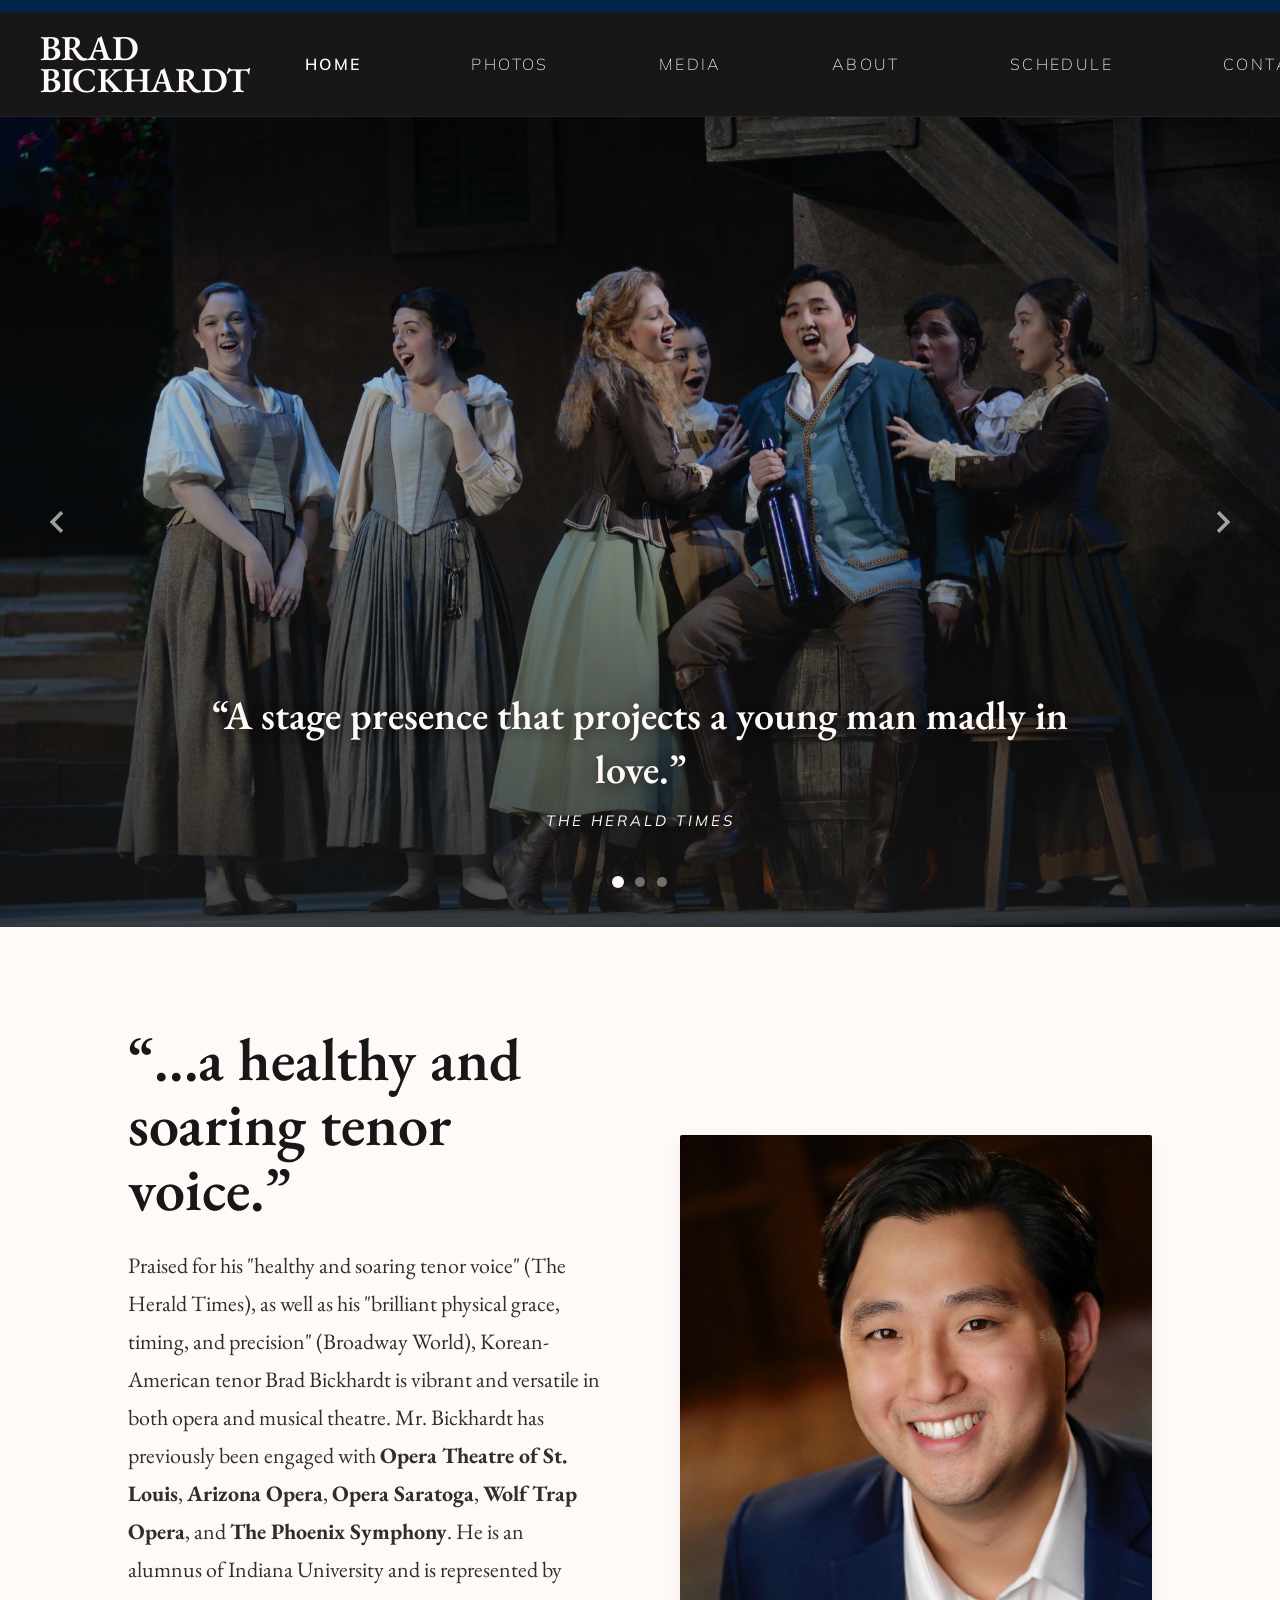
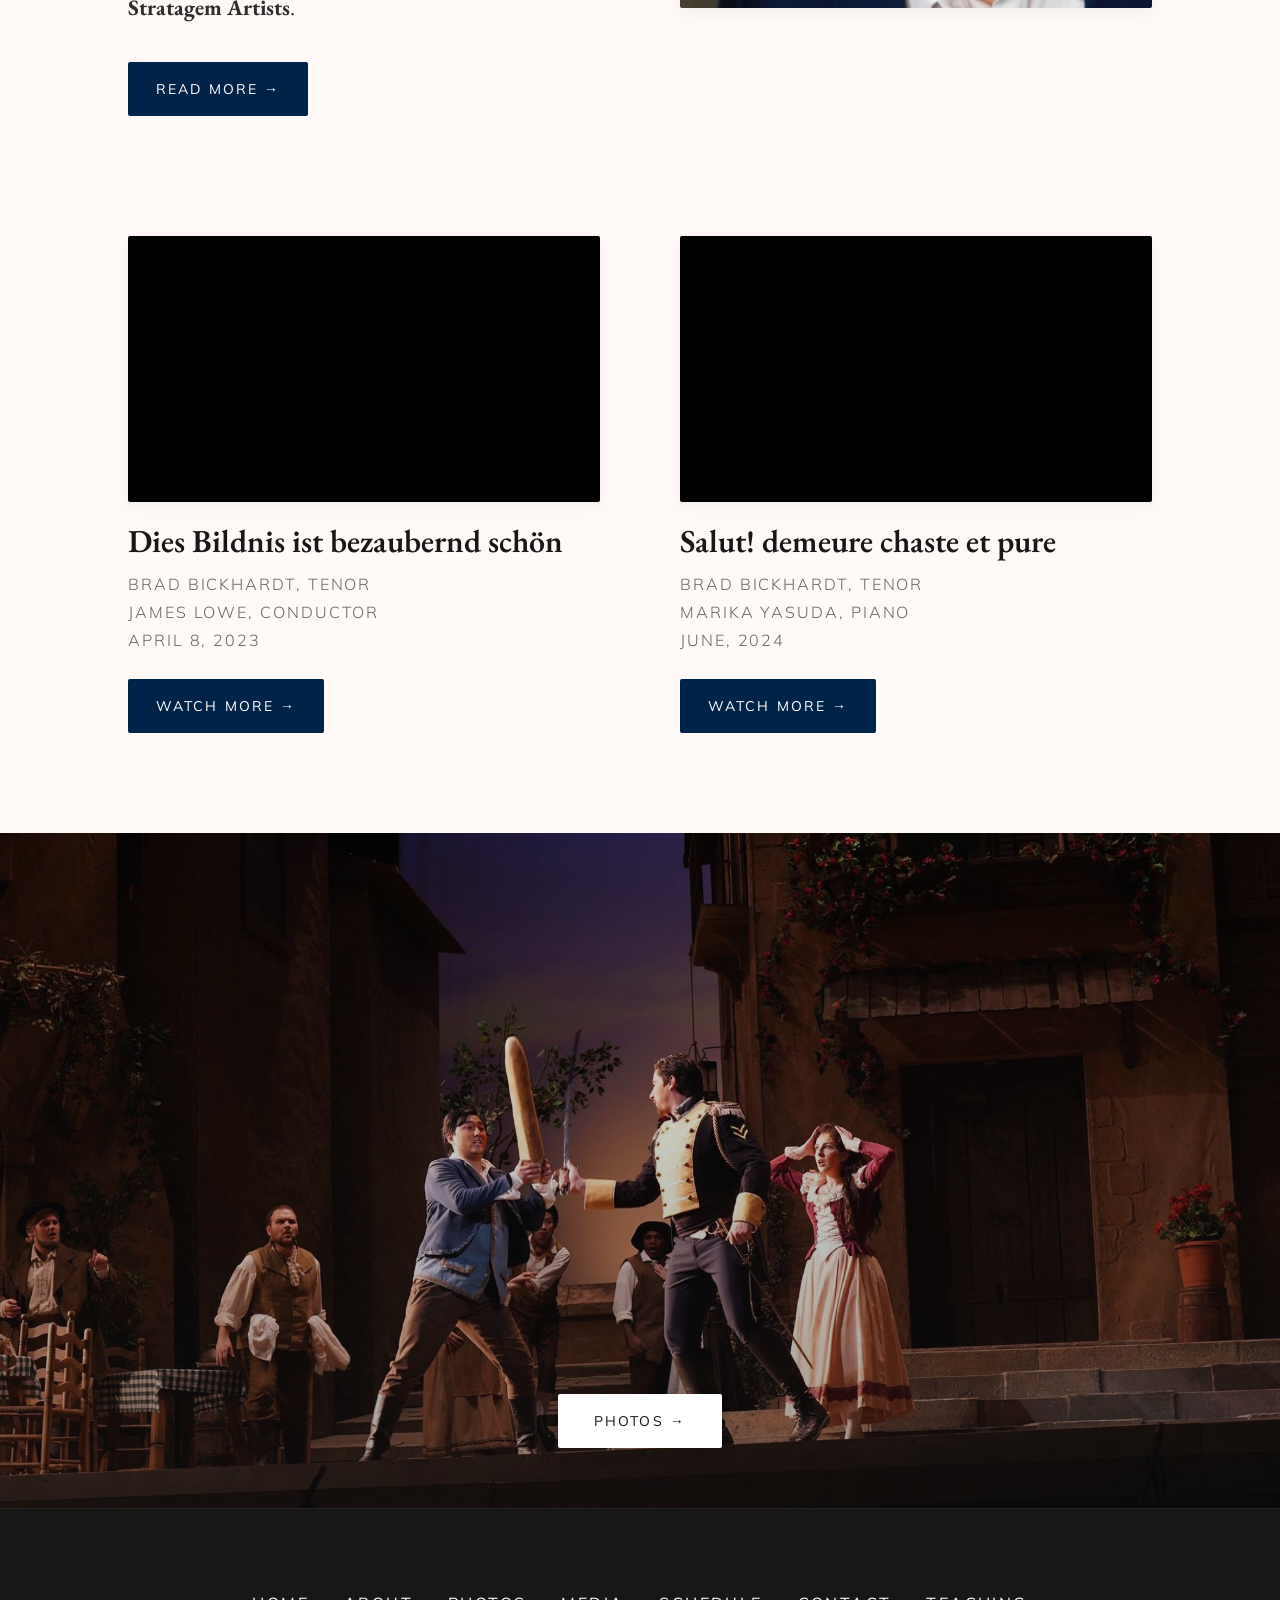
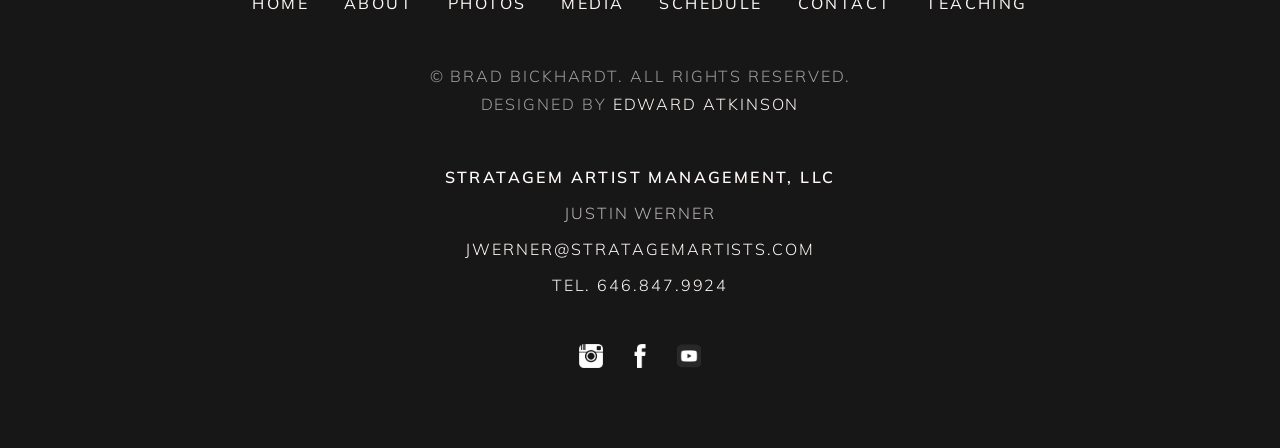
<file: index.html>
<!DOCTYPE html>
<html lang="en">
<head>
  <meta charset="UTF-8">
  <meta name="viewport" content="width=device-width, initial-scale=1.0">
  <title>Brad Bickhardt | Tenor</title>
  
  <!-- Google Fonts (EB Garamond 400/600 & Mulish 200/300/400/600) -->
  <link rel="preconnect" href="https://fonts.googleapis.com">
  <link rel="preconnect" href="https://fonts.gstatic.com" crossorigin>
  <link href="https://fonts.googleapis.com/css2?family=EB+Garamond:wght@400;600&family=Mulish:wght@200;300;400;600&display=swap" rel="stylesheet">
  
  <!-- Home Page Relative Stylesheet Link -->
  <link rel="stylesheet" href="style.css">
</head>
<body>

  <!-- Navigation Bar Component -->
  <header class="site-header">
    <div class="header-container">
      <!-- 1. Logo (Extreme Left) -->
      <a href="" class="logo">
        BRAD<br>BICKHARDT
      </a>

      <!-- 2. Navigation Menu (Middle) -->
      <nav class="nav-menu">
        <ul class="nav-list">
          <li><a href="" class="nav-link active">HOME</a></li>
          <li><a href="photos/" class="nav-link">PHOTOS</a></li>
          <li><a href="media/" class="nav-link">MEDIA</a></li>
          <li><a href="about/" class="nav-link">ABOUT</a></li>
          <li><a href="schedule/" class="nav-link">SCHEDULE</a></li>
          <li><a href="contact/" class="nav-link">CONTACT</a></li>
          <li><a href="teaching/" class="nav-link">TEACHING</a></li>
        </ul>
      </nav>

      <!-- 3. CTA Contact Button (Extreme Right on Desktop) -->
      <a href="/contact/" class="desktop-cta-button">CONTACT</a>

      <!-- 4. Hamburger Toggle (Extreme Right on Mobile) -->
      <button class="menu-toggle" aria-label="Toggle menu" aria-expanded="false">
        <span class="hamburger-line"></span>
        <span class="hamburger-line"></span>
        <span class="hamburger-line"></span>
      </button>
    </div>
  </header>

  <!-- Main Content Area -->
  <main>
    <!-- Hero Carousel Component (90VH height) -->
    <section class="hero-carousel">
      <div class="carousel-container">
        
        <!-- Slide 1 (Active by Default with Mobile Focal Class) -->
        <div class="carousel-slide active slide-1" style="background-image: url('img/carousel-1.jpg');">
          <div class="carousel-overlay"></div>
          <div class="carousel-content">
            <blockquote class="carousel-quote">“A stage presence that projects a young man madly in love.”</blockquote>
            <cite class="carousel-cite">THE HERALD TIMES</cite>
          </div>
        </div>

        <!-- Slide 2 (with Mobile Focal Class) -->
        <div class="carousel-slide slide-2" style="background-image: url('img/carousel-2.jpg');">
          <div class="carousel-overlay"></div>
          <div class="carousel-content">
            <blockquote class="carousel-quote">“The grease that made the gears of this production work.”</blockquote>
            <cite class="carousel-cite">SEEN AND HEARD INTERNATIONAL</cite>
          </div>
        </div>

        <!-- Slide 3 (with Mobile Focal Class) -->
        <div class="carousel-slide slide-3" style="background-image: url('img/carousel-3.jpg');">
          <div class="carousel-overlay"></div>
          <div class="carousel-content">
            <blockquote class="carousel-quote">“A healthy and soaring tenor voice.”</blockquote>
            <cite class="carousel-cite">THE HERALD TIMES</cite>
          </div>
        </div>

        <!-- Navigation Chevrons -->
        <button class="carousel-nav carousel-prev" aria-label="Previous slide">
          <svg viewBox="0 0 24 24">
            <path d="M15.41 7.41L14 6l-6 6 6 6 1.41-1.41L10.83 12z" fill="#fff"/>
          </svg>
        </button>
        <button class="carousel-nav carousel-next" aria-label="Next slide">
          <svg viewBox="0 0 24 24">
            <path d="M10 6L8.59 7.41 13.17 12l-4.58 4.59L10 18l6-6z" fill="#fff"/>
          </svg>
        </button>

        <!-- Slide Indicator Dots -->
        <div class="carousel-dots">
          <button class="carousel-dot active" aria-label="Go to slide 1"></button>
          <button class="carousel-dot" aria-label="Go to slide 2"></button>
          <button class="carousel-dot" aria-label="Go to slide 3"></button>
        </div>

      </div>
    </section>

    <!-- Homepage Grid Sections (Light Warm Off-White) -->
    <section class="home-grid-section">
      <div class="grid-container">
        
        <!-- SUB-SECTION 1: THE BIO BLOCK (Responsive 2-Column Grid) -->
        <div class="bio-grid">
          <!-- Left Column: Bio copy and Call-To-Action -->
          <div class="bio-text-col">
            <h2 class="grid-headline">“...a healthy and soaring tenor voice.”</h2>
            <p class="grid-paragraph">
              Praised for his "healthy and soaring tenor voice" (The Herald Times), as well as his "brilliant physical grace, 
              timing, and precision" (Broadway World), Korean-American tenor Brad Bickhardt is vibrant and versatile in both opera and 
              musical theatre. Mr. Bickhardt has previously been engaged with <strong>Opera Theatre of St. Louis</strong>, <strong>Arizona Opera</strong>, 
              <strong>Opera Saratoga</strong>, <strong>Wolf Trap Opera</strong>, and <strong>The Phoenix Symphony</strong>. He is an alumnus of Indiana University 
              and is represented by <strong>Stratagem Artists</strong>.
            </p>
            <a href="about/" class="btn-dark-blue">READ MORE →</a>
          </div>

          <!-- Right Column: Vertical Headshot (Stacks second on Mobile) -->
          <div class="bio-image-col">
            <img src="img/headshot_home.jpg" alt="Brad Bickhardt Portrait" class="bio-headshot" loading="lazy">
          </div>
        </div>

        <!-- SUB-SECTION 2: THE VIDEO BLOCK (Responsive 2-Column IFrame Grid) -->
        <div class="video-grid">
          
          <!-- Left Video Block -->
          <div class="video-card">
            <div class="video-iframe-wrapper">
              <iframe width="560" height="315" src="https://www.youtube.com/embed/g_jZrIW-ZT4?si=8ACznlz-nbdhYzWU" title="YouTube video player" frameborder="0" allow="accelerometer; autoplay; clipboard-write; encrypted-media; gyroscope; picture-in-picture; web-share" referrerpolicy="strict-origin-when-cross-origin" allowfullscreen></iframe>  
			</div>
            <h3 class="video-title">Dies Bildnis ist bezaubernd schön</h3>
            <p class="video-meta">
              BRAD BICKHARDT, TENOR<br>
              JAMES LOWE, CONDUCTOR<br>
              APRIL 8, 2023
            </p>
            <a href="media/" class="btn-dark-blue">WATCH MORE →</a>
          </div>

          <!-- Right Video Block -->
          <div class="video-card">
            <div class="video-iframe-wrapper">
              <iframe width="560" height="315" src="https://www.youtube.com/embed/4t5rj-cFkt0?si=hajAg7ZHv5CHnxuZ" title="YouTube video player" frameborder="0" allow="accelerometer; autoplay; clipboard-write; encrypted-media; gyroscope; picture-in-picture; web-share" referrerpolicy="strict-origin-when-cross-origin" allowfullscreen></iframe>
            </div>
            <h3 class="video-title">Salut! demeure chaste et pure</h3>
            <p class="video-meta">
              BRAD BICKHARDT, TENOR<br>
              MARIKA YASUDA, PIANO<br>
              JUNE, 2024
            </p>
            <a href="media/" class="btn-dark-blue">WATCH MORE →</a>
          </div>

        </div>

      </div>
    </section>
  </main>
  
    <!-- NEW COMPONENT: FULL-WIDTH BANNER WITH OVERLAY BUTTON -->
    <section class="photo-banner-section" style="background-image: url('img/home_bread.jpg');">
      <div class="photo-banner-overlay"></div>
      <div class="photo-banner-content">
        <!-- Links directly to your photos subpage -->
        <a href="photos/" class="btn-white">PHOTOS →</a>
      </div>
    </section>

  </main>
  
   <!-- BOTTOM FOOTER COMPONENT -->
  <footer class="site-footer">
    <div class="footer-container">
      
      <!-- 1. Footer Navigation Menu -->
      <nav class="footer-nav">
        <ul class="footer-nav-list">
          <li><a href="" class="footer-nav-link">HOME</a></li>
          <li><a href="about/" class="footer-nav-link">ABOUT</a></li>
          <li><a href="photos/" class="footer-nav-link">PHOTOS</a></li>
          <li><a href="media/" class="footer-nav-link">MEDIA</a></li>
          <li><a href="schedule/" class="footer-nav-link">SCHEDULE</a></li>
          <li><a href="contact/" class="footer-nav-link">CONTACT</a></li>
          <li><a href="teaching/" class="footer-nav-link">TEACHING</a></li>
        </ul>
      </nav>

      <!-- 2. Copyright / Design Credits -->
      <div class="footer-credits">
        <p>© BRAD BICKHARDT. ALL RIGHTS RESERVED.</p>
        <p>DESIGNED BY <a href="#" class="footer-link">EDWARD ATKINSON</a></p>
      </div>

      <!-- 3. Representation Details -->
      <div class="footer-management">
        <h4 class="management-title">STRATAGEM ARTIST MANAGEMENT, LLC</h4>
        <p class="management-meta">JUSTIN WERNER</p>
        <p class="management-meta"><a href="mailto:JWERNER@STRATAGEMARTISTS.COM" class="footer-link">JWERNER@STRATAGEMARTISTS.COM</a></p>
        <p class="management-meta"><a href="tel:6468479924" class="footer-link">TEL. 646.847.9924</a></p>
      </div>

      <!-- 4. PNG Social Media Icons -->
      <div class="footer-socials">
        <a href="#" class="social-icon-link" aria-label="Instagram"><img src="img/social_inst.png" alt="Instagram"></a>
        <a href="#" class="social-icon-link" aria-label="Facebook"><img src="img/social_fb.png" alt="Facebook"></a>
        <a href="#" class="social-icon-link" aria-label="YouTube"><img src="img/social_yt.png" alt="YouTube"></a>
      </div>

    </div>
  </footer>

  <!-- Javascript imports -->
  <script src="js/menu.js" defer></script>
  <script src="js/carousel.js" defer></script>
</body>
</html>
</file>
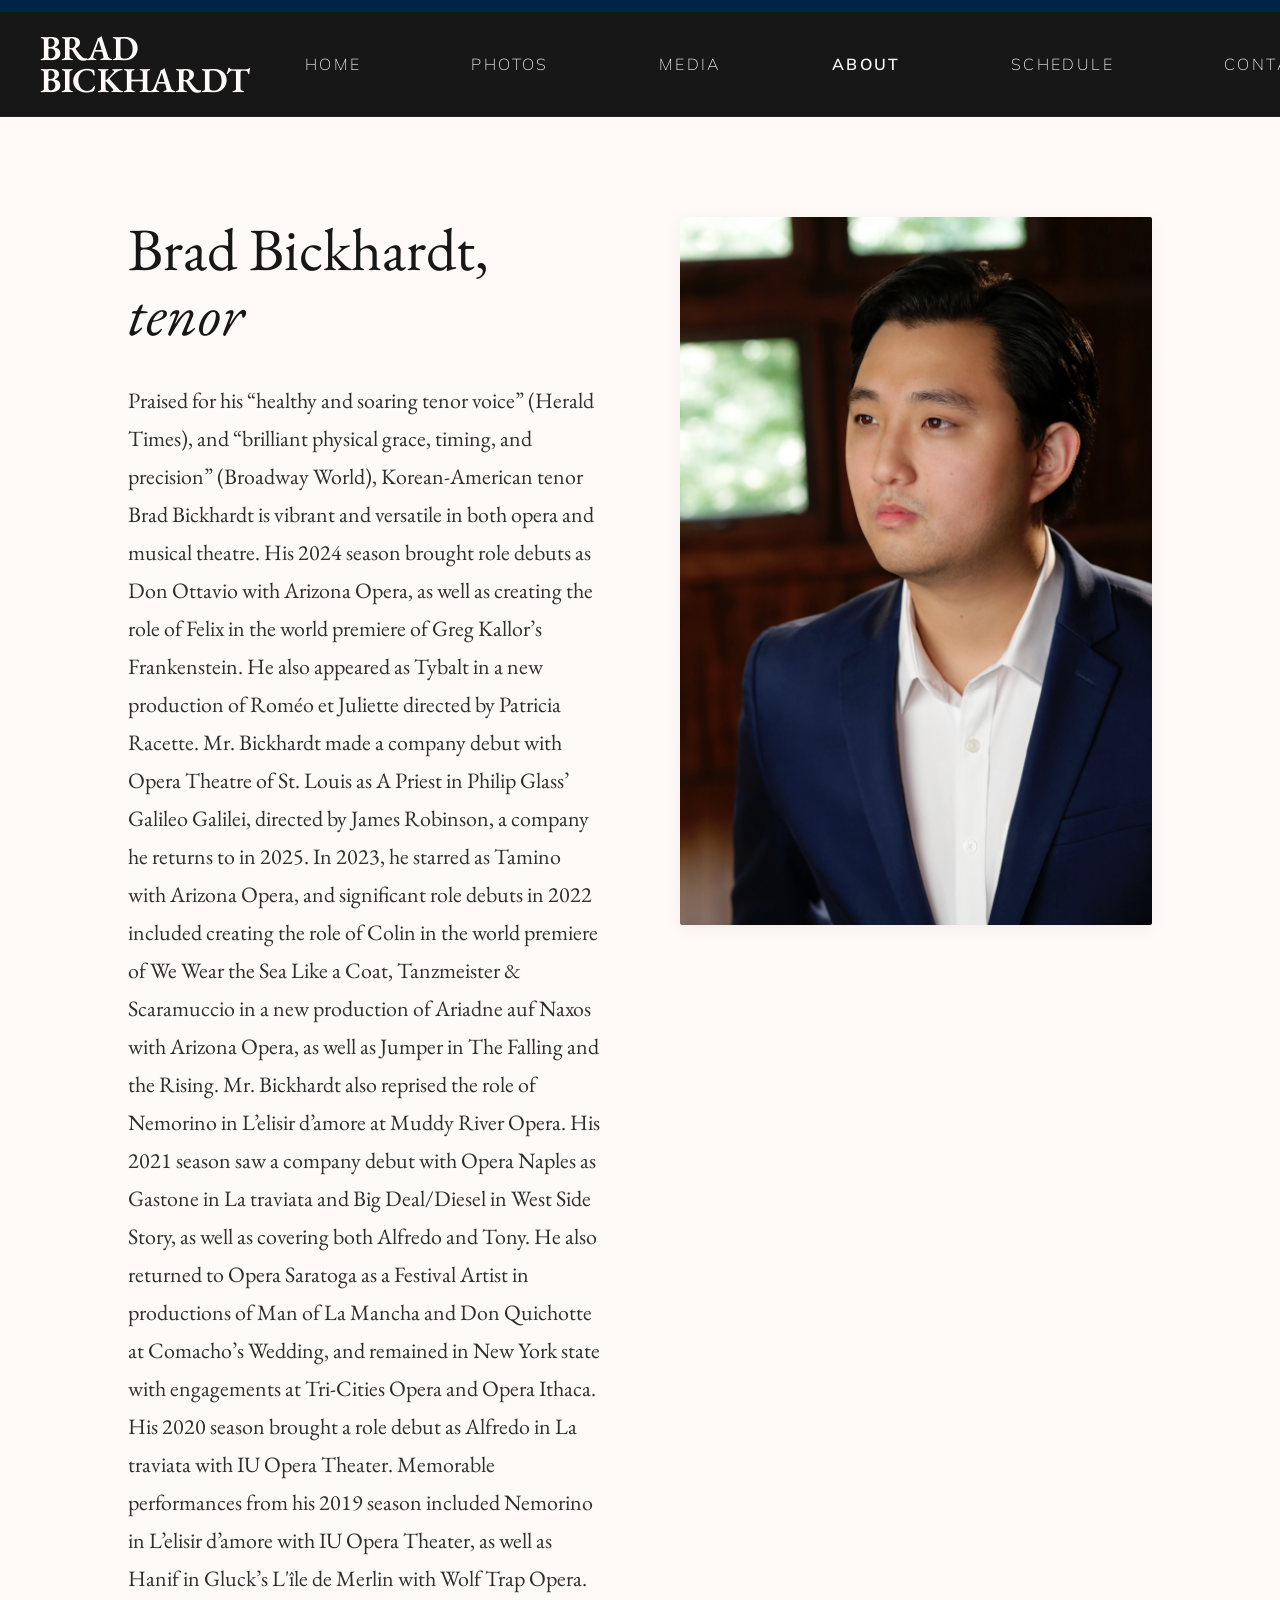
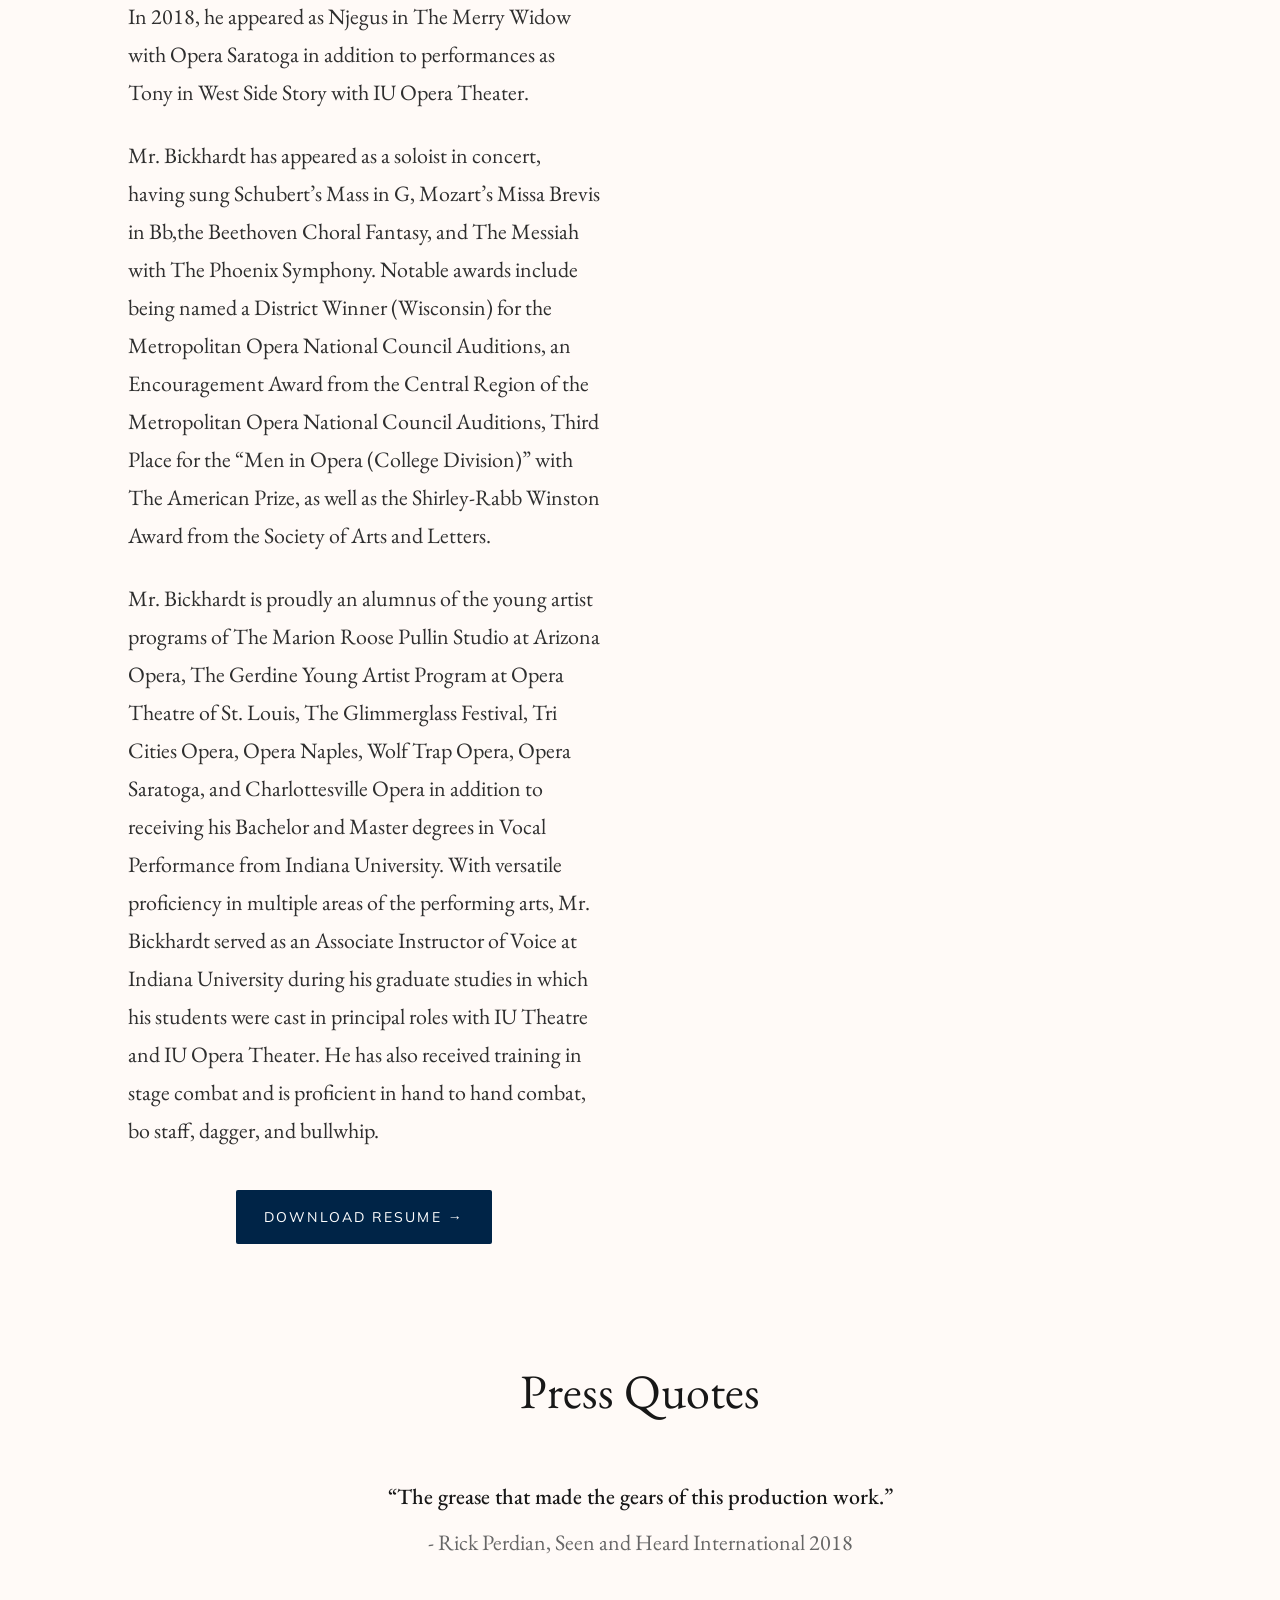
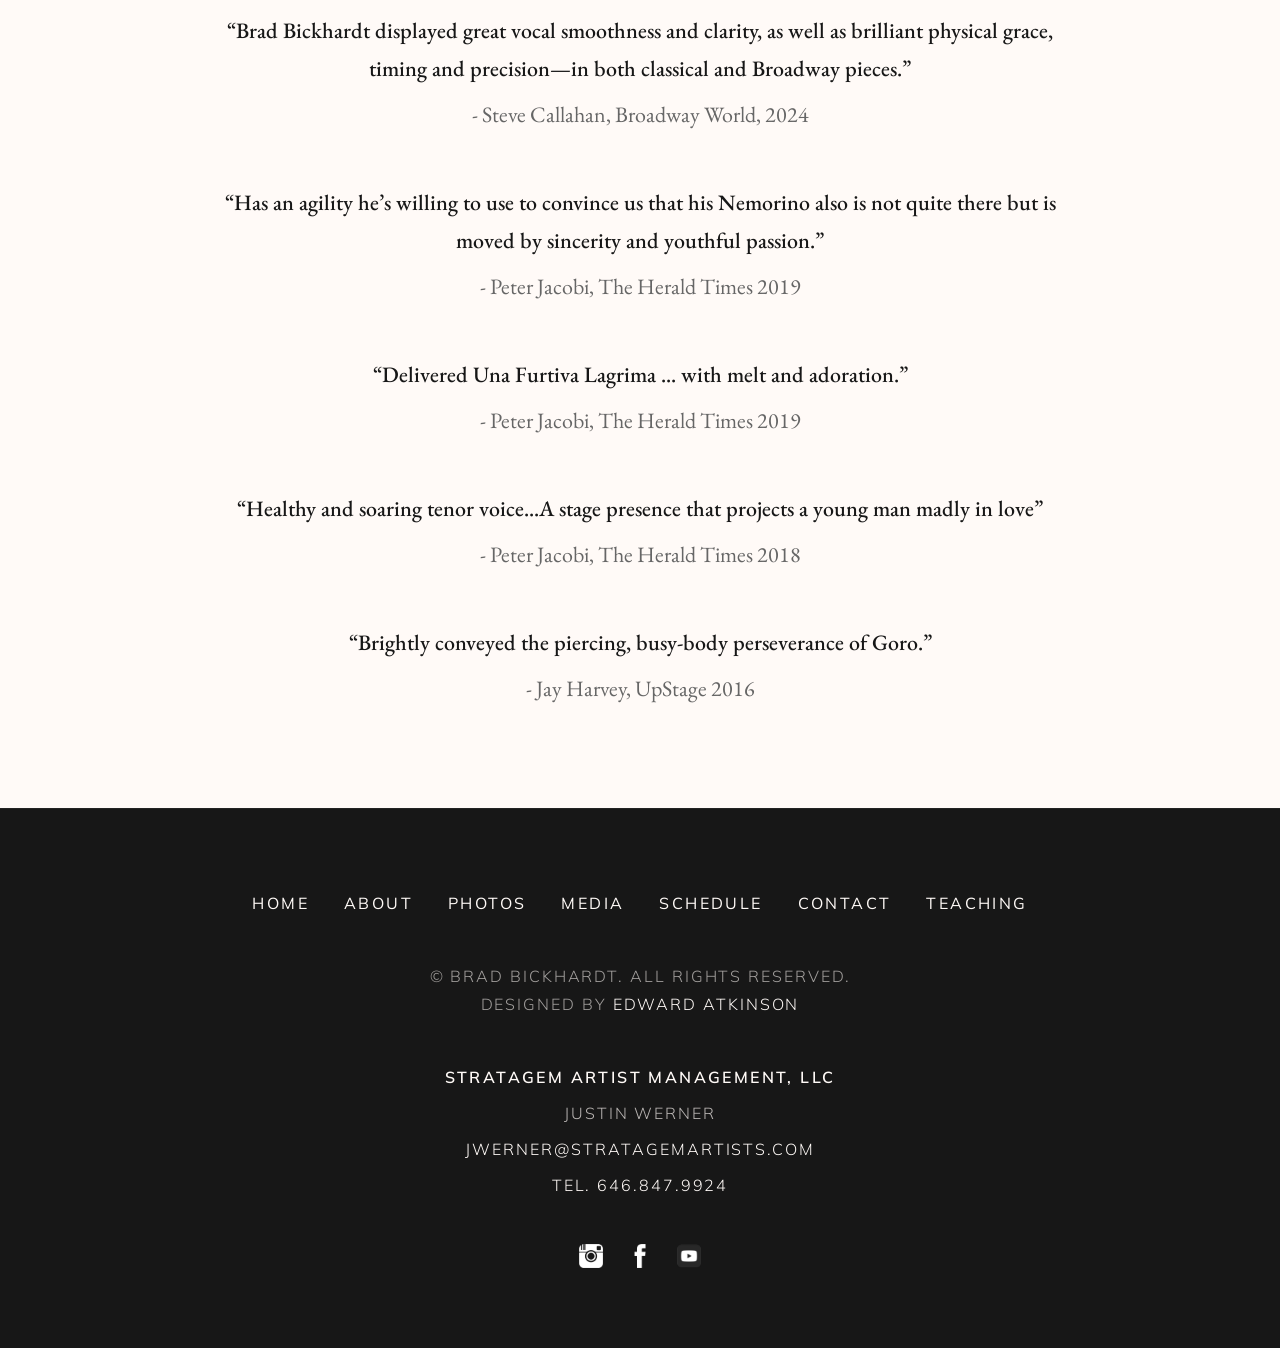
<file: about/index.html>
<!DOCTYPE html>
<html lang="en">
<head>
  <meta charset="UTF-8">
  <meta name="viewport" content="width=device-width, initial-scale=1.0">
  <title>About | Brad Bickhardt | Tenor</title>
  
  <!-- Google Fonts (EB Garamond 400/600 & Mulish 200/300/400/600) -->
  <link rel="preconnect" href="https://fonts.googleapis.com">
  <link rel="preconnect" href="https://fonts.gstatic.com" crossorigin>
  <link href="https://fonts.googleapis.com/css2?family=EB+Garamond:ital,wght@0,400..600;1,400..600&family=Mulish:wght@200;300;400;600&display=swap" rel="stylesheet">
  
  <!-- Home Page Relative Stylesheet Link -->
  <link rel="stylesheet" href="../style.css">
</head>
<body>

  <!-- Navigation Bar Component -->
  <header class="site-header">
    <div class="header-container">
      <!-- 1. Logo (Extreme Left) -->
      <a href="../" class="logo">
        BRAD<br>BICKHARDT
      </a>

      <!-- 2. Navigation Menu (Middle) -->
      <nav class="nav-menu">
        <ul class="nav-list">
          <li><a href="../" class="nav-link">HOME</a></li>
          <li><a href="../photos/" class="nav-link">PHOTOS</a></li>
          <li><a href="../media/" class="nav-link">MEDIA</a></li>
          <li><a href="../about/" class="nav-link active">ABOUT</a></li>
          <li><a href="../schedule/" class="nav-link">SCHEDULE</a></li>
          <li><a href="../contact/" class="nav-link">CONTACT</a></li>
          <li><a href="../teaching/" class="nav-link">TEACHING</a></li>
        </ul>
      </nav>

      <!-- 3. CTA Contact Button (Extreme Right on Desktop) -->
      <a href="../contact/" class="desktop-cta-button">CONTACT</a>

      <!-- 4. Hamburger Toggle (Extreme Right on Mobile) -->
      <button class="menu-toggle" aria-label="Toggle menu" aria-expanded="false">
        <span class="hamburger-line"></span>
        <span class="hamburger-line"></span>
        <span class="hamburger-line"></span>
      </button>
    </div>
  </header>

  <!-- Main Content Area -->
<main>
  <section class="about-section">
    <div class="about-container">
      
      <!-- SUB-SECTION 1: THE BIO GRID (Equal 2-Column Split) -->
      <div class="about-grid">
        <!-- Left Column: Biography Copy & Download Button -->
        <div class="about-text-col">
          <h1 class="about-headline">Brad Bickhardt, <em>tenor</em></h1>
          
          <p class="about-paragraph">Praised for his “healthy and soaring tenor voice” (Herald Times), and “brilliant physical grace, timing, and precision” (Broadway World),  Korean-American tenor Brad Bickhardt is vibrant and versatile in both opera and musical theatre. His 2024 season brought role debuts as Don Ottavio with Arizona Opera, as well as creating the role of Felix in the world premiere of Greg Kallor’s Frankenstein. He also appeared as Tybalt in a new production of Roméo et Juliette directed by Patricia Racette.  Mr. Bickhardt made a company debut with Opera Theatre of St. Louis as A Priest in Philip Glass’ Galileo Galilei, directed by James Robinson, a company he returns to in 2025. In 2023, he starred as Tamino with Arizona Opera, and significant role debuts in 2022 included creating the role of Colin in the world premiere of We Wear the Sea Like a Coat, Tanzmeister & Scaramuccio in a new production of Ariadne auf Naxos with Arizona Opera, as well as Jumper in The Falling and the Rising. Mr. Bickhardt also reprised the role of Nemorino in L’elisir d’amore at Muddy River Opera. His 2021 season saw a company debut with Opera Naples as Gastone in La traviata and Big Deal/Diesel in West Side Story, as well as covering both Alfredo and Tony. He also returned to Opera Saratoga as a Festival Artist in productions of Man of La Mancha and Don Quichotte at Comacho’s Wedding, and remained in New York state with engagements at Tri-Cities Opera and Opera Ithaca. His 2020 season brought a role debut as Alfredo in La traviata with IU Opera Theater. Memorable performances from his 2019 season included Nemorino in L’elisir d’amore with IU Opera Theater, as well as Hanif in Gluck’s L'île de Merlin with Wolf Trap Opera.  In 2018, he appeared as Njegus in The Merry Widow with Opera Saratoga in addition to performances as Tony in West Side Story with IU Opera Theater.</p>
          <p class="about-paragraph">Mr. Bickhardt has appeared as a soloist in concert, having sung Schubert’s Mass in G, Mozart’s Missa Brevis in Bb,the Beethoven Choral Fantasy, and The Messiah with The Phoenix Symphony. Notable awards include being named a District Winner (Wisconsin) for the Metropolitan Opera National Council Auditions, an Encouragement Award from the Central Region of the Metropolitan Opera National Council Auditions, Third Place for the “Men in Opera (College Division)” with The American Prize, as well as the Shirley-Rabb Winston Award from the Society of Arts and Letters.</p>
          <p class="about-paragraph">Mr. Bickhardt is proudly an alumnus of the young artist programs of The Marion Roose Pullin Studio at Arizona Opera, The Gerdine Young Artist Program at Opera Theatre of St. Louis, The Glimmerglass Festival, Tri Cities Opera, Opera Naples, Wolf Trap Opera, Opera Saratoga, and Charlottesville Opera in addition to receiving his Bachelor and Master degrees in Vocal Performance from Indiana University. With versatile proficiency in multiple areas of the performing arts, Mr. Bickhardt served as an Associate Instructor of Voice at Indiana University during his graduate studies in which his students were cast in principal roles with IU Theatre and IU Opera Theater.  He has also received training in stage combat and is proficient in hand to hand combat, bo staff, dagger, and bullwhip.</p>
          
          <!-- Centered CTA button within the left column -->
          <div class="about-button-wrapper">
            <a href="../Brad_Bickhardt_resume.pdf" target="_blank" class="btn-dark-blue">DOWNLOAD RESUME →</a>
          </div>
        </div>

        <!-- Right Column: Vertical Headshot (Expands naturally to column width) -->
        <div class="about-image-col">
          <img src="../img/headshot_about.jpeg" alt="Brad Bickhardt Portrait" class="about-headshot" loading="lazy">
        </div>
      </div>

      <!-- SUB-SECTION 2: PRESS QUOTES (Centered stack, no divider line) -->
      <div class="press-quotes-container">
        <h2 class="press-heading">Press Quotes</h2>

        <!-- Quote 1 -->
        <div class="quote-item">
          <blockquote class="quote-text">“The grease that made the gears of this production work.”</blockquote>
          <cite class="quote-cite">- Rick Perdian, Seen and Heard International 2018</cite>
        </div>

        <!-- Quote 2 -->
        <div class="quote-item">
          <blockquote class="quote-text">“Brad Bickhardt displayed great vocal smoothness and clarity, as well as brilliant physical grace, timing and precision—in both classical and Broadway pieces.”</blockquote>
          <cite class="quote-cite">- Steve Callahan, Broadway World, 2024</cite>
        </div>

        <!-- Quote 3 -->
        <div class="quote-item">
          <blockquote class="quote-text">“Has an agility he’s willing to use to convince us that his Nemorino also is not quite there but is moved by sincerity and youthful passion.”</blockquote>
          <cite class="quote-cite">- Peter Jacobi, The Herald Times 2019</cite>
        </div>

        <!-- Quote 4 -->
        <div class="quote-item">
          <blockquote class="quote-text">“Delivered Una Furtiva Lagrima ... with melt and adoration.”</blockquote>
          <cite class="quote-cite">- Peter Jacobi, The Herald Times 2019</cite>
        </div>

        <!-- Quote 5 -->
        <div class="quote-item">
          <blockquote class="quote-text">“Healthy and soaring tenor voice...A stage presence that projects a young man madly in love”</blockquote>
          <cite class="quote-cite">- Peter Jacobi, The Herald Times 2018</cite>
        </div>

        <!-- Quote 6 -->
        <div class="quote-item">
          <blockquote class="quote-text">“Brightly conveyed the piercing, busy-body perseverance of Goro.”</blockquote>
          <cite class="quote-cite">- Jay Harvey, UpStage 2016</cite>
        </div>

      </div>

    </div>
  </section>
</main>
  
   <!-- BOTTOM FOOTER COMPONENT -->
  <footer class="site-footer">
    <div class="footer-container">
      
      <!-- 1. Footer Navigation Menu -->
      <nav class="footer-nav">
        <ul class="footer-nav-list">
          <li><a href="../" class="footer-nav-link">HOME</a></li>
          <li><a href="../about/" class="footer-nav-link">ABOUT</a></li>
          <li><a href="../photos/" class="footer-nav-link">PHOTOS</a></li>
          <li><a href="../media/" class="footer-nav-link">MEDIA</a></li>
          <li><a href="../schedule/" class="footer-nav-link">SCHEDULE</a></li>
          <li><a href="../contact/" class="footer-nav-link">CONTACT</a></li>
          <li><a href="../teaching/" class="footer-nav-link">TEACHING</a></li>
        </ul>
      </nav>

      <!-- 2. Copyright / Design Credits -->
      <div class="footer-credits">
        <p>© BRAD BICKHARDT. ALL RIGHTS RESERVED.</p>
        <p>DESIGNED BY <a href="#" class="footer-link">EDWARD ATKINSON</a></p>
      </div>

      <!-- 3. Representation Details -->
      <div class="footer-management">
        <h4 class="management-title">STRATAGEM ARTIST MANAGEMENT, LLC</h4>
        <p class="management-meta">JUSTIN WERNER</p>
        <p class="management-meta"><a href="mailto:JWERNER@STRATAGEMARTISTS.COM" class="footer-link">JWERNER@STRATAGEMARTISTS.COM</a></p>
        <p class="management-meta"><a href="tel:6468479924" class="footer-link">TEL. 646.847.9924</a></p>
      </div>

      <!-- 4. PNG Social Media Icons -->
      <div class="footer-socials">
        <a href="#" class="social-icon-link" aria-label="Instagram"><img src="../img/social_inst.png" alt="Instagram"></a>
        <a href="#" class="social-icon-link" aria-label="Facebook"><img src="../img/social_fb.png" alt="Facebook"></a>
        <a href="#" class="social-icon-link" aria-label="YouTube"><img src="../img/social_yt.png" alt="YouTube"></a>
      </div>

    </div>
  </footer>

  <!-- Javascript imports -->
  <script src="../js/menu.js" defer></script>
  <script src="../js/carousel.js" defer></script>
</body>
</html>
</file>
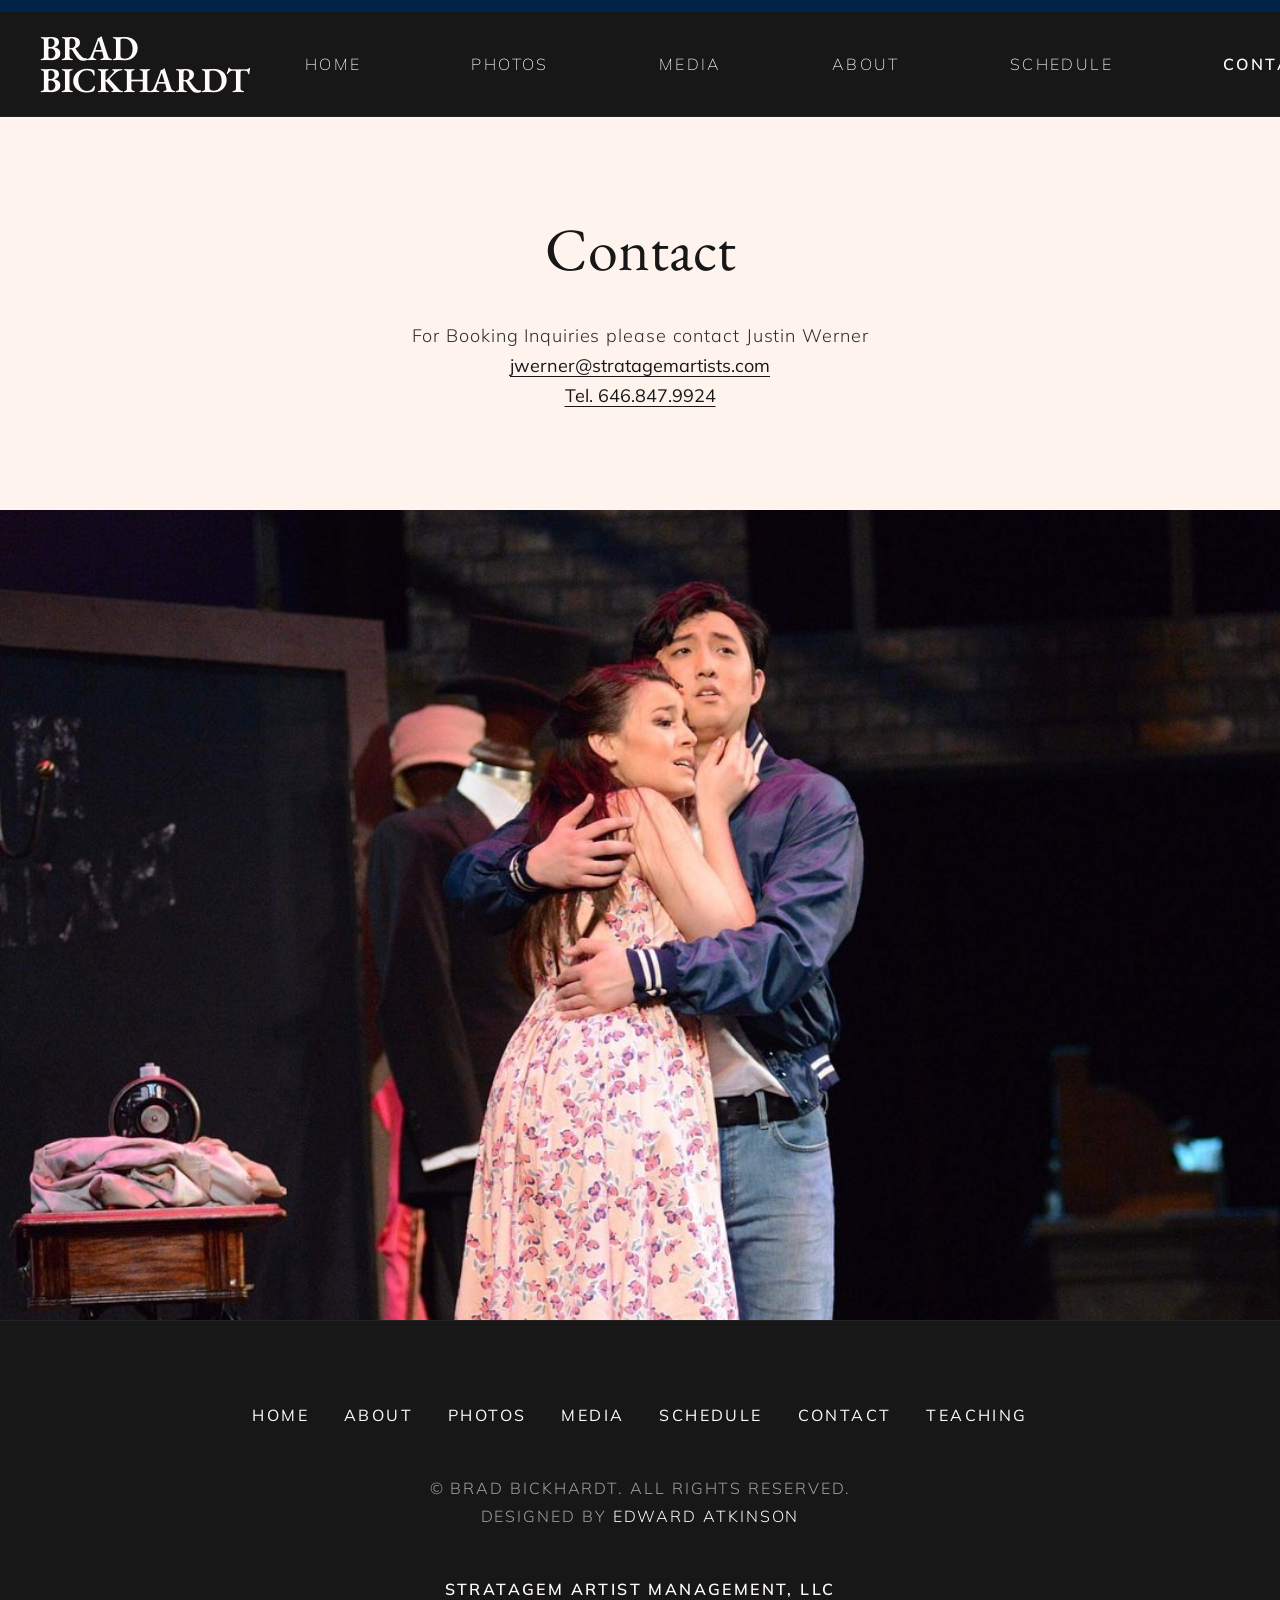
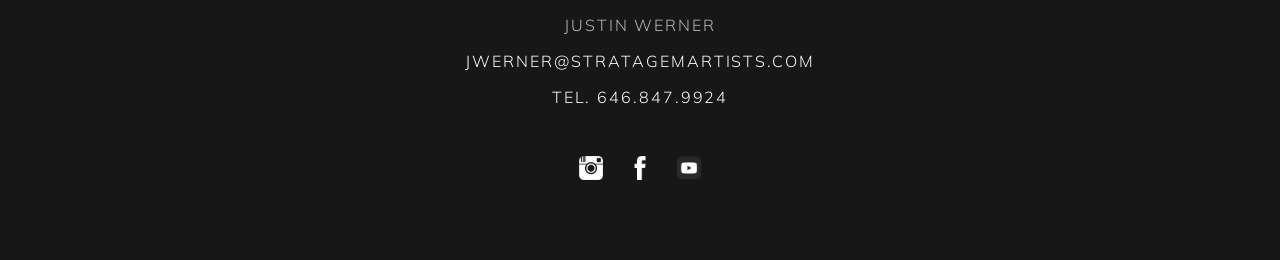
<file: contact/index.html>
<!DOCTYPE html>
<html lang="en">
<head>
  <meta charset="UTF-8">
  <meta name="viewport" content="width=device-width, initial-scale=1.0">
  <title>Contact | Brad Bickhardt | Tenor</title>
  
  <!-- Google Fonts (EB Garamond 400/600 & Mulish 200/300/400/600) -->
  <link rel="preconnect" href="https://fonts.googleapis.com">
  <link rel="preconnect" href="https://fonts.gstatic.com" crossorigin>
  <link href="https://fonts.googleapis.com/css2?family=EB+Garamond:ital,wght@0,400..600;1,400..600&family=Mulish:wght@200;300;400;600&display=swap" rel="stylesheet">
  
  <!-- Home Page Relative Stylesheet Link -->
  <link rel="stylesheet" href="../style.css">
</head>
<body>

  <!-- Navigation Bar Component -->
  <header class="site-header">
    <div class="header-container">
      <!-- 1. Logo (Extreme Left) -->
      <a href="../" class="logo">
        BRAD<br>BICKHARDT
      </a>

      <!-- 2. Navigation Menu (Middle) -->
      <nav class="nav-menu">
        <ul class="nav-list">
          <li><a href="../" class="nav-link">HOME</a></li>
          <li><a href="../photos/" class="nav-link">PHOTOS</a></li>
          <li><a href="../media/" class="nav-link">MEDIA</a></li>
          <li><a href="../about/" class="nav-link">ABOUT</a></li>
          <li><a href="../schedule/" class="nav-link">SCHEDULE</a></li>
          <li><a href="../contact/" class="nav-link active">CONTACT</a></li>
          <li><a href="../teaching/" class="nav-link">TEACHING</a></li>
        </ul>
      </nav>

      <!-- 3. CTA Contact Button (Extreme Right on Desktop) -->
      <a href="../contact/" class="desktop-cta-button">CONTACT</a>

      <!-- 4. Hamburger Toggle (Extreme Right on Mobile) -->
      <button class="menu-toggle" aria-label="Toggle menu" aria-expanded="false">
        <span class="hamburger-line"></span>
        <span class="hamburger-line"></span>
        <span class="hamburger-line"></span>
      </button>
    </div>
  </header>

<!-- START OF CONTENT WITHIN <main> TAGS -->
<main>
  <section class="contact-section">
    <div class="contact-container">
      
      <!-- Center Aligned Heading -->
      <h1 class="contact-heading">Contact</h1>
      
      <!-- Stratagem Artists Booking Info -->
      <div class="contact-info">
        <p class="contact-subtext">For Booking Inquiries please contact Justin Werner</p>
        <p class="contact-link-row">
          <a href="mailto:jwerner@stratagemartists.com" class="contact-link">jwerner@stratagemartists.com</a>
        </p>
        <p class="contact-link-row">
          <a href="tel:6468479924" class="contact-link">Tel. 646.847.9924</a>
        </p>
      </div>

    </div>
  </section>

  <!-- Big stage banner at the bottom (Full Width) -->
  <section class="contact-banner-section"></section>
</main>
<!-- END OF CONTENT WITHIN <main> TAGS -->


  <!-- BOTTOM FOOTER COMPONENT -->
  <footer class="site-footer">
    <div class="footer-container">
      
      <!-- 1. Footer Navigation Menu -->
      <nav class="footer-nav">
        <ul class="footer-nav-list">
          <li><a href="../" class="footer-nav-link">HOME</a></li>
          <li><a href="../about/" class="footer-nav-link">ABOUT</a></li>
          <li><a href="../photos/" class="footer-nav-link">PHOTOS</a></li>
          <li><a href="../media/" class="footer-nav-link">MEDIA</a></li>
          <li><a href="../schedule/" class="footer-nav-link">SCHEDULE</a></li>
          <li><a href="../contact/" class="footer-nav-link">CONTACT</a></li>
          <li><a href="../teaching/" class="footer-nav-link">TEACHING</a></li>
        </ul>
      </nav>

      <!-- 2. Copyright / Design Credits -->
      <div class="footer-credits">
        <p>© BRAD BICKHARDT. ALL RIGHTS RESERVED.</p>
        <p>DESIGNED BY <a href="#" class="footer-link">EDWARD ATKINSON</a></p>
      </div>

      <!-- 3. Representation Details -->
      <div class="footer-management">
        <h4 class="management-title">STRATAGEM ARTIST MANAGEMENT, LLC</h4>
        <p class="management-meta">JUSTIN WERNER</p>
        <p class="management-meta"><a href="mailto:JWERNER@STRATAGEMARTISTS.COM" class="footer-link">JWERNER@STRATAGEMARTISTS.COM</a></p>
        <p class="management-meta"><a href="tel:6468479924" class="footer-link">TEL. 646.847.9924</a></p>
      </div>

      <!-- 4. PNG Social Media Icons -->
      <div class="footer-socials">
        <a href="#" class="social-icon-link" aria-label="Instagram"><img src="../img/social_inst.png" alt="Instagram"></a>
        <a href="#" class="social-icon-link" aria-label="Facebook"><img src="../img/social_fb.png" alt="Facebook"></a>
        <a href="#" class="social-icon-link" aria-label="YouTube"><img src="../img/social_yt.png" alt="YouTube"></a>
      </div>

    </div>
  </footer>

  <!-- Javascript imports -->
  <script src="../js/menu.js" defer></script>
  <script src="../js/carousel.js" defer></script>
</body>
</html>
</file>
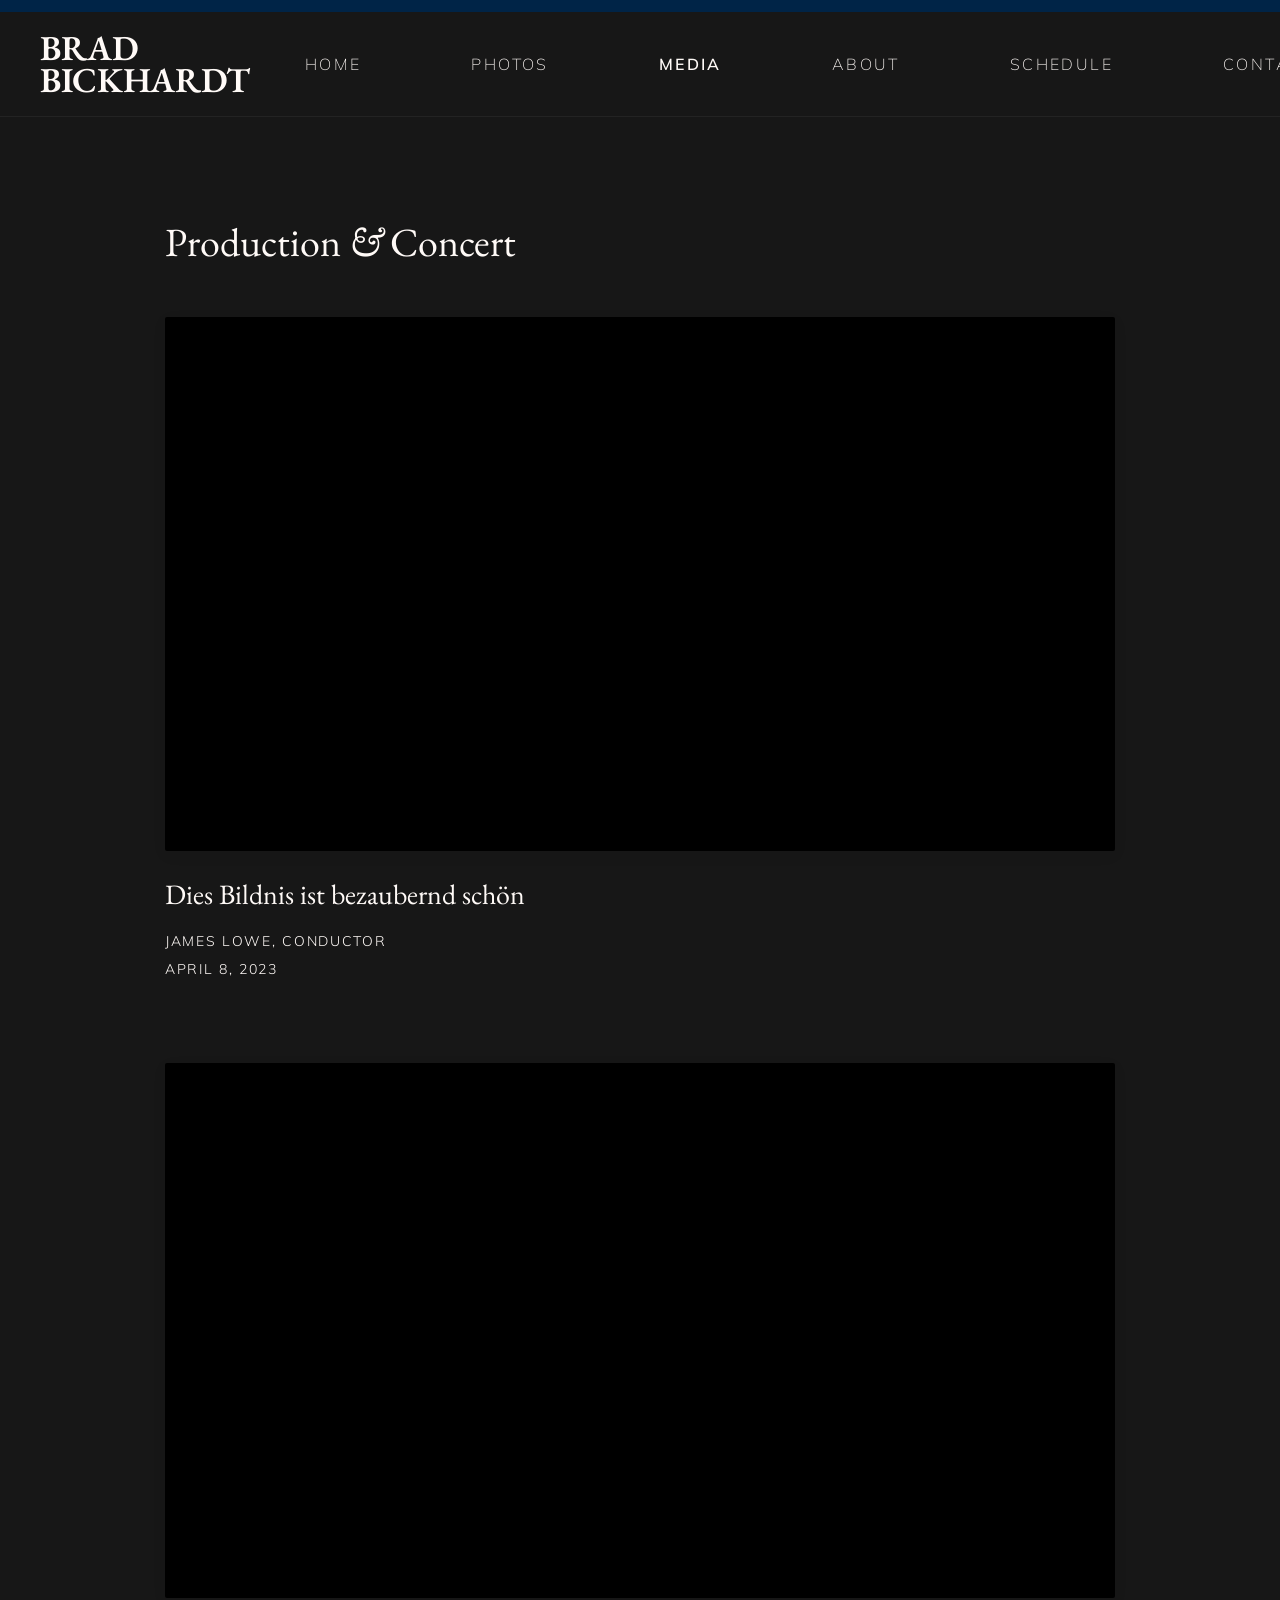
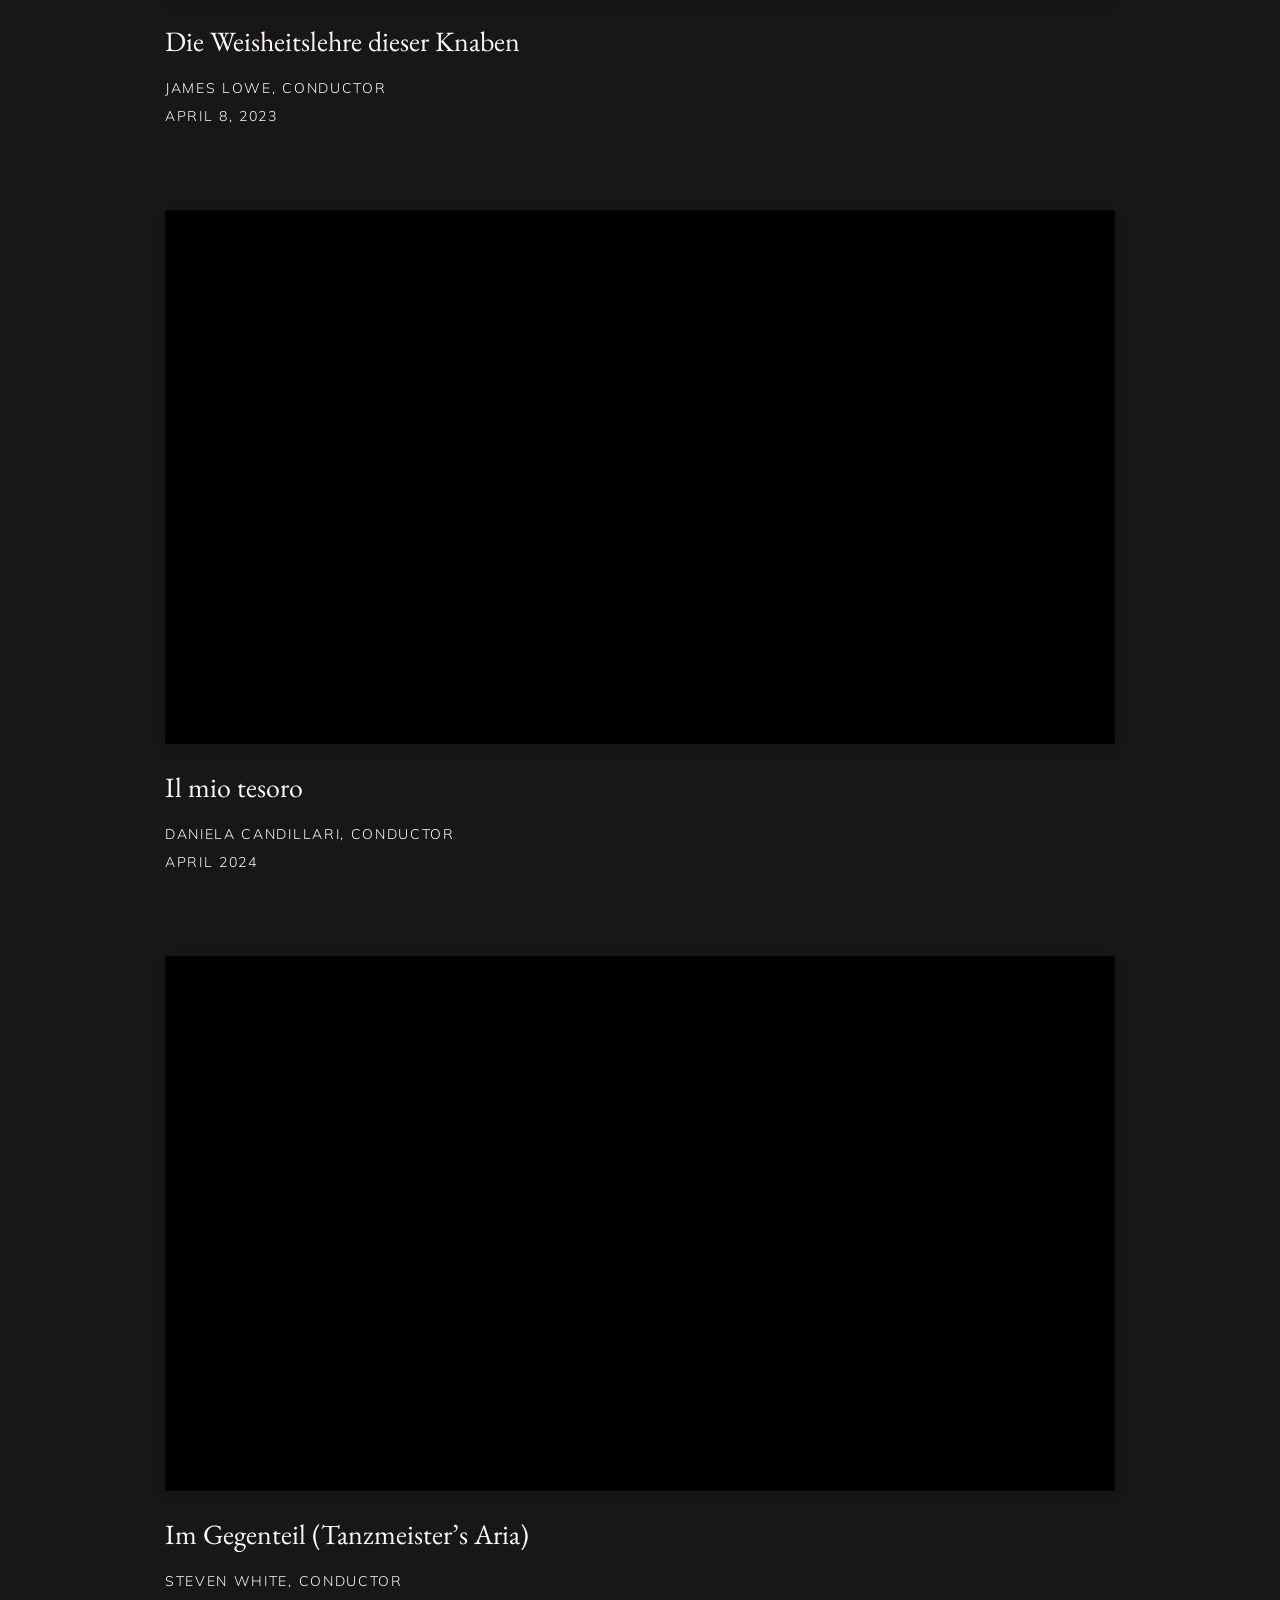
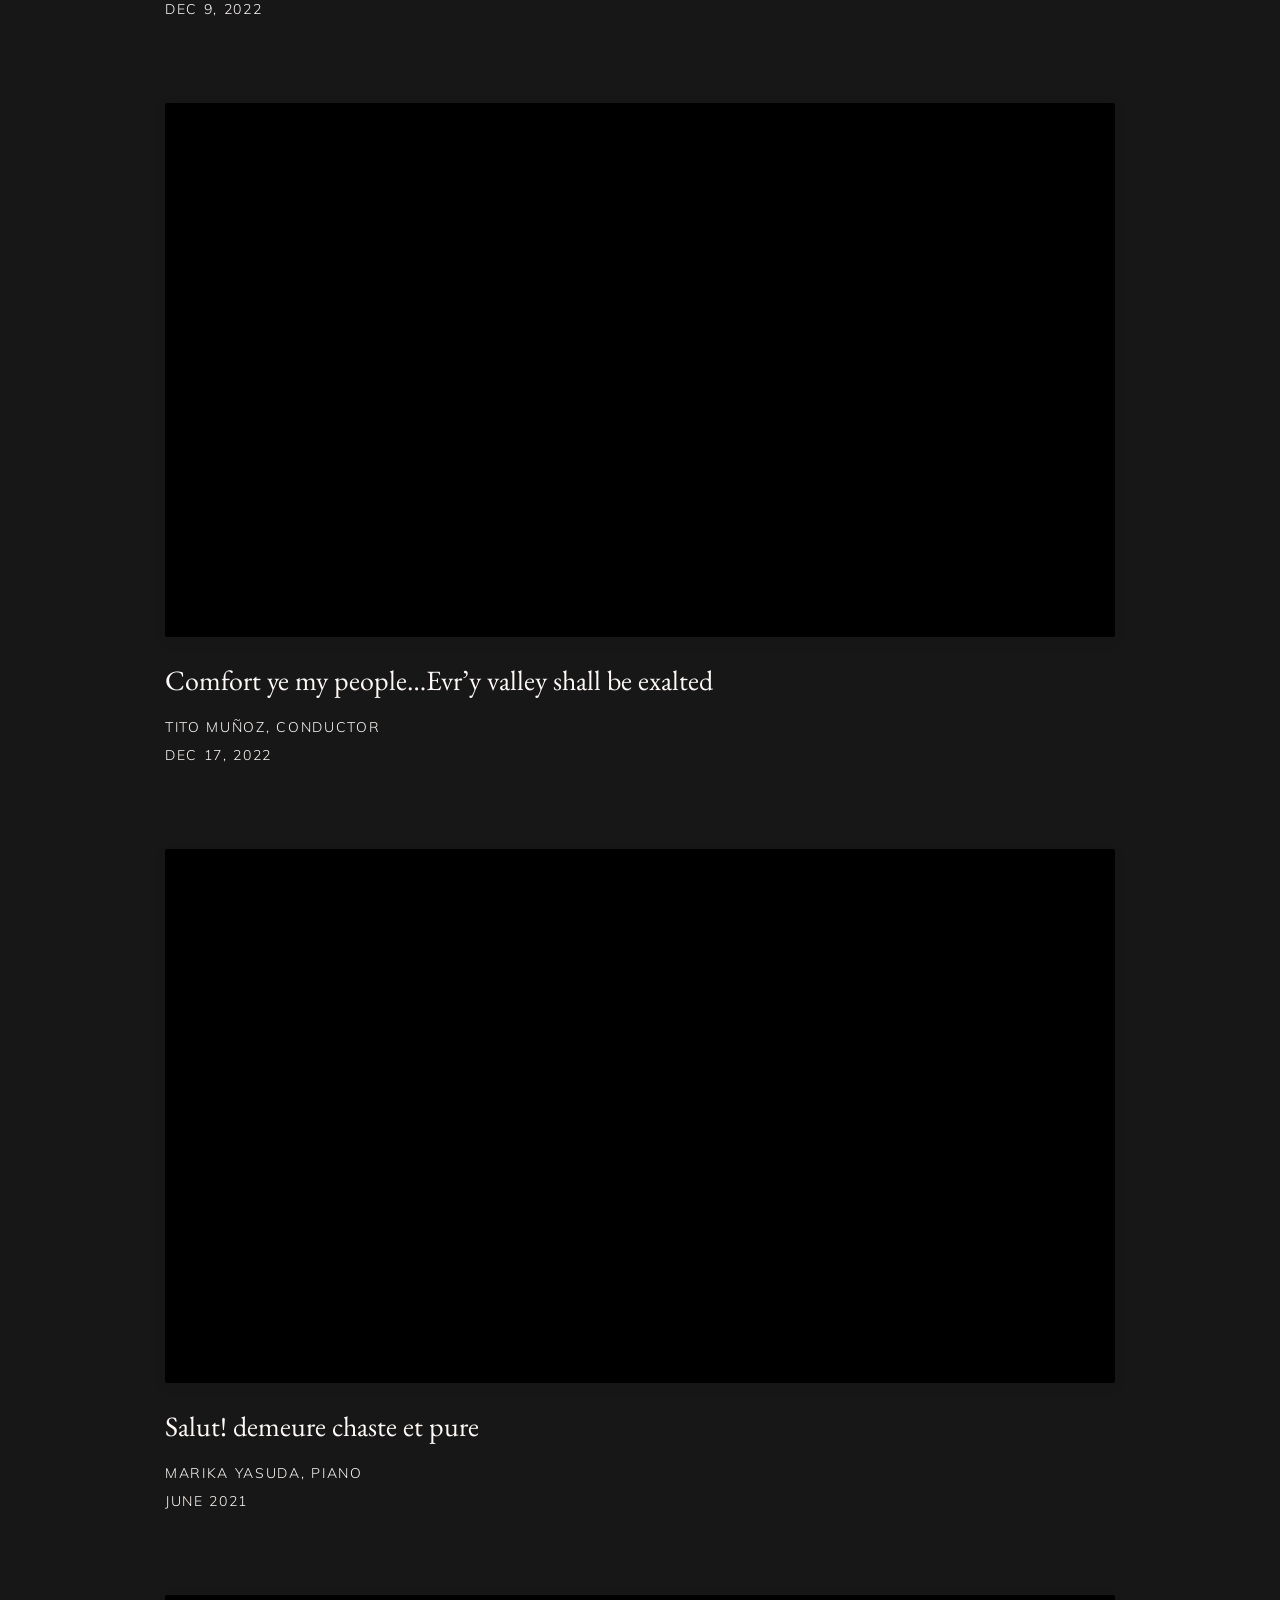
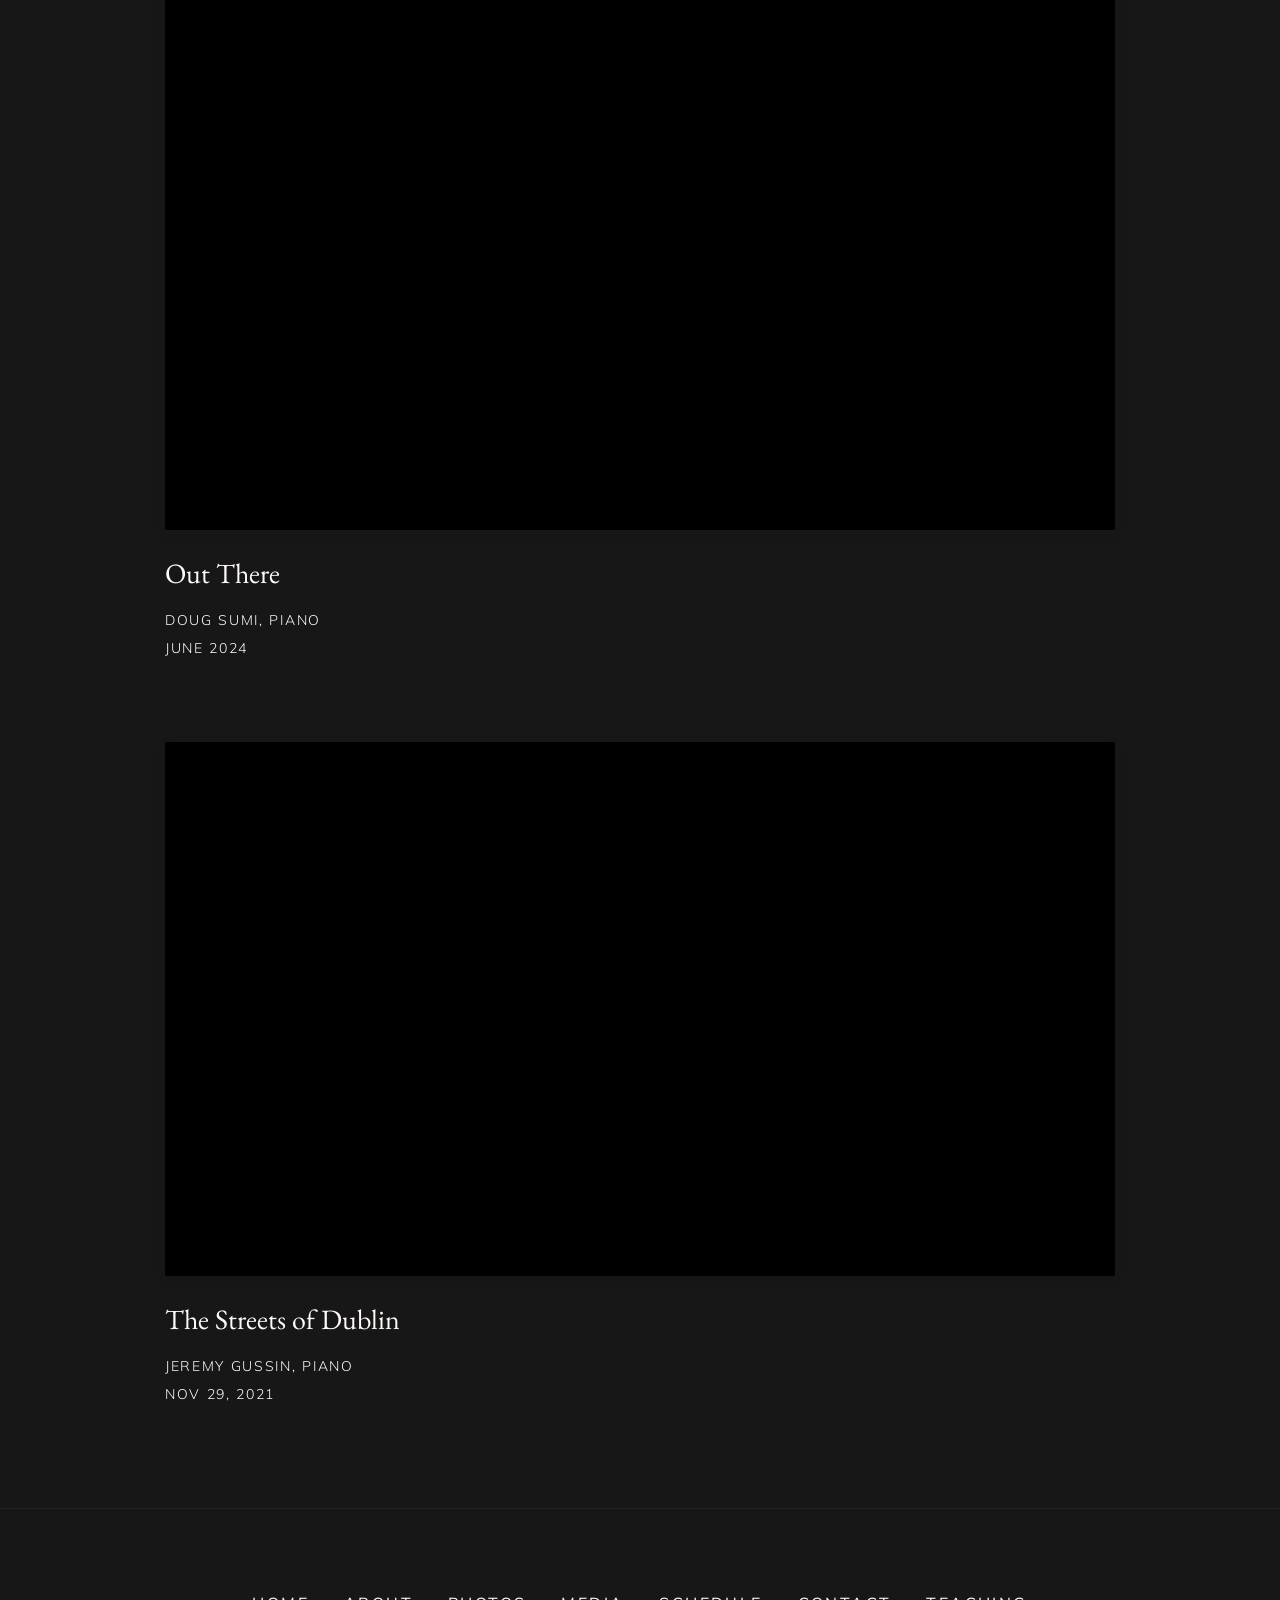
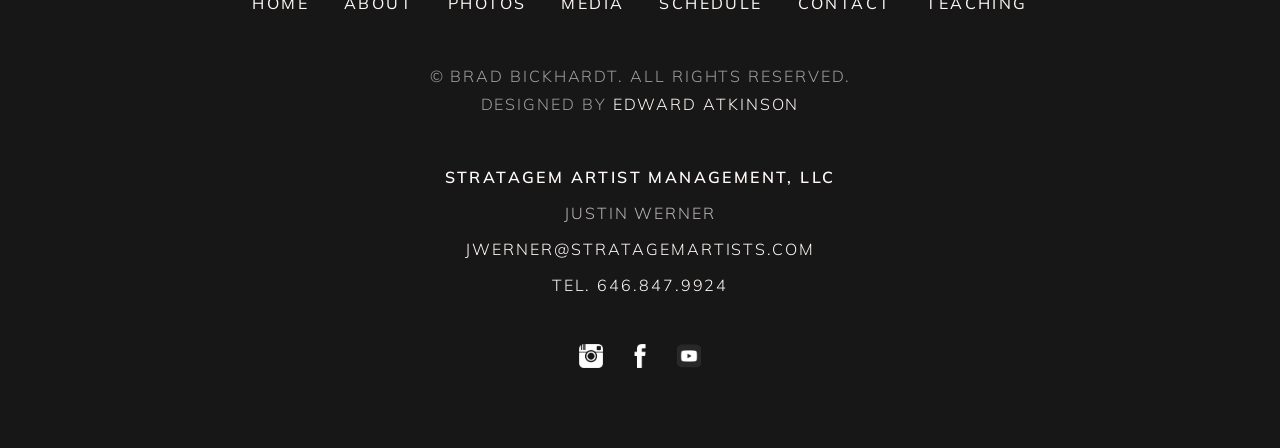
<file: media/index.html>
<!DOCTYPE html>
<html lang="en">
<head>
  <meta charset="UTF-8">
  <meta name="viewport" content="width=device-width, initial-scale=1.0">
  <title>Media | Brad Bickhardt | Tenor</title>
  
  <!-- Google Fonts (EB Garamond 400/600 & Mulish 200/300/400/600) -->
  <link rel="preconnect" href="https://fonts.googleapis.com">
  <link rel="preconnect" href="https://fonts.gstatic.com" crossorigin>
  <link href="https://fonts.googleapis.com/css2?family=EB+Garamond:ital,wght@0,400..600;1,400..600&family=Mulish:wght@200;300;400;600&display=swap" rel="stylesheet">
  
  <!-- Home Page Relative Stylesheet Link -->
  <link rel="stylesheet" href="../style.css">
</head>
<body>

  <!-- Navigation Bar Component -->
  <header class="site-header">
    <div class="header-container">
      <!-- 1. Logo (Extreme Left) -->
      <a href="../" class="logo">
        BRAD<br>BICKHARDT
      </a>

      <!-- 2. Navigation Menu (Middle) -->
      <nav class="nav-menu">
        <ul class="nav-list">
          <li><a href="../" class="nav-link">HOME</a></li>
          <li><a href="../photos/" class="nav-link">PHOTOS</a></li>
          <li><a href="../media/" class="nav-link active">MEDIA</a></li>
          <li><a href="../about/" class="nav-link">ABOUT</a></li>
          <li><a href="../schedule/" class="nav-link">SCHEDULE</a></li>
          <li><a href="../contact/" class="nav-link">CONTACT</a></li>
          <li><a href="../teaching/" class="nav-link">TEACHING</a></li>
        </ul>
      </nav>

      <!-- 3. CTA Contact Button (Extreme Right on Desktop) -->
      <a href="../contact/" class="desktop-cta-button">CONTACT</a>

      <!-- 4. Hamburger Toggle (Extreme Right on Mobile) -->
      <button class="menu-toggle" aria-label="Toggle menu" aria-expanded="false">
        <span class="hamburger-line"></span>
        <span class="hamburger-line"></span>
        <span class="hamburger-line"></span>
      </button>
    </div>
  </header>

<!-- START OF CONTENT WITHIN <main> TAGS -->
<main>
  <section class="media-section">
    <div class="media-container">
      
      <!-- Primary Heading -->
      <h1 class="media-heading">Production <em>&</em> Concert</h1>
      
      <!-- Stacked Video Cards -->
      <div class="media-list">
        
        <!-- Video 1: Dies Bildnis ist bezaubernd schön -->
        <div class="video-card">
          <div class="video-iframe-wrapper">
            <iframe width="560" height="315" src="https://www.youtube.com/embed/g_jZrIW-ZT4?si=5e6BvwSwiiXqDl_W" title="YouTube video player" frameborder="0" allow="accelerometer; autoplay; clipboard-write; encrypted-media; gyroscope; picture-in-picture; web-share" referrerpolicy="strict-origin-when-cross-origin" allowfullscreen></iframe>
			</div>
          <h3 class="video-title">Dies Bildnis ist bezaubernd schön</h3>
          <p class="video-meta">
            JAMES LOWE, CONDUCTOR<br>
            April 8, 2023
          </p>
        </div>

        <!-- Video 2: De' miei bollenti spiriti -->
        <div class="video-card">
          <div class="video-iframe-wrapper">
            <iframe width="560" height="315" src="https://www.youtube.com/embed/JTexwUiqhkI?si=FyicEQk6HZCqDxDC" title="YouTube video player" frameborder="0" allow="accelerometer; autoplay; clipboard-write; encrypted-media; gyroscope; picture-in-picture; web-share" referrerpolicy="strict-origin-when-cross-origin" allowfullscreen></iframe>
			</div>
          <h3 class="video-title">Die Weisheitslehre dieser Knaben</h3>
          <p class="video-meta">
            James Lowe, Conductor<br>
            April 8, 2023
          </p>
        </div>

        <!-- Video 3: I Have Dreamed -->
        <div class="video-card">
          <div class="video-iframe-wrapper">
            <iframe width="560" height="315" src="https://www.youtube.com/embed/9pEOKchFzBI?si=7D9X3QnFqhYG6azV" title="YouTube video player" frameborder="0" allow="accelerometer; autoplay; clipboard-write; encrypted-media; gyroscope; picture-in-picture; web-share" referrerpolicy="strict-origin-when-cross-origin" allowfullscreen></iframe>
			</div>
          <h3 class="video-title">Il mio tesoro</h3>
          <p class="video-meta">
            Daniela Candillari, Conductor<br>
            April 2024
          </p>
        </div>

        <!-- Video 4: Le Nozze di Figaro -->
        <div class="video-card">
          <div class="video-iframe-wrapper">
            <iframe width="560" height="315" src="https://www.youtube.com/embed/il4bVb7QAo8?si=b4brzerzn4vmiw8E" title="YouTube video player" frameborder="0" allow="accelerometer; autoplay; clipboard-write; encrypted-media; gyroscope; picture-in-picture; web-share" referrerpolicy="strict-origin-when-cross-origin" allowfullscreen></iframe>
			</div>
          <h3 class="video-title">Im Gegenteil (Tanzmeister’s Aria)</h3>
          <p class="video-meta">
            Steven White, Conductor<br>
            Dec 9, 2022
          </p>
        </div>

        <!-- Video 5: Comfort ye my people / Ev'ry valley shall be exalted -->
        <div class="video-card">
          <div class="video-iframe-wrapper">
            <iframe width="560" height="315" src="https://www.youtube.com/embed/viO75MZSd18?si=KBZgDsJqcc9HG4vr" title="YouTube video player" frameborder="0" allow="accelerometer; autoplay; clipboard-write; encrypted-media; gyroscope; picture-in-picture; web-share" referrerpolicy="strict-origin-when-cross-origin" allowfullscreen></iframe>
			</div>
          <h3 class="video-title">Comfort ye my people…Evr’y valley shall be exalted</h3>
          <p class="video-meta">
            TITO MUÑOZ, CONDUCTOR<br>
            Dec 17, 2022
          </p>
        </div>

        <!-- Video 6: Salut! demeure chaste et pure -->
        <div class="video-card">
          <div class="video-iframe-wrapper">
            <iframe width="560" height="315" src="https://www.youtube.com/embed/4t5rj-cFkt0?si=780OVLEY89zxGKje" title="YouTube video player" frameborder="0" allow="accelerometer; autoplay; clipboard-write; encrypted-media; gyroscope; picture-in-picture; web-share" referrerpolicy="strict-origin-when-cross-origin" allowfullscreen></iframe>
			</div>
          <h3 class="video-title">Salut! demeure chaste et pure</h3>
          <p class="video-meta">
            MARIKA YASUDA, PIANO<br>
            June 2021
          </p>
        </div>

        <!-- Video 7: Out There -->
        <div class="video-card">
          <div class="video-iframe-wrapper">
            <iframe width="560" height="315" src="https://www.youtube.com/embed/8KZ4rnC6gxM?si=0Ye3HCjb2GIkoeLI" title="YouTube video player" frameborder="0" allow="accelerometer; autoplay; clipboard-write; encrypted-media; gyroscope; picture-in-picture; web-share" referrerpolicy="strict-origin-when-cross-origin" allowfullscreen></iframe>
			</div>
          <h3 class="video-title">Out There</h3>
          <p class="video-meta">
            DOUG SUMI, PIANO<br>
            June 2024
          </p>
        </div>

        <!-- Video 8: The Streets of Dublin -->
        <div class="video-card">
          <div class="video-iframe-wrapper">
            <iframe width="560" height="315" src="https://www.youtube.com/embed/eZ60PdMPy0g?si=5FpbCfAen4FyeO_R" title="YouTube video player" frameborder="0" allow="accelerometer; autoplay; clipboard-write; encrypted-media; gyroscope; picture-in-picture; web-share" referrerpolicy="strict-origin-when-cross-origin" allowfullscreen></iframe>
			</div>
          <h3 class="video-title">The Streets of Dublin</h3>
          <p class="video-meta">
            JEREMY GUSSIN, PIANO<br>
            Nov 29, 2021
          </p>
        </div>

      </div>
    </div>
  </section>
</main>
<!-- END OF CONTENT WITHIN <main> TAGS -->


  <!-- BOTTOM FOOTER COMPONENT -->
  <footer class="site-footer">
    <div class="footer-container">
      
      <!-- 1. Footer Navigation Menu -->
      <nav class="footer-nav">
        <ul class="footer-nav-list">
          <li><a href="../" class="footer-nav-link">HOME</a></li>
          <li><a href="../about/" class="footer-nav-link">ABOUT</a></li>
          <li><a href="../photos/" class="footer-nav-link">PHOTOS</a></li>
          <li><a href="../media/" class="footer-nav-link">MEDIA</a></li>
          <li><a href="../schedule/" class="footer-nav-link">SCHEDULE</a></li>
          <li><a href="../contact/" class="footer-nav-link">CONTACT</a></li>
          <li><a href="../teaching/" class="footer-nav-link">TEACHING</a></li>
        </ul>
      </nav>

      <!-- 2. Copyright / Design Credits -->
      <div class="footer-credits">
        <p>© BRAD BICKHARDT. ALL RIGHTS RESERVED.</p>
        <p>DESIGNED BY <a href="#" class="footer-link">EDWARD ATKINSON</a></p>
      </div>

      <!-- 3. Representation Details -->
      <div class="footer-management">
        <h4 class="management-title">STRATAGEM ARTIST MANAGEMENT, LLC</h4>
        <p class="management-meta">JUSTIN WERNER</p>
        <p class="management-meta"><a href="mailto:JWERNER@STRATAGEMARTISTS.COM" class="footer-link">JWERNER@STRATAGEMARTISTS.COM</a></p>
        <p class="management-meta"><a href="tel:6468479924" class="footer-link">TEL. 646.847.9924</a></p>
      </div>

      <!-- 4. PNG Social Media Icons -->
      <div class="footer-socials">
        <a href="#" class="social-icon-link" aria-label="Instagram"><img src="../img/social_inst.png" alt="Instagram"></a>
        <a href="#" class="social-icon-link" aria-label="Facebook"><img src="../img/social_fb.png" alt="Facebook"></a>
        <a href="#" class="social-icon-link" aria-label="YouTube"><img src="../img/social_yt.png" alt="YouTube"></a>
      </div>

    </div>
  </footer>

  <!-- Javascript imports -->
  <script src="../js/menu.js" defer></script>
  <script src="../js/carousel.js" defer></script>
</body>
</html>
</file>
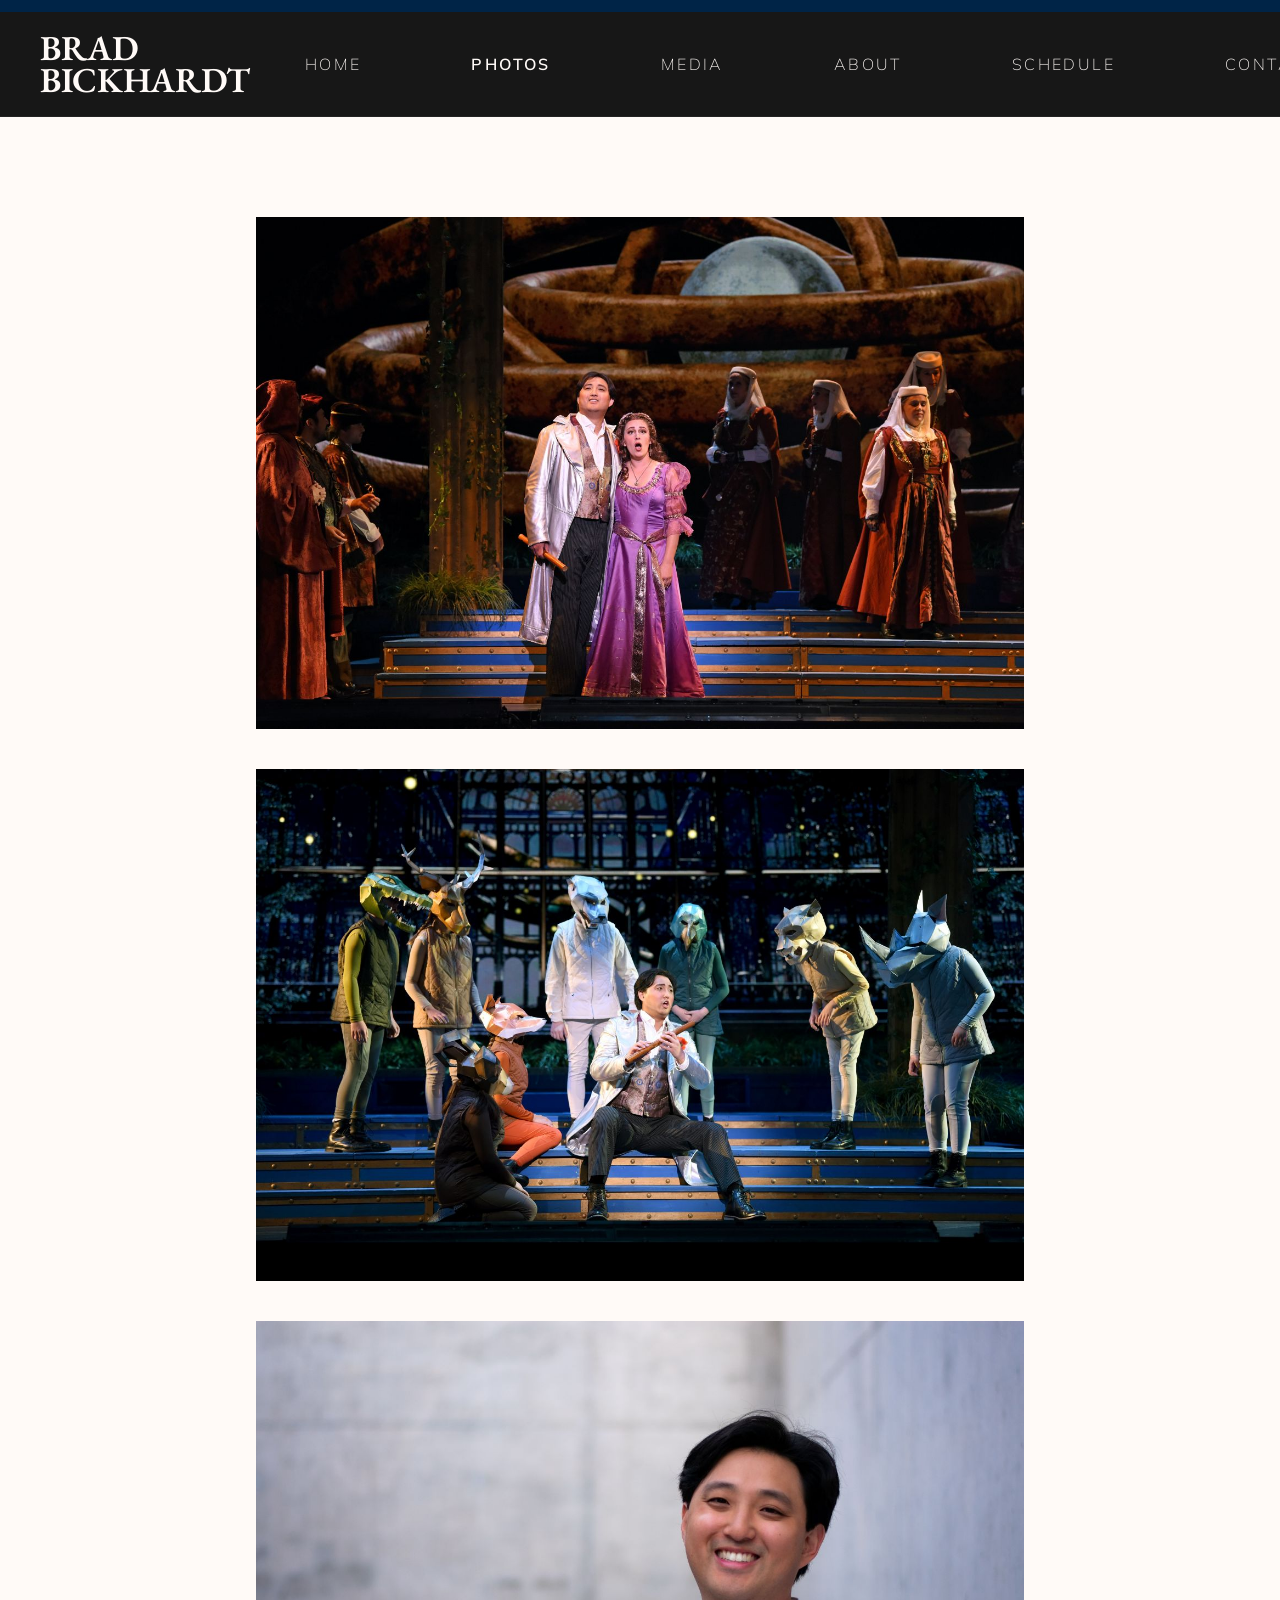
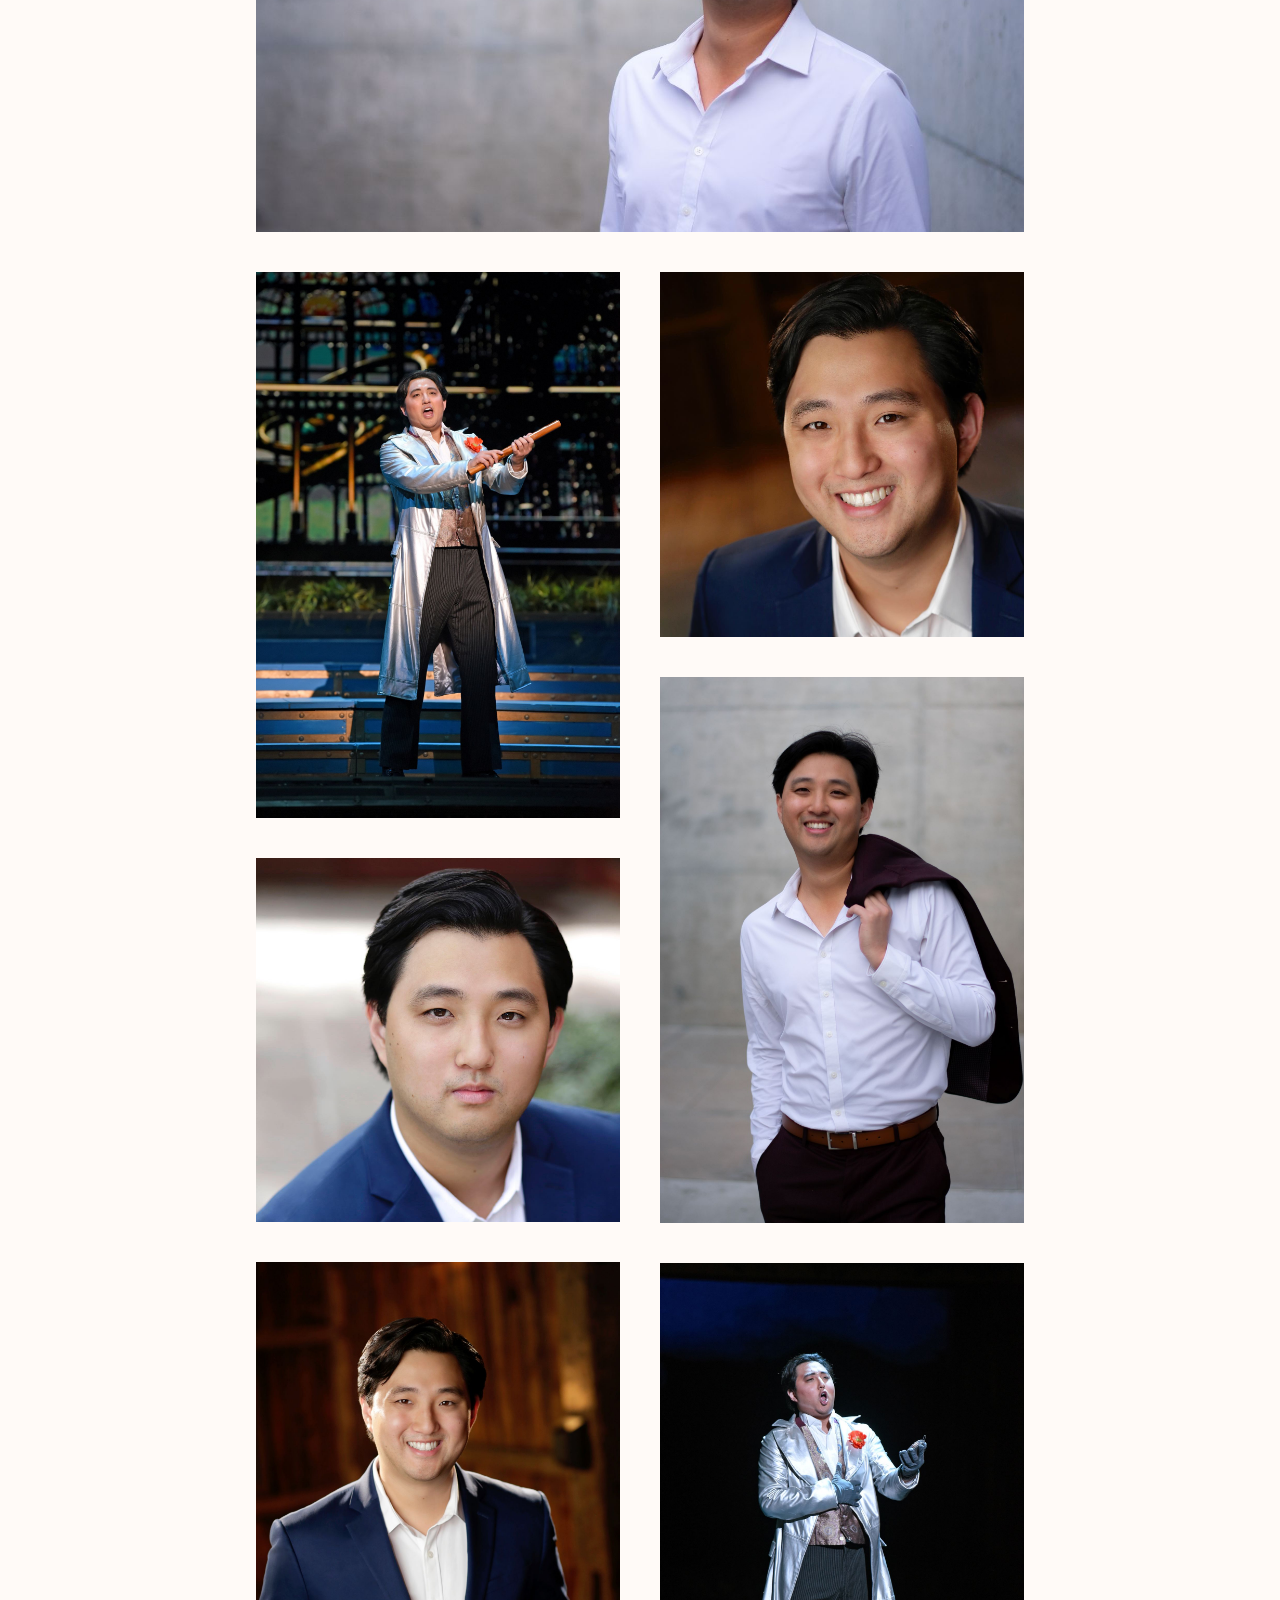
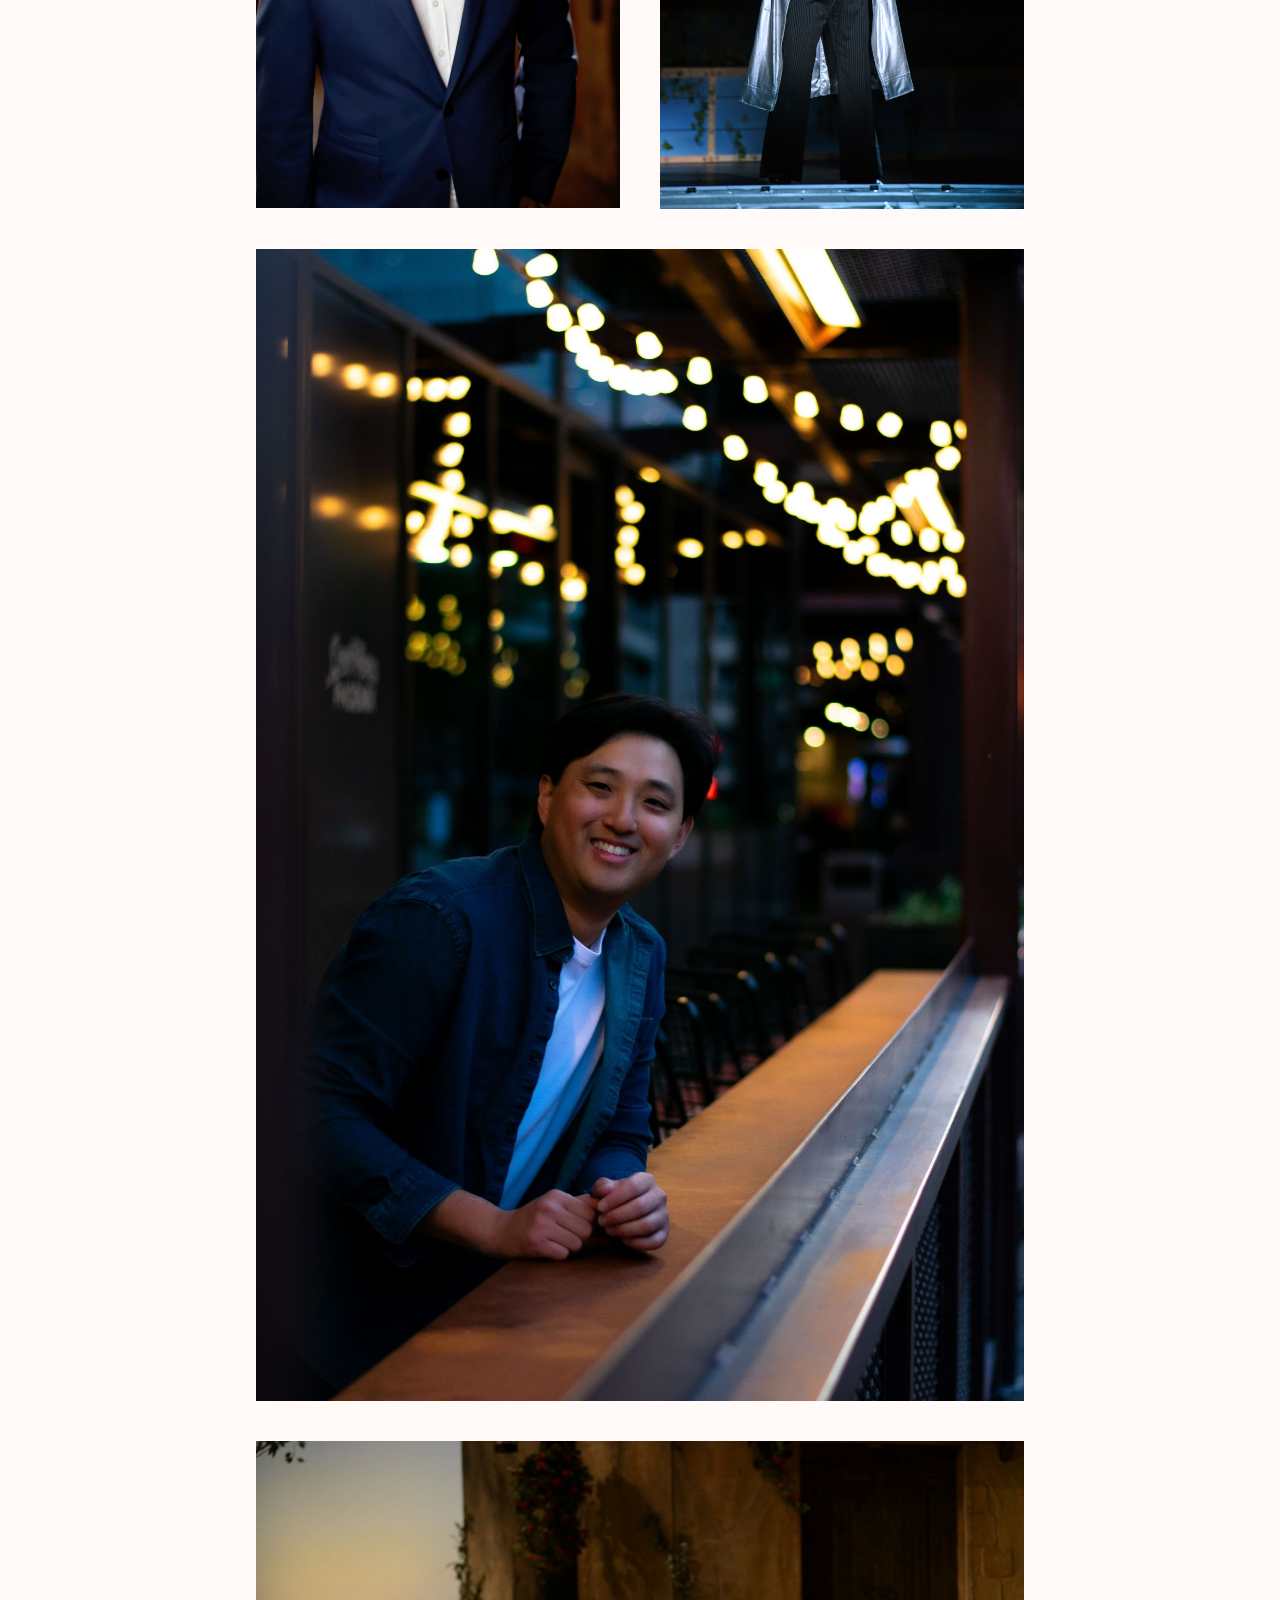
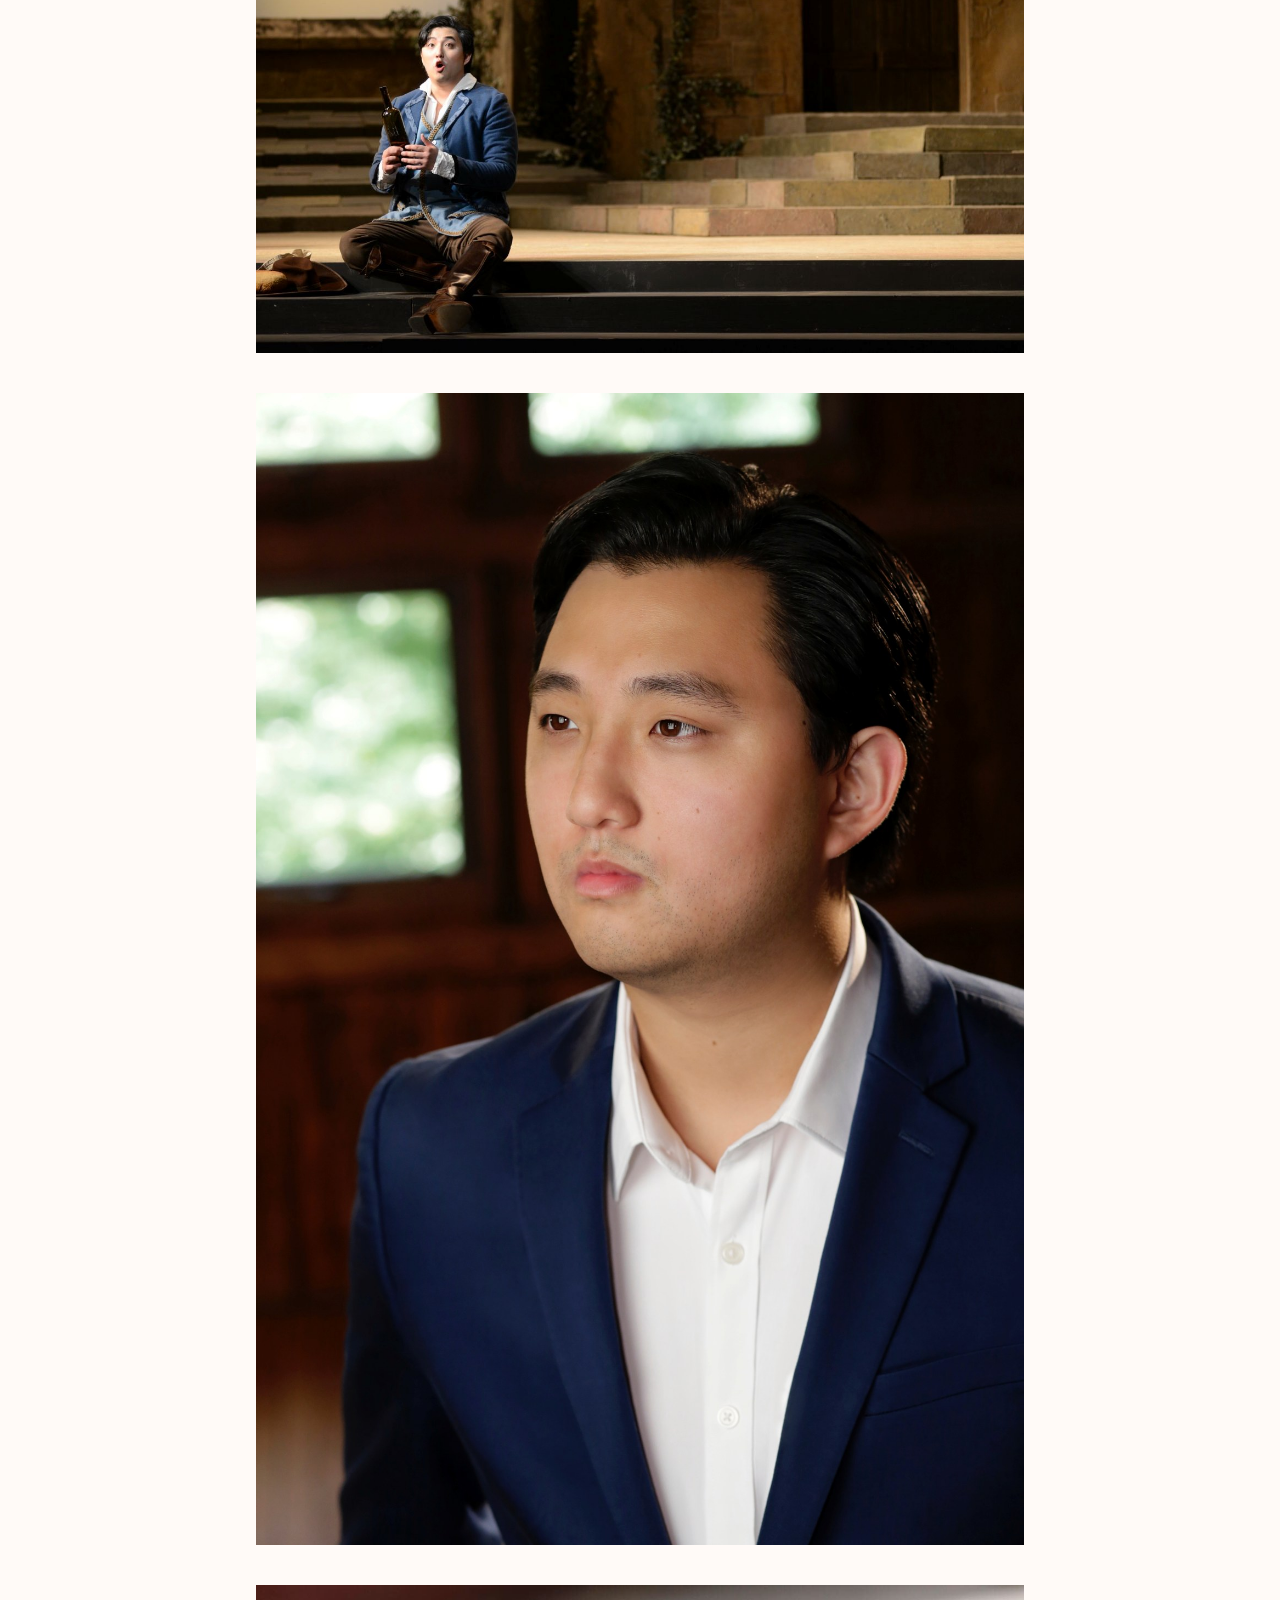
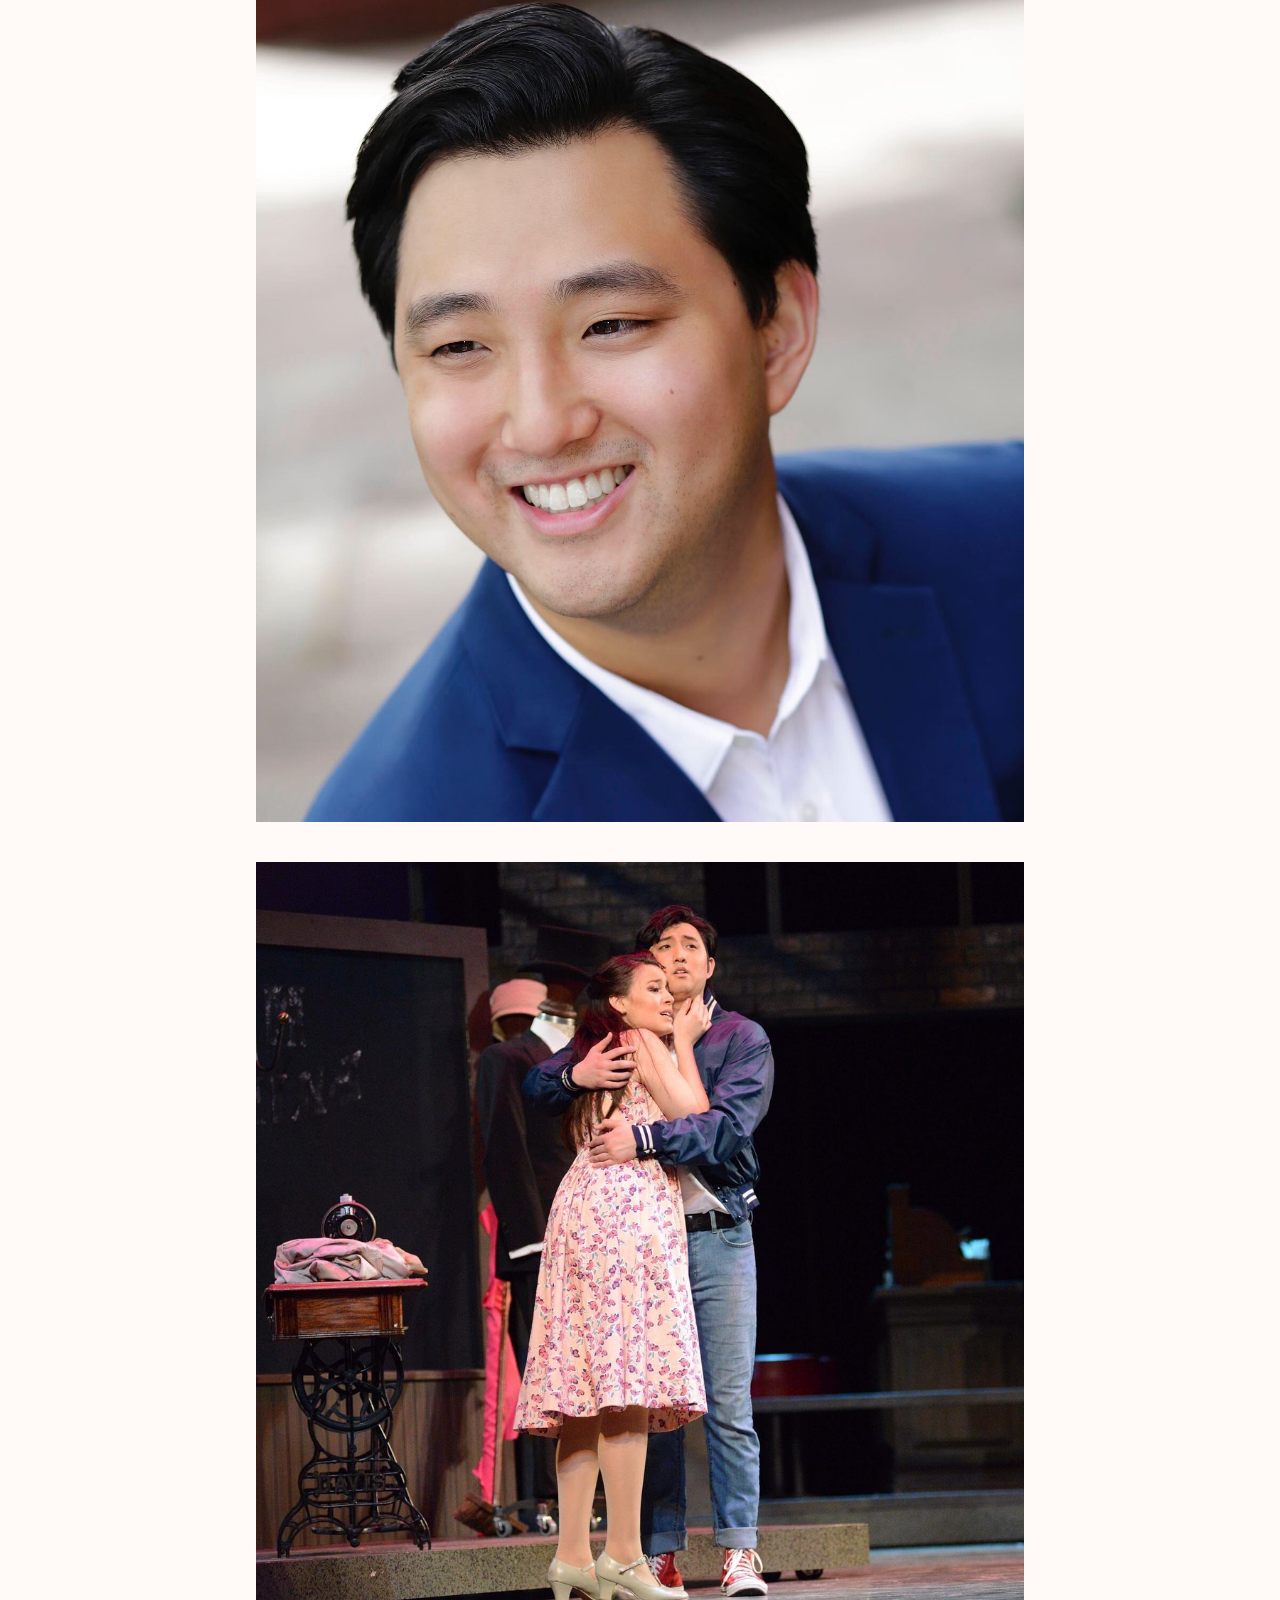
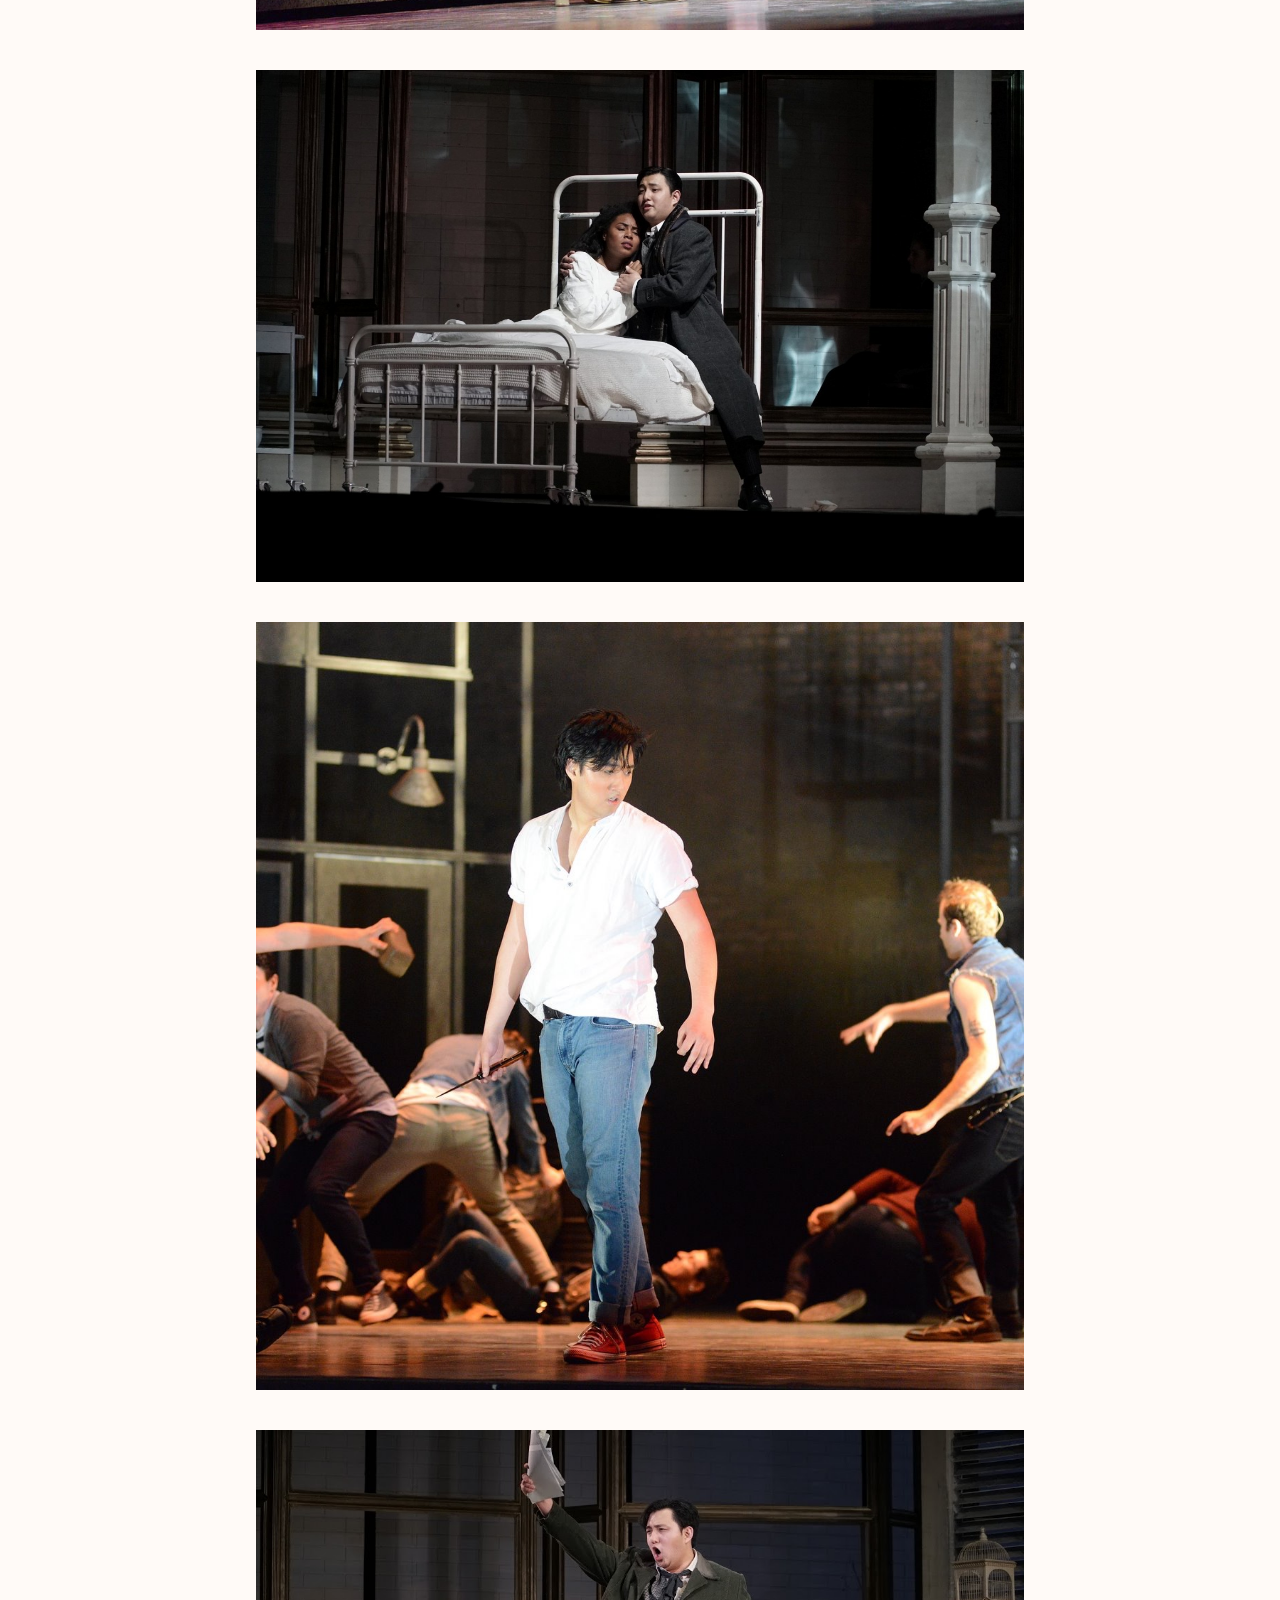
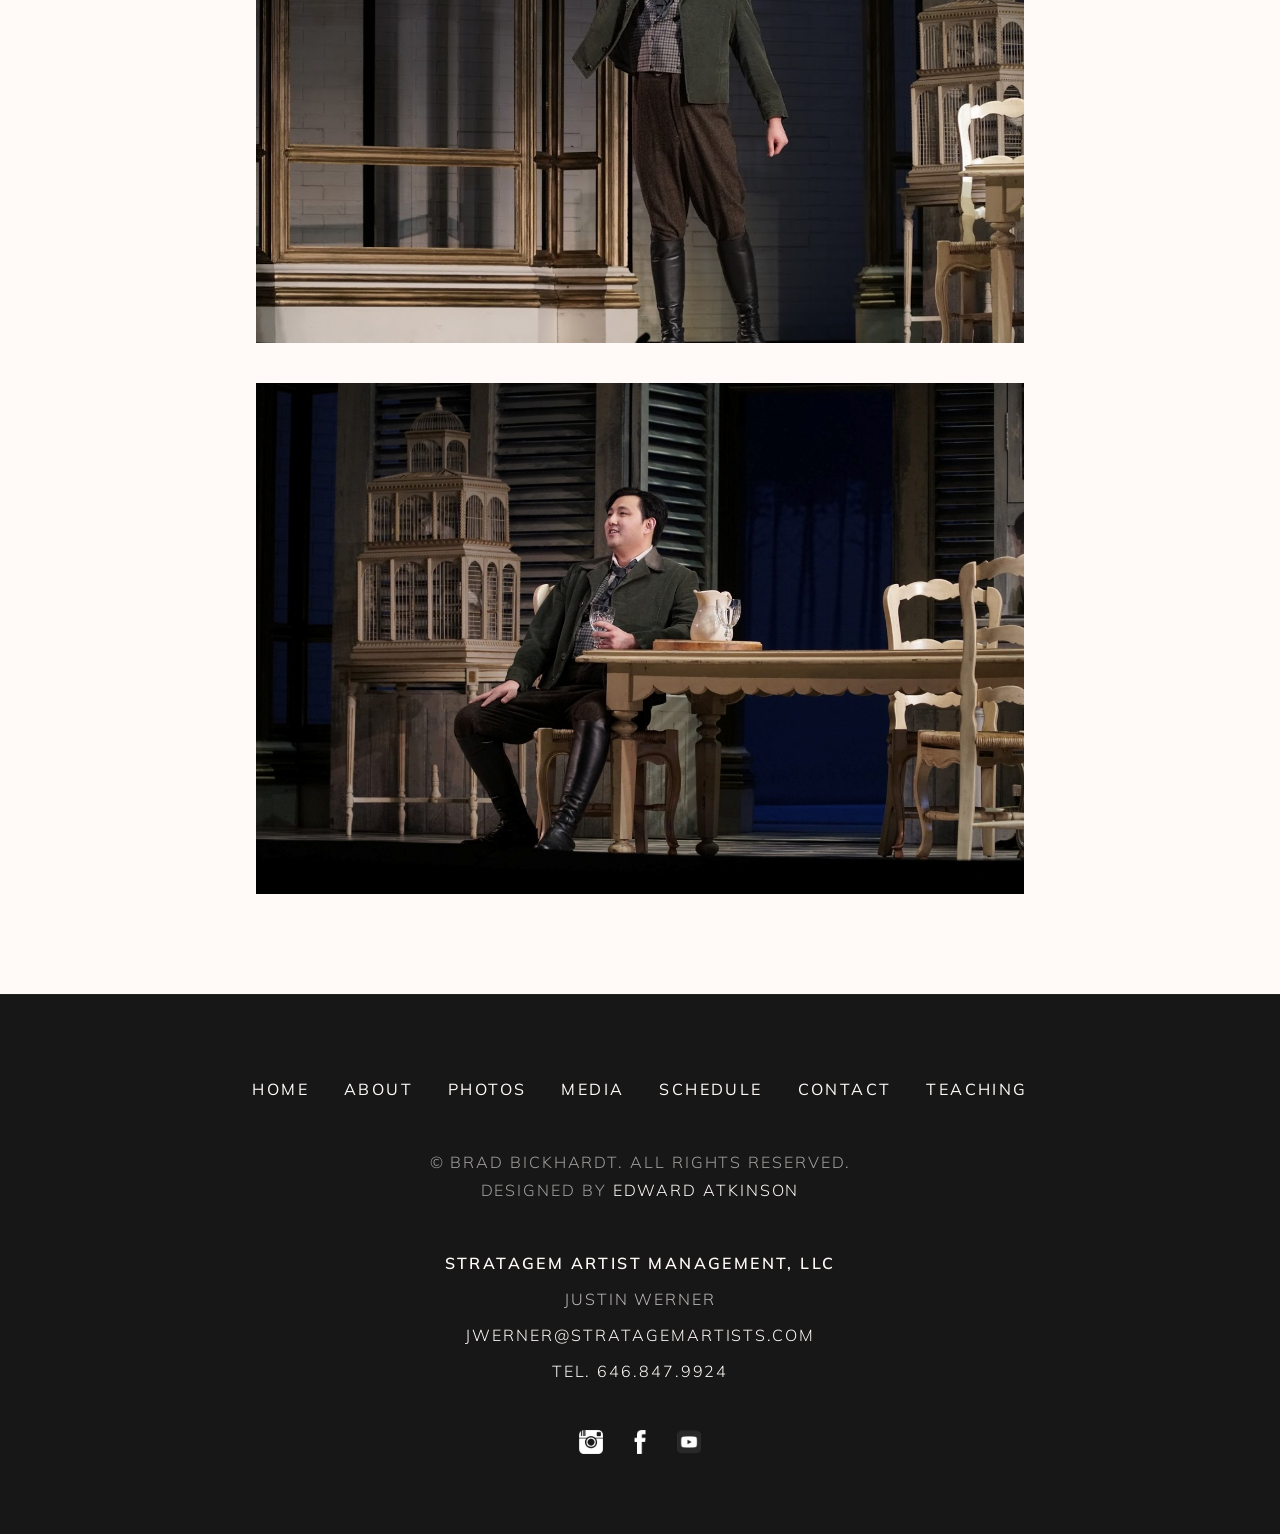
<file: photos/index.html>
<!DOCTYPE html>
<html lang="en">
<head>
  <meta charset="UTF-8">
  <meta name="viewport" content="width=device-width, initial-scale=1.0">
  <title>Photos | Brad Bickhardt | Tenor</title>
  
  <!-- Google Fonts (EB Garamond 400/600 & Mulish 200/300/400/600) -->
<link rel="preconnect" href="https://fonts.googleapis.com">
<link rel="preconnect" href="https://fonts.gstatic.com" crossorigin>
<link href="https://fonts.googleapis.com/css2?family=EB+Garamond:ital,wght@0,400..800;1,400..800&family=Mulish:wght@200;300;400;600&display=swap" rel="stylesheet">
  
  <!-- Home Page Relative Stylesheet Link -->
  <link rel="stylesheet" href="../style.css">
</head>
<body>

  <!-- Navigation Bar Component -->
  <header class="site-header">
    <div class="header-container">
      <!-- 1. Logo (Extreme Left) -->
      <a href="../" class="logo">
        BRAD<br>BICKHARDT
      </a>

      <!-- 2. Navigation Menu (Middle) -->
      <nav class="nav-menu">
        <ul class="nav-list">
          <li><a href="../" class="nav-link">HOME</a></li>
          <li><a href="../photos/" class="nav-link active">PHOTOS</a></li>
          <li><a href="../media/" class="nav-link">MEDIA</a></li>
          <li><a href="../about/" class="nav-link">ABOUT</a></li>
          <li><a href="../schedule/" class="nav-link">SCHEDULE</a></li>
          <li><a href="../contact/" class="nav-link">CONTACT</a></li>
          <li><a href="../teaching/" class="nav-link">TEACHING</a></li>
        </ul>
      </nav>

      <!-- 3. CTA Contact Button (Extreme Right on Desktop) -->
      <a href="../contact/" class="desktop-cta-button">CONTACT</a>

      <!-- 4. Hamburger Toggle (Extreme Right on Mobile) -->
      <button class="menu-toggle" aria-label="Toggle menu" aria-expanded="false">
        <span class="hamburger-line"></span>
        <span class="hamburger-line"></span>
        <span class="hamburger-line"></span>
      </button>
    </div>
  </header>

<!-- START OF CONTENT WITHIN <main> TAGS -->
<main>
  <section class="photos-section">
<div class="photos-container">

      <!-- 1. Top Stack of Full-Width Images -->
      <img src="../img/photos_1.jpg" alt="Brad Bickhardt Performance Portrait" class="photo-stacked" loading="lazy">
      <img src="../img/photos_2.jpg" alt="Brad Bickhardt Performance Portrait" class="photo-stacked" loading="lazy">
      <img src="../img/photos_3.jpg" alt="Brad Bickhardt Performance Portrait" class="photo-stacked" loading="lazy">
      
      <!-- 2. The 2-Column Split Section (Columns 3) -->
      <div class="photos-columns-grid">
        
        <!-- Column 5 -->
        <div class="photos-column">
          <img src="../img/photos_4.jpg" alt="Brad Bickhardt Portrait" class="photo-grid-item" loading="lazy">
          <img src="../img/photos_5.jpg" alt="Brad Bickhardt Portrait" class="photo-grid-item" loading="lazy">
          <img src="../img/photos_6.jpg" alt="Brad Bickhardt Portrait" class="photo-grid-item" loading="lazy">
        </div>

        <!-- Column 6 -->
        <div class="photos-column">
          <img src="../img/photos_7.jpg" alt="Brad Bickhardt Portrait" class="photo-grid-item" loading="lazy">
          <img src="../img/photos_8.jpg" alt="Brad Bickhardt Portrait" class="photo-grid-item" loading="lazy">
          <img src="../img/photos_9.jpg" alt="Brad Bickhardt Portrait" class="photo-grid-item" loading="lazy">
        </div>

      </div>

      <!-- 3. Bottom Stack of Full-Width Images -->
      <img src="../img/photos_10.jpg" alt="Brad Bickhardt Performance Portrait" class="photo-stacked" loading="lazy">
      <img src="../img/photos_11.jpg" alt="Brad Bickhardt Performance Portrait" class="photo-stacked" loading="lazy">
      <img src="../img/photos_12.jpg" alt="Brad Bickhardt Performance Portrait" class="photo-stacked" loading="lazy">
      <img src="../img/photos_13.jpg" alt="Brad Bickhardt Performance Portrait" class="photo-stacked" loading="lazy">
      <img src="../img/photos_14.jpg" alt="Brad Bickhardt Performance Portrait" class="photo-stacked" loading="lazy">
      <img src="../img/photos_15.jpg" alt="Brad Bickhardt Performance Portrait" class="photo-stacked" loading="lazy">
      <img src="../img/photos_16.jpg" alt="Brad Bickhardt Performance Portrait" class="photo-stacked" loading="lazy">
      <img src="../img/photos_17.jpg" alt="Brad Bickhardt Performance Portrait" class="photo-stacked" loading="lazy">
      <img src="../img/photos_18.jpg" alt="Brad Bickhardt Performance Portrait" class="photo-stacked" loading="lazy">

    </div>
  </section>
</main>
<!-- END OF CONTENT WITHIN <main> TAGS -->


  <!-- BOTTOM FOOTER COMPONENT -->
  <footer class="site-footer">
    <div class="footer-container">
      
      <!-- 1. Footer Navigation Menu -->
      <nav class="footer-nav">
        <ul class="footer-nav-list">
          <li><a href="../" class="footer-nav-link">HOME</a></li>
          <li><a href="../about/" class="footer-nav-link">ABOUT</a></li>
          <li><a href="../photos/" class="footer-nav-link">PHOTOS</a></li>
          <li><a href="../media/" class="footer-nav-link">MEDIA</a></li>
          <li><a href="../schedule/" class="footer-nav-link">SCHEDULE</a></li>
          <li><a href="../contact/" class="footer-nav-link">CONTACT</a></li>
          <li><a href="../teaching/" class="footer-nav-link">TEACHING</a></li>
        </ul>
      </nav>

      <!-- 2. Copyright / Design Credits -->
      <div class="footer-credits">
        <p>© BRAD BICKHARDT. ALL RIGHTS RESERVED.</p>
        <p>DESIGNED BY <a href="#" class="footer-link">EDWARD ATKINSON</a></p>
      </div>

      <!-- 3. Representation Details -->
      <div class="footer-management">
        <h4 class="management-title">STRATAGEM ARTIST MANAGEMENT, LLC</h4>
        <p class="management-meta">JUSTIN WERNER</p>
        <p class="management-meta"><a href="mailto:JWERNER@STRATAGEMARTISTS.COM" class="footer-link">JWERNER@STRATAGEMARTISTS.COM</a></p>
        <p class="management-meta"><a href="tel:6468479924" class="footer-link">TEL. 646.847.9924</a></p>
      </div>

      <!-- 4. PNG Social Media Icons -->
      <div class="footer-socials">
        <a href="#" class="social-icon-link" aria-label="Instagram"><img src="../img/social_inst.png" alt="Instagram"></a>
        <a href="#" class="social-icon-link" aria-label="Facebook"><img src="../img/social_fb.png" alt="Facebook"></a>
        <a href="#" class="social-icon-link" aria-label="YouTube"><img src="../img/social_yt.png" alt="YouTube"></a>
      </div>

    </div>
  </footer>

  <!-- Javascript imports -->
  <script src="../js/menu.js" defer></script>
  <script src="../js/carousel.js" defer></script>
</body>
</html>
</file>
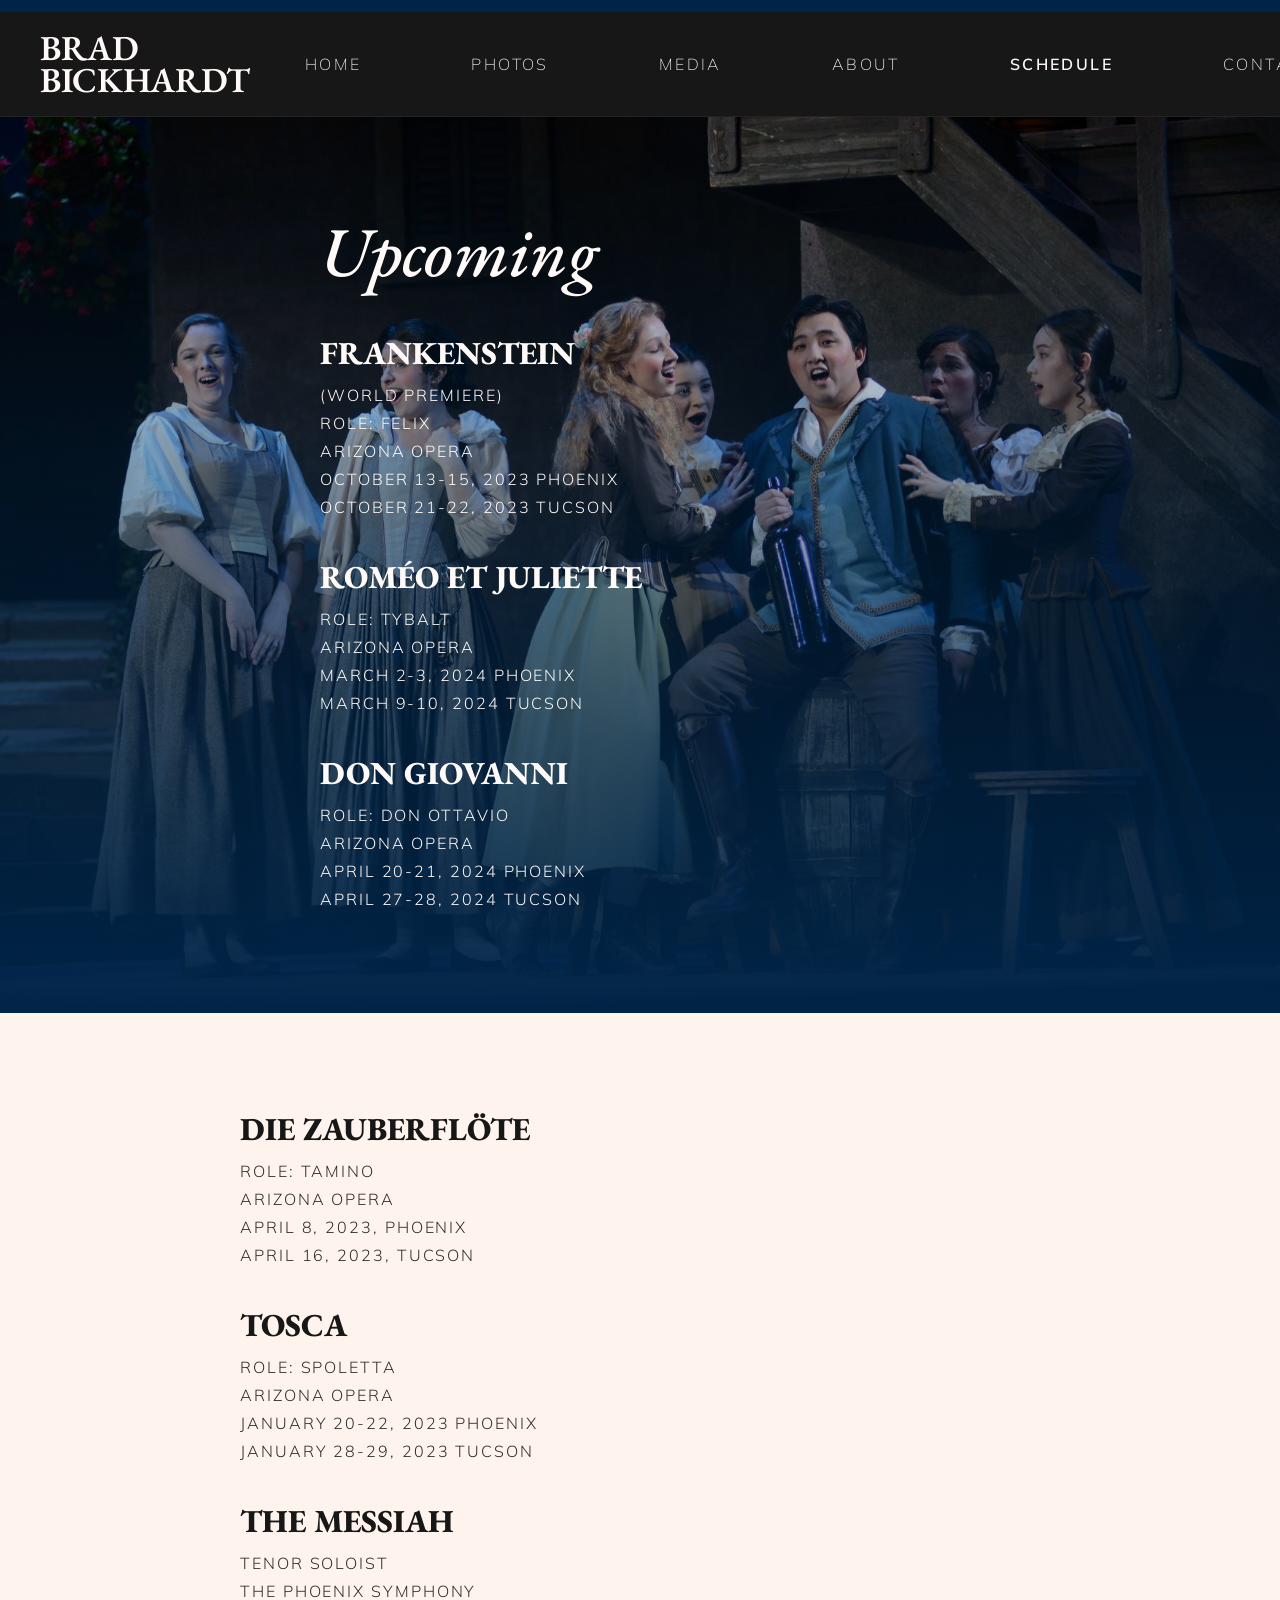
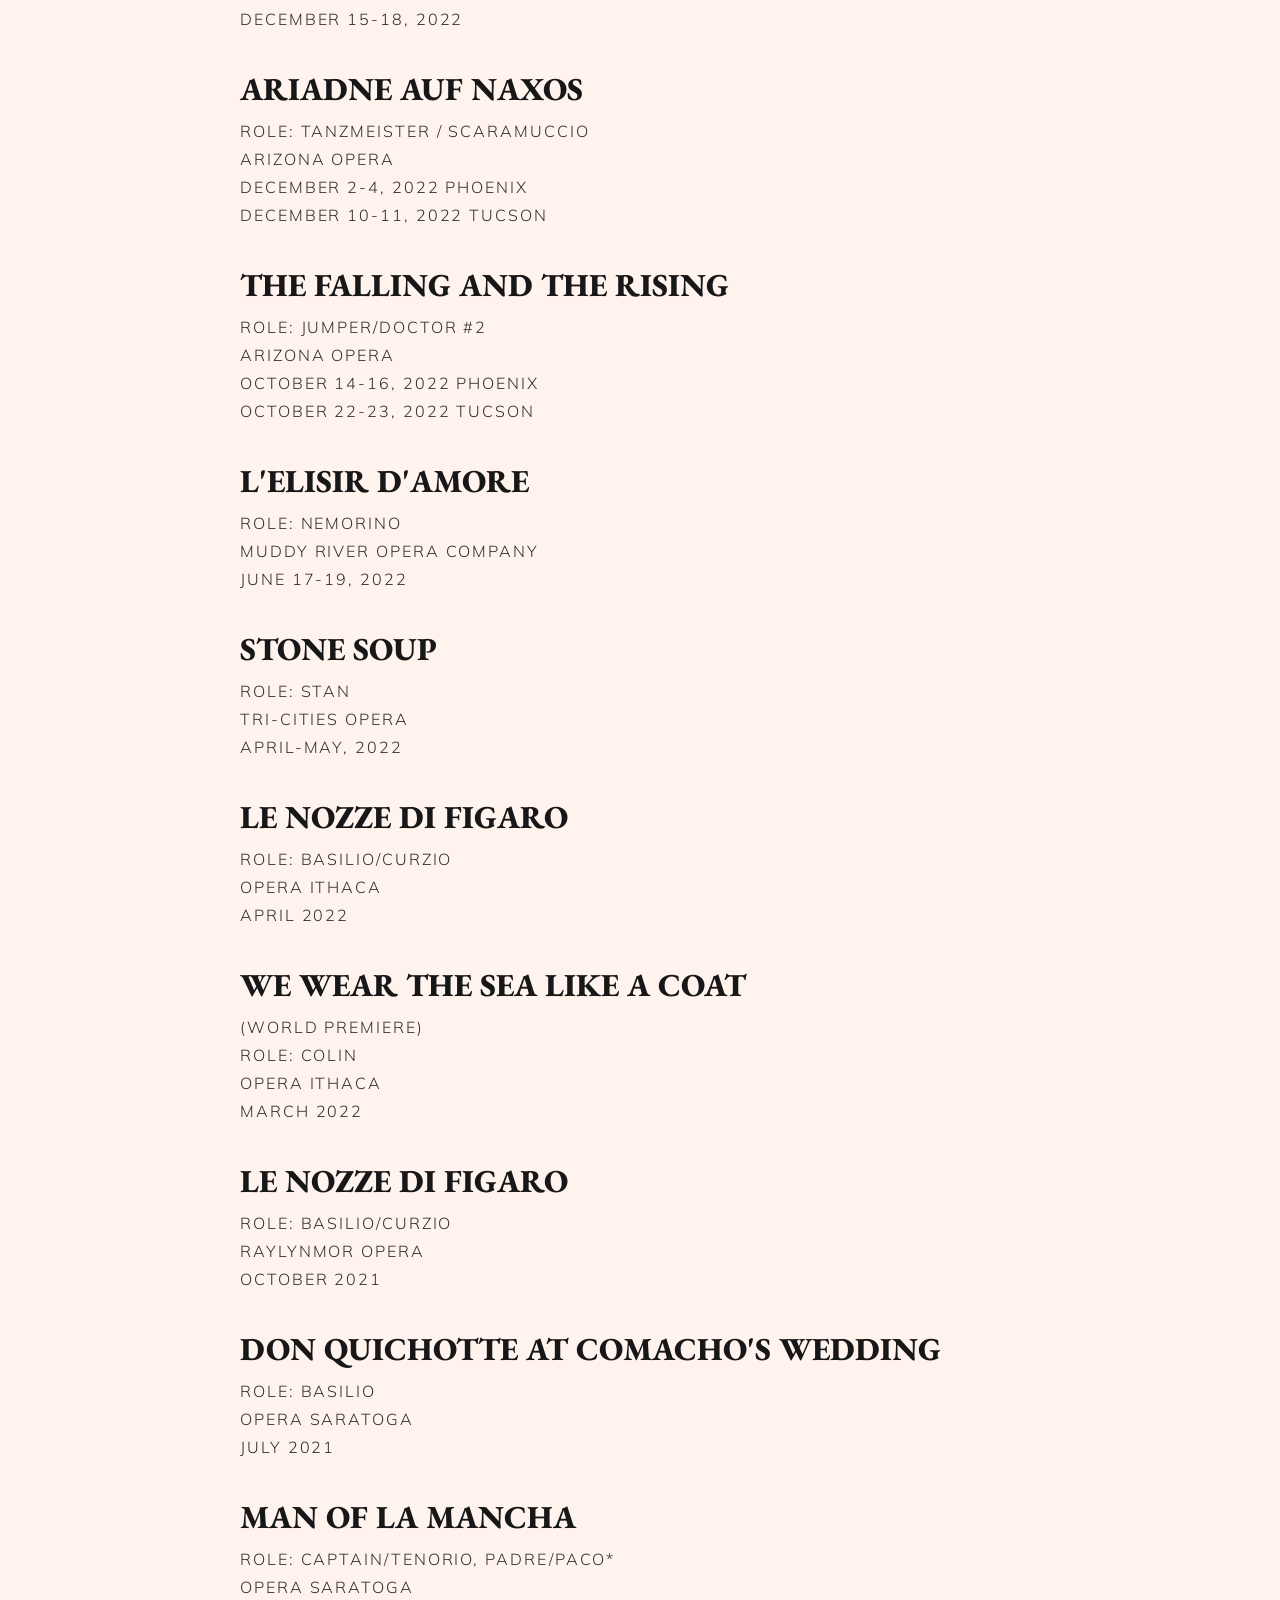
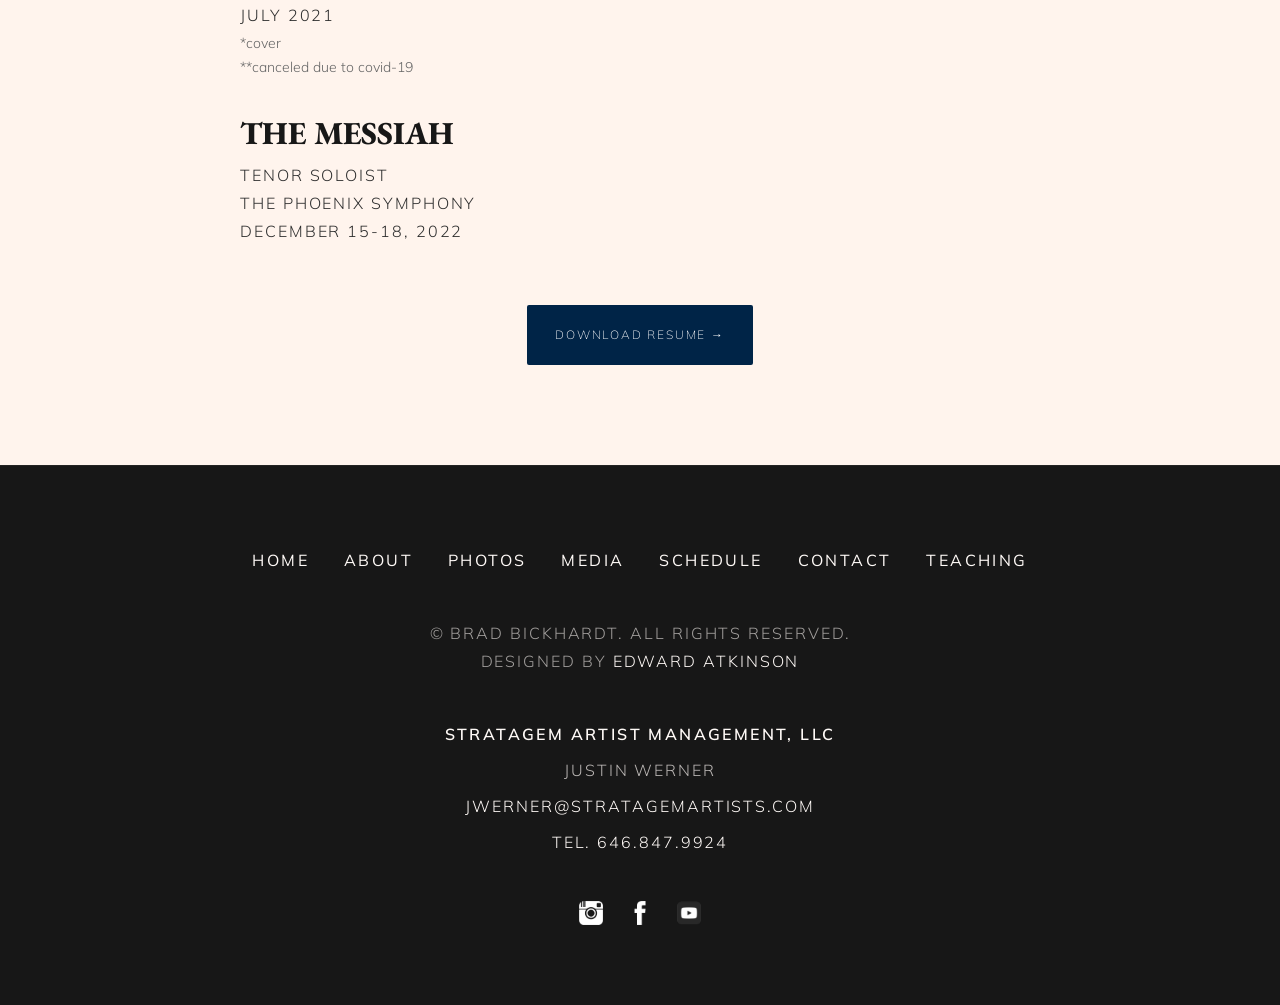
<file: schedule/index.html>
<!DOCTYPE html>
<html lang="en">
<head>
  <meta charset="UTF-8">
  <meta name="viewport" content="width=device-width, initial-scale=1.0">
  <title>Schedule | Brad Bickhardt | Tenor</title>
  
  <!-- Google Fonts (EB Garamond 400/600 & Mulish 200/300/400/600) -->
<link rel="preconnect" href="https://fonts.googleapis.com">
<link rel="preconnect" href="https://fonts.gstatic.com" crossorigin>
<link href="https://fonts.googleapis.com/css2?family=EB+Garamond:ital,wght@0,400..800;1,400..800&family=Mulish:wght@200;300;400;600&display=swap" rel="stylesheet">
  
  <!-- Home Page Relative Stylesheet Link -->
  <link rel="stylesheet" href="../style.css">
</head>
<body>

  <!-- Navigation Bar Component -->
  <header class="site-header">
    <div class="header-container">
      <!-- 1. Logo (Extreme Left) -->
      <a href="../" class="logo">
        BRAD<br>BICKHARDT
      </a>

      <!-- 2. Navigation Menu (Middle) -->
      <nav class="nav-menu">
        <ul class="nav-list">
          <li><a href="../" class="nav-link">HOME</a></li>
          <li><a href="../photos/" class="nav-link">PHOTOS</a></li>
          <li><a href="../media/" class="nav-link">MEDIA</a></li>
          <li><a href="../about/" class="nav-link">ABOUT</a></li>
          <li><a href="../schedule/" class="nav-link active">SCHEDULE</a></li>
          <li><a href="../contact/" class="nav-link">CONTACT</a></li>
          <li><a href="../teaching/" class="nav-link">TEACHING</a></li>
        </ul>
      </nav>

      <!-- 3. CTA Contact Button (Extreme Right on Desktop) -->
      <a href="../contact/" class="desktop-cta-button">CONTACT</a>

      <!-- 4. Hamburger Toggle (Extreme Right on Mobile) -->
      <button class="menu-toggle" aria-label="Toggle menu" aria-expanded="false">
        <span class="hamburger-line"></span>
        <span class="hamburger-line"></span>
        <span class="hamburger-line"></span>
      </button>
    </div>
  </header>

<!-- START OF CONTENT WITHIN <main> TAGS -->
<main>
  
  <!-- HERO SECTION: 2-Column Split with Stage Background Image & Bottom Gradient Layer -->
  <section class="schedule-hero">
    <div class="schedule-hero-container">
      <div class="schedule-hero-grid">
        
        <!-- Left Column: Upcoming Performance Schedule -->
        <div class="schedule-hero-left">
          <h1 class="upcoming-heading">Upcoming</h1>
          
          <!-- Upcoming Item 1 -->
          <div class="schedule-item item-light">
            <h2 class="opera-title">Frankenstein</h2>
            <p class="opera-meta">
              (World Premiere)<br>
              Role: Felix<br>
              Arizona Opera<br>
              October 13-15, 2023 Phoenix<br>
              October 21-22, 2023 Tucson
            </p>
          </div>

          <!-- Upcoming Item 2 -->
          <div class="schedule-item item-light">
            <h2 class="opera-title">Roméo et Juliette</h2>
            <p class="opera-meta">
              Role: Tybalt<br>
              Arizona Opera<br>
              March 2-3, 2024 Phoenix<br>
              March 9-10, 2024 Tucson
            </p>
          </div>

          <!-- Upcoming Item 3 -->
          <div class="schedule-item item-light">
            <h2 class="opera-title">Don Giovanni</h2>
            <p class="opera-meta">
              Role: Don Ottavio<br>
              Arizona Opera<br>
              April 20-21, 2024 Phoenix<br>
              April 27-28, 2024 Tucson
            </p>
          </div>
        </div>

        <!-- Right Column: Empty (Displays Background Photo) -->
        <div class="schedule-hero-right"></div>
        
      </div>
    </div>
  </section>

  <!-- LOWER SECTION: Centered Column of Past Performances -->
  <section class="schedule-past-section">
    <div class="schedule-past-container">
      <div class="schedule-past-list">
        
        <!-- Past Item 1 -->
        <div class="schedule-item item-dark">
          <h2 class="opera-title">Die Zauberflöte</h2>
          <p class="opera-meta">
            Role: Tamino<br>
            Arizona Opera<br>
            April 8, 2023, Phoenix<br>
            April 16, 2023, Tucson
          </p>
        </div>

        <!-- Past Item 2 -->
        <div class="schedule-item item-dark">
          <h2 class="opera-title">Tosca</h2>
          <p class="opera-meta">
            Role: Spoletta<br>
            Arizona Opera<br>
            January 20-22, 2023 Phoenix<br>
            January 28-29, 2023 Tucson
          </p>
        </div>

        <!-- Past Item 3 -->
        <div class="schedule-item item-dark">
          <h2 class="opera-title">The Messiah</h2>
          <p class="opera-meta">
            Tenor Soloist<br>
            The Phoenix Symphony<br>
            December 15-18, 2022
          </p>
        </div>

        <!-- Past Item 4 -->
        <div class="schedule-item item-dark">
          <h2 class="opera-title">Ariadne auf Naxos</h2>
          <p class="opera-meta">
            Role: Tanzmeister / Scaramuccio<br>
            Arizona Opera<br>
            December 2-4, 2022 Phoenix<br>
            December 10-11, 2022 Tucson
          </p>
        </div>

        <!-- Past Item 5 -->
        <div class="schedule-item item-dark">
          <h2 class="opera-title">The Falling and the Rising</h2>
          <p class="opera-meta">
            Role: Jumper/Doctor #2<br>
            Arizona Opera<br>
            October 14-16, 2022 Phoenix<br>
            October 22-23, 2022 Tucson
          </p>
        </div>

        <!-- Past Item 6 -->
        <div class="schedule-item item-dark">
          <h2 class="opera-title">L'elisir d'amore</h2>
          <p class="opera-meta">
            Role: Nemorino<br>
            Muddy River Opera Company<br>
            June 17-19, 2022
          </p>
        </div>

        <!-- Past Item 7 -->
        <div class="schedule-item item-dark">
          <h2 class="opera-title">Stone Soup</h2>
          <p class="opera-meta">
            Role: Stan<br>
            Tri-Cities Opera<br>
            April-May, 2022
          </p>
        </div>

        <!-- Past Item 8 -->
        <div class="schedule-item item-dark">
          <h2 class="opera-title">Le Nozze di Figaro</h2>
          <p class="opera-meta">
            Role: Basilio/Curzio<br>
            Opera Ithaca<br>
            April 2022
          </p>
        </div>

        <!-- Past Item 9 -->
        <div class="schedule-item item-dark">
          <h2 class="opera-title">We Wear the Sea Like a Coat</h2>
          <p class="opera-meta">
            (World Premiere)<br>
            Role: Colin<br>
            Opera Ithaca<br>
            March 2022
          </p>
        </div>

        <!-- Past Item 10 -->
        <div class="schedule-item item-dark">
          <h2 class="opera-title">Le Nozze di Figaro</h2>
          <p class="opera-meta">
            Role: Basilio/Curzio<br>
            Raylynmor Opera<br>
            October 2021
          </p>
        </div>

        <!-- Past Item 11 -->
        <div class="schedule-item item-dark">
          <h2 class="opera-title">Don Quichotte at Comacho's Wedding</h2>
          <p class="opera-meta">
            Role: Basilio<br>
            Opera Saratoga<br>
            July 2021
          </p>
        </div>

        <!-- Past Item 12 -->
        <div class="schedule-item item-dark">
          <h2 class="opera-title">Man of La Mancha</h2>
          <p class="opera-meta">
            Role: Captain/Tenorio, Padre/Paco*<br>
            Opera Saratoga<br>
            July 2021
          </p>
          <p class="schedule-footnote">*cover</p>
          <p class="schedule-footnote">**canceled due to COVID-19</p>
        </div>

        <!-- Past Item 13 -->
        <div class="schedule-item item-dark">
          <h2 class="opera-title">The Messiah</h2>
          <p class="opera-meta">
            Tenor Soloist<br>
            The Phoenix Symphony<br>
            December 15-18, 2022
          </p>
        </div>

      </div>

      <!-- Centered Resume CTA Button -->
      <div class="schedule-cta-wrapper">
        <a href="../Brad_Bickhardt_resume.pdf" target="_blank" class="about-btn-resume">Download Resume →</a>
      </div>

    </div>
  </section>

</main>
<!-- END OF CONTENT WITHIN <main> TAGS -->


  <!-- BOTTOM FOOTER COMPONENT -->
  <footer class="site-footer">
    <div class="footer-container">
      
      <!-- 1. Footer Navigation Menu -->
      <nav class="footer-nav">
        <ul class="footer-nav-list">
          <li><a href="../" class="footer-nav-link">HOME</a></li>
          <li><a href="../about/" class="footer-nav-link">ABOUT</a></li>
          <li><a href="../photos/" class="footer-nav-link">PHOTOS</a></li>
          <li><a href="../media/" class="footer-nav-link">MEDIA</a></li>
          <li><a href="../schedule/" class="footer-nav-link">SCHEDULE</a></li>
          <li><a href="../contact/" class="footer-nav-link">CONTACT</a></li>
          <li><a href="../teaching/" class="footer-nav-link">TEACHING</a></li>
        </ul>
      </nav>

      <!-- 2. Copyright / Design Credits -->
      <div class="footer-credits">
        <p>© BRAD BICKHARDT. ALL RIGHTS RESERVED.</p>
        <p>DESIGNED BY <a href="#" class="footer-link">EDWARD ATKINSON</a></p>
      </div>

      <!-- 3. Representation Details -->
      <div class="footer-management">
        <h4 class="management-title">STRATAGEM ARTIST MANAGEMENT, LLC</h4>
        <p class="management-meta">JUSTIN WERNER</p>
        <p class="management-meta"><a href="mailto:JWERNER@STRATAGEMARTISTS.COM" class="footer-link">JWERNER@STRATAGEMARTISTS.COM</a></p>
        <p class="management-meta"><a href="tel:6468479924" class="footer-link">TEL. 646.847.9924</a></p>
      </div>

      <!-- 4. PNG Social Media Icons -->
      <div class="footer-socials">
        <a href="#" class="social-icon-link" aria-label="Instagram"><img src="../img/social_inst.png" alt="Instagram"></a>
        <a href="#" class="social-icon-link" aria-label="Facebook"><img src="../img/social_fb.png" alt="Facebook"></a>
        <a href="#" class="social-icon-link" aria-label="YouTube"><img src="../img/social_yt.png" alt="YouTube"></a>
      </div>

    </div>
  </footer>

  <!-- Javascript imports -->
  <script src="../js/menu.js" defer></script>
  <script src="../js/carousel.js" defer></script>
</body>
</html>
</file>
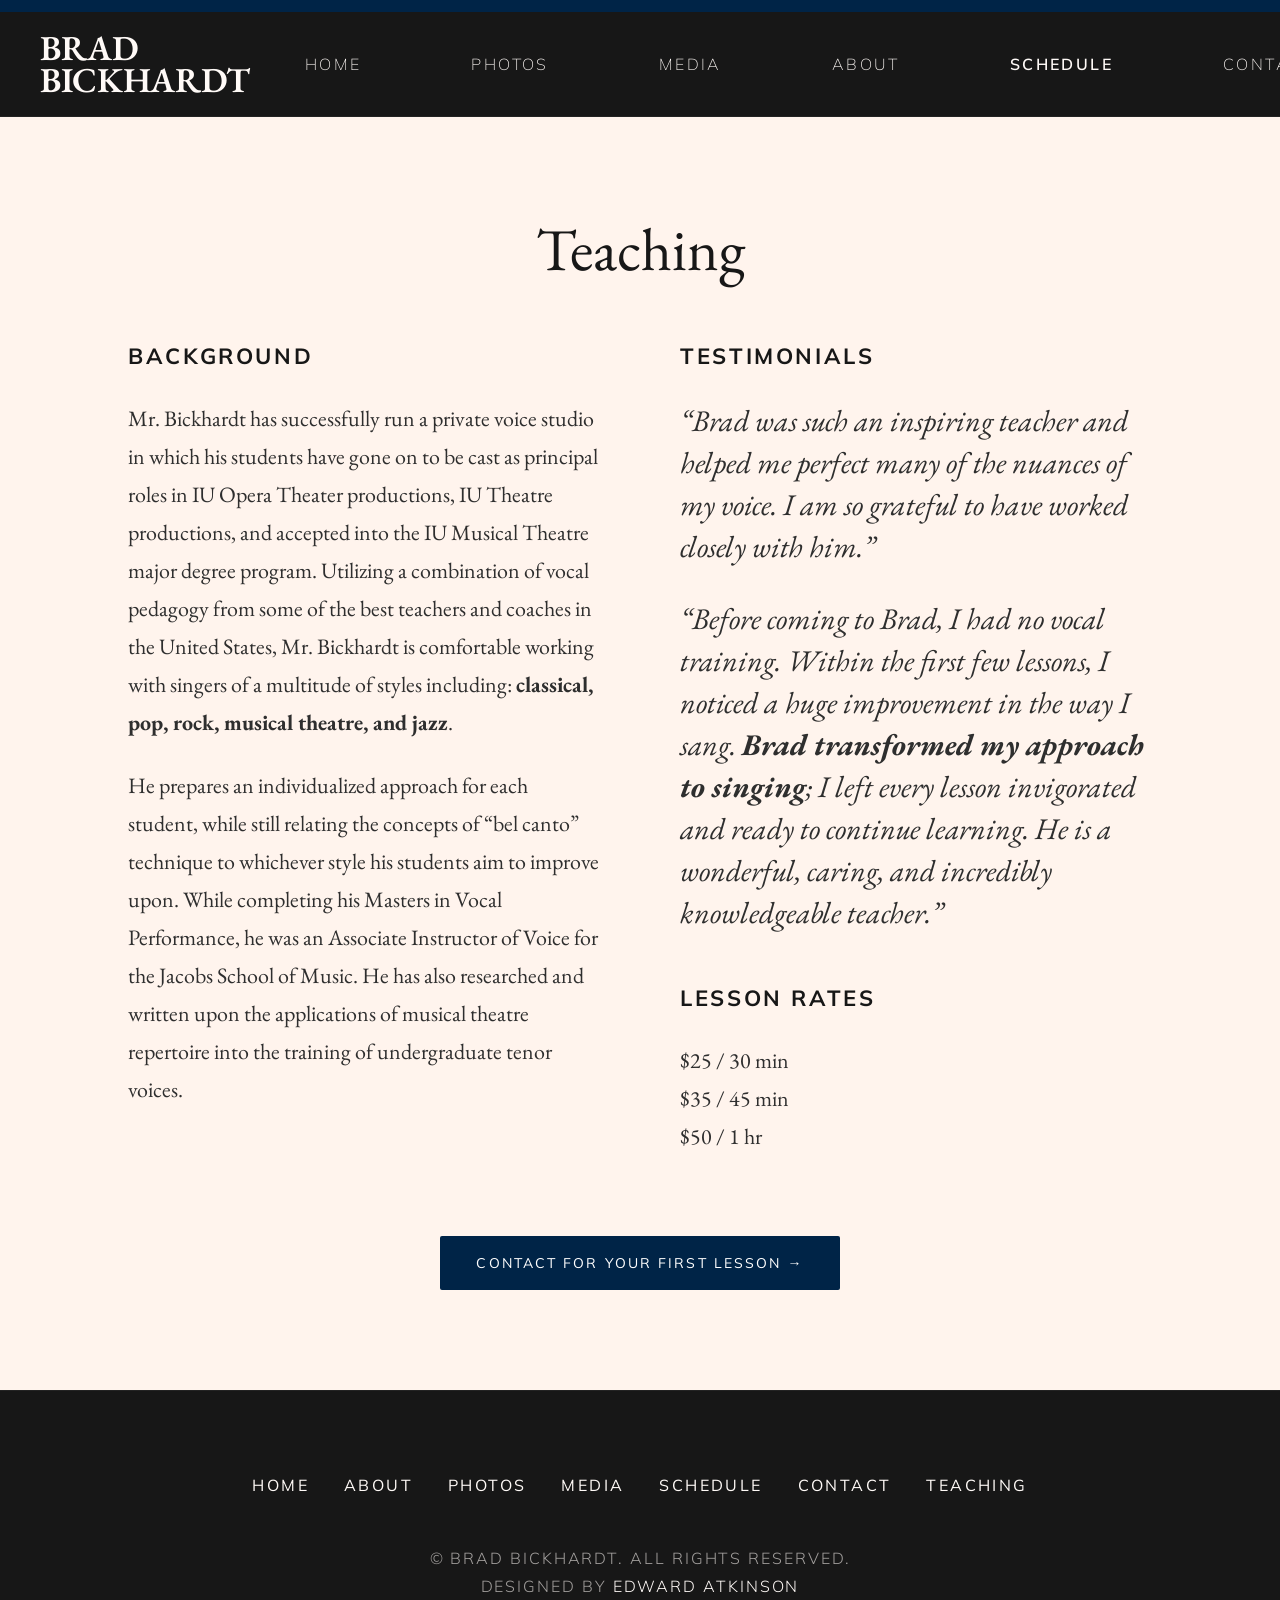
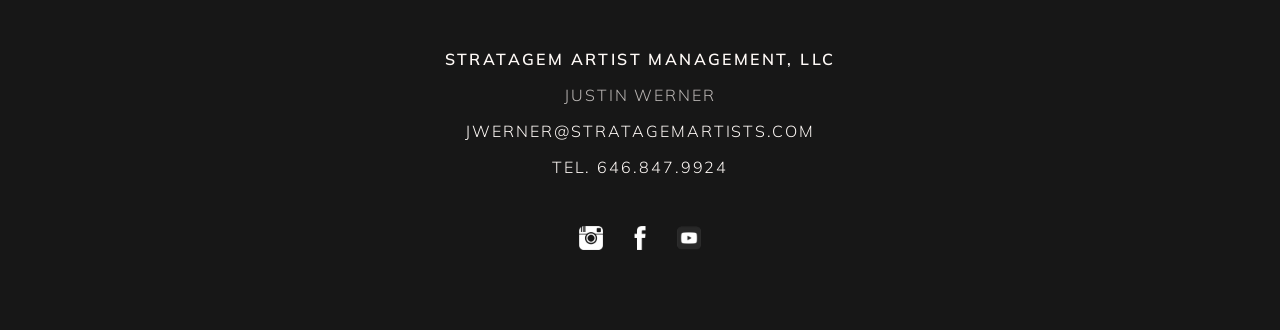
<file: teaching/index.html>
<!DOCTYPE html>
<html lang="en">
<head>
  <meta charset="UTF-8">
  <meta name="viewport" content="width=device-width, initial-scale=1.0">
  <title>Teaching | Brad Bickhardt | Tenor</title>
  
  <!-- Google Fonts (EB Garamond 400/600 & Mulish 200/300/400/600) -->
  <link rel="preconnect" href="https://fonts.googleapis.com">
  <link rel="preconnect" href="https://fonts.gstatic.com" crossorigin>
  <link href="https://fonts.googleapis.com/css2?family=EB+Garamond:ital,wght@0,400..600;1,400..600&family=Mulish:wght@200;300;400;600&display=swap" rel="stylesheet">
  
  <!-- Home Page Relative Stylesheet Link -->
  <link rel="stylesheet" href="../style.css">
</head>
<body>

  <!-- Navigation Bar Component -->
  <header class="site-header">
    <div class="header-container">
      <!-- 1. Logo (Extreme Left) -->
      <a href="../" class="logo">
        BRAD<br>BICKHARDT
      </a>

      <!-- 2. Navigation Menu (Middle) -->
      <nav class="nav-menu">
        <ul class="nav-list">
          <li><a href="../" class="nav-link">HOME</a></li>
          <li><a href="../photos/" class="nav-link">PHOTOS</a></li>
          <li><a href="../media/" class="nav-link">MEDIA</a></li>
          <li><a href="../about/" class="nav-link">ABOUT</a></li>
          <li><a href="../schedule/" class="nav-link active">SCHEDULE</a></li>
          <li><a href="../contact/" class="nav-link">CONTACT</a></li>
          <li><a href="../teaching/" class="nav-link">TEACHING</a></li>
        </ul>
      </nav>

      <!-- 3. CTA Contact Button (Extreme Right on Desktop) -->
      <a href="../contact/" class="desktop-cta-button">CONTACT</a>

      <!-- 4. Hamburger Toggle (Extreme Right on Mobile) -->
      <button class="menu-toggle" aria-label="Toggle menu" aria-expanded="false">
        <span class="hamburger-line"></span>
        <span class="hamburger-line"></span>
        <span class="hamburger-line"></span>
      </button>
    </div>
  </header>

<!-- START OF CONTENT WITHIN <main> TAGS -->
<main>
  <section class="teaching-section">
    <div class="teaching-container">
      
      <!-- Page Title -->
      <h1 class="teaching-heading">Teaching</h1>
      
      <!-- 2-Column Desktop Grid / 1-Column Mobile Stack -->
      <div class="teaching-grid">
        
        <!-- Left Column: Background -->
        <div class="teaching-col">
          <h2 class="section-subheading">Background</h2>
          <p class="teaching-paragraph">Mr. Bickhardt has successfully run a private voice studio in which his students have gone on to be cast as principal roles in IU Opera Theater productions, IU Theatre productions, and accepted into the IU Musical Theatre major degree program. Utilizing a combination of vocal pedagogy from some of the best teachers and coaches in the United States, Mr. Bickhardt is comfortable working with singers of a multitude of styles including: <strong>classical, pop, rock, musical theatre, and jazz</strong>. </p>
          <p class="teaching-paragraph">He prepares an individualized approach for each student, while still relating the concepts of “bel canto” technique to whichever style his students aim to improve upon. While completing his Masters in Vocal Performance, he was an Associate Instructor of Voice for the Jacobs School of Music. He has also researched and written upon the applications of musical theatre repertoire into the training of undergraduate tenor voices. <p>
        </div>

        <!-- Right Column: Testimonials & Rates -->
        <div class="teaching-col">
          <h2 class="section-subheading">Testimonials</h2>
          <blockquote class="teaching-quote">“Brad was such an inspiring teacher and helped me perfect many of the nuances of my voice. I am so grateful to have worked closely with him.”</blockquote>
          <blockquote class="teaching-quote">“Before coming to Brad, I had no vocal training. Within the first few lessons, I noticed a huge improvement in the way I sang. <strong>Brad transformed my approach to singing</strong>; I left every lesson invigorated and ready to continue learning. He is a wonderful, caring, and incredibly knowledgeable teacher.”</blockquote>
          
          <h2 class="section-subheading rates-subheading">Lesson Rates</h2>
          <ul class="rates-list">
            <li class="rate-item">$25 / 30 min</li>
            <li class="rate-item">$35 / 45 min</li>
            <li class="rate-item">$50 / 1 hr</li>
          </ul>
        </div>

      </div>

      <!-- Centered CTA button at the bottom -->
      <div class="teaching-cta-wrapper">
        <a href="../contact/" class="teaching-cta-button">Contact for your first lesson →</a>
      </div>

    </div>
  </section>
</main>
<!-- END OF CONTENT WITHIN <main> TAGS -->


  <!-- BOTTOM FOOTER COMPONENT -->
  <footer class="site-footer">
    <div class="footer-container">
      
      <!-- 1. Footer Navigation Menu -->
      <nav class="footer-nav">
        <ul class="footer-nav-list">
          <li><a href="../" class="footer-nav-link">HOME</a></li>
          <li><a href="../about/" class="footer-nav-link">ABOUT</a></li>
          <li><a href="../photos/" class="footer-nav-link">PHOTOS</a></li>
          <li><a href="../media/" class="footer-nav-link">MEDIA</a></li>
          <li><a href="../schedule/" class="footer-nav-link">SCHEDULE</a></li>
          <li><a href="../contact/" class="footer-nav-link">CONTACT</a></li>
          <li><a href="../teaching/" class="footer-nav-link">TEACHING</a></li>
        </ul>
      </nav>

      <!-- 2. Copyright / Design Credits -->
      <div class="footer-credits">
        <p>© BRAD BICKHARDT. ALL RIGHTS RESERVED.</p>
        <p>DESIGNED BY <a href="#" class="footer-link">EDWARD ATKINSON</a></p>
      </div>

      <!-- 3. Representation Details -->
      <div class="footer-management">
        <h4 class="management-title">STRATAGEM ARTIST MANAGEMENT, LLC</h4>
        <p class="management-meta">JUSTIN WERNER</p>
        <p class="management-meta"><a href="mailto:JWERNER@STRATAGEMARTISTS.COM" class="footer-link">JWERNER@STRATAGEMARTISTS.COM</a></p>
        <p class="management-meta"><a href="tel:6468479924" class="footer-link">TEL. 646.847.9924</a></p>
      </div>

      <!-- 4. PNG Social Media Icons -->
      <div class="footer-socials">
        <a href="#" class="social-icon-link" aria-label="Instagram"><img src="../img/social_inst.png" alt="Instagram"></a>
        <a href="#" class="social-icon-link" aria-label="Facebook"><img src="../img/social_fb.png" alt="Facebook"></a>
        <a href="#" class="social-icon-link" aria-label="YouTube"><img src="../img/social_yt.png" alt="YouTube"></a>
      </div>

    </div>
  </footer>

  <!-- Javascript imports -->
  <script src="../js/menu.js" defer></script>
  <script src="../js/carousel.js" defer></script>
</body>
</html>
</file>
<file: style.css>
/* ==========================================================================
   1. GLOBAL RESET & BASE STYLES
   ========================================================================== */
* {
  box-sizing: border-box;
  margin: 0;
  padding: 0;
}

body {
  background-color: #171717; /* Slate base background */
  font-family: 'Mulish', 'Muli', sans-serif;
  color: #fffaf7;
  -webkit-font-smoothing: antialiased;
  -moz-osx-font-smoothing: grayscale;
}

/* Shared Utility Style: Dark Blue Block Button & Desktop CTA Button */
.btn-dark-blue,
.desktop-cta-button {
  display: inline-block;
  background-color: #002447; /* Dark Blue */
  color: #ffffff; /* Solid White */
  font-family: 'Mulish', 'Muli', sans-serif;
  font-size: 14px;
  line-height: 22px;
  font-weight: 400; /* Normal */
  letter-spacing: 0.15em;
  text-decoration: none;
  text-transform: uppercase;
  padding: 16px 28px; /* Increased vertical padding to 16px */
  border-radius: 2px;
  text-align: center;
  transition: background-color 0.25s ease, color 0.25s ease;
}

.btn-dark-blue:hover,
.desktop-cta-button:hover {
  background-color: #bc672c; /* Warm Tan/Orange */
  color: #ffffff;
}

/* ==========================================================================
   2. HEADER & NAVIGATION STYLES
   ========================================================================== */
.site-header {
  background-color: #171717; /* Solid Slate */
  border-top: 12px solid #002447; /* Tripled Dark Blue bar at the top edge */
  border-bottom: 1px solid rgba(255, 250, 247, 0.05); /* Subtle bottom divider */
  position: sticky;
  top: 0;
  width: 100%;
  z-index: 1000;
}

.header-container {
  width: 100%;             /* Allow menu to expand to screen edges */
  max-width: none;         /* Remove layout caps so it goes all the way left/right */
  padding: 20px 40px;      /* Generous breathing room padding at screen edges */
  display: flex;
  justify-content: space-between; /* Pushes Logo left, Menu center, CTA right */
  align-items: center;
}

/* Logo Sizing & Typography */
.logo {
  font-family: 'EB Garamond', serif;
  font-size: 35px;
  line-height: 32px;
  font-weight: 600;
  color: #fffaf7;
  text-decoration: none;
  text-transform: uppercase;
  display: inline-block;
  letter-spacing: -0.01em;
  transition: opacity 0.25s ease;
}

.logo:hover {
  opacity: 0.85;
}

/* Navigation List Wrapper */
.nav-menu {
  display: flex;
  align-items: center;
}

.nav-list {
  display: flex;
  align-items: center;
  list-style: none;
}

/* Standard Nav Link Style */
.nav-link {
  font-family: 'Mulish', 'Muli', sans-serif;
  font-size: 16px; /* Sized precisely */
  line-height: 28px; /* Line height precisely matched */
  font-weight: 200; /* Extra Light */
  color: #fffaf7;
  text-decoration: none;
  text-transform: uppercase;
  letter-spacing: 0.15em;
  display: inline-block;
  
  /* Layout Spacing Specifications */
  padding: 15px 30px; /* 15px vertical padding, 30px horizontal padding */
  margin: 0 25px; /* 25px left/right margin spacing */
  
  transition: color 200ms ease; 
}

/* Hover State: Color fades smoothly to warm orange/tan (#bc672c), weight stays 200 */
.nav-link:hover {
  color: #bc672c;
}

/* Active State: Bold (Semi-Bold 600) and White */
.nav-link.active {
  font-weight: 600; /* Semi-Bold */
  color: #fffaf7;
}

/* Ensure active link stays white when hovered */
.nav-link.active:hover {
  color: #fffaf7;
}

/* Desktop-specific structural overrides for CTA button */
.desktop-cta-button {
  display: inline-block; 
}

/* Mobile Toggle Hamburger Button (Hidden on Desktop) */
.menu-toggle {
  display: none; /* Hidden on desktop */
  background: none;
  border: none;
  cursor: pointer;
  width: 44px;
  height: 44px;
  position: relative; /* Establish absolute alignment boundary for lines */
  border-radius: 4px;
  transition: background-color 0.25s ease;
}

/* Absolute vertical position stacking for pixel-perfect centering */
.hamburger-line {
  display: block;
  width: 24px;
  height: 2px;
  background-color: #fffaf7;
  position: absolute;
  left: 10px; /* Centered horizontally: (44px button - 24px line) / 2 */
  transition: transform 0.3s ease, opacity 0.3s ease, background-color 0.3s ease;
}

/* Base vertical offsets for default state */
.hamburger-line:nth-child(1) {
  top: 15px; /* Offset top */
}
.hamburger-line:nth-child(2) {
  top: 21px; /* Exactly centered */
}
.hamburger-line:nth-child(3) {
  top: 27px; /* Offset bottom */
}

/* ==========================================================================
   3. HERO CAROUSEL STYLES
   ========================================================================== */
.hero-carousel {
  position: relative;
  width: 100%;
  height: 90vh; /* Scaled precisely to 90% viewport height */
  overflow: hidden;
  background-color: #171717; /* Dark background fallback */
}

.carousel-container {
  position: relative;
  width: 100%;
  height: 100%;
}

/* Absolute Stacked Slides for Cross-Fade */
.carousel-slide {
  position: absolute;
  top: 0;
  left: 0;
  width: 100%;
  height: 100%;
  background-size: cover;
  background-position: center;
  background-repeat: no-repeat;
  opacity: 0;
  pointer-events: none;
  z-index: 1;
  transition: opacity 500ms ease-in-out; 
}

.carousel-slide.active {
  opacity: 1;
  pointer-events: auto;
  z-index: 2;
}

/* Vignette Legibility Protection Overlay */
.carousel-overlay {
  position: absolute;
  top: 0;
  left: 0;
  width: 100%;
  height: 100%;
  background: linear-gradient(
    to bottom,
    rgba(23, 23, 23, 0.1) 0%,
    rgba(23, 23, 23, 0.3) 50%,
    rgba(23, 23, 23, 0.75) 100%
  );
  z-index: 3;
}

/* Quote Layout */
.carousel-content {
  position: absolute;
  bottom: 12%; /* Sits elegantly above bottom dots margin */
  left: 50%;
  transform: translateX(-50%);
  width: 90%;
  max-width: 950px;
  text-align: center;
  z-index: 4;
}

.carousel-quote {
  font-family: 'EB Garamond', serif;
  font-size: clamp(24px, 4vw, 40px); /* Seamlessly scales size on smaller screens */
  line-height: 1.35;
  font-weight: 600; /* Styled Bold serif */
  color: #fffaf7;
  margin-bottom: 15px;
  text-shadow: 0 2px 12px rgba(0, 0, 0, 0.5); /* Boosts reading contrast on lighter sets */
}

.carousel-cite {
  font-family: 'Mulish', 'Muli', sans-serif;
  font-size: clamp(12px, 1.5vw, 15px);
  font-weight: 400;
  text-transform: uppercase;
  color: #fffaf7;
  letter-spacing: 0.2em;
  display: block;
  text-shadow: 0 1px 6px rgba(0, 0, 0, 0.5);
}

/* Slide Navigation Chevrons */
.carousel-nav {
  position: absolute;
  top: 50%;
  transform: translateY(-50%);
  background: none;
  border: none;
  cursor: pointer;
  padding: 15px;
  z-index: 5;
  transition: opacity 0.2s ease, transform 0.2s ease;
  display: flex;
  align-items: center;
  justify-content: center;
  opacity: 0.6;
}

.carousel-nav:hover {
  opacity: 1;
  transform: translateY(-50%) scale(1.1);
}

.carousel-prev {
  left: 20px;
}

.carousel-next {
  right: 20px;
}

.carousel-nav svg {
  width: clamp(30px, 4.5vw, 44px);
  height: clamp(30px, 4.5vw, 44px);
  filter: drop-shadow(0 2px 6px rgba(0, 0, 0, 0.5));
}

/* Slide Indicator Dots Container */
.carousel-dots {
  position: absolute;
  bottom: 5%;
  left: 50%;
  transform: translateX(-50%);
  display: flex;
  gap: 12px;
  z-index: 5;
}

/* Dot Style */
.carousel-dot {
  width: 10px;
  height: 10px;
  border-radius: 50%;
  border: none;
  background-color: rgba(255, 250, 247, 0.4); /* Muted inactive dot */
  cursor: pointer;
  transition: background-color 0.25s ease, transform 0.25s ease;
}

.carousel-dot:hover {
  background-color: rgba(255, 250, 247, 0.7);
}

.carousel-dot.active {
  background-color: #fffaf7; /* Solid active white */
  transform: scale(1.2);
}

/* ==========================================================================
   4. CONTENT GRID STYLES (Light Off-White Section)
   ========================================================================== */
.home-grid-section {
  background-color: #fffaf7; /* Light warm off-white */
  color: #171717; /* Dark slate text for maximum legibility */
  padding: 100px 0; /* Let grid-container manage the centered width padding */
  width: 100%;
}

.grid-container {
  width: 80%;             /* Desktop layout set at exactly 80% screen width */
  max-width: none;         
  margin: 0 auto;          /* Centers container on screen */
  display: flex;
  flex-direction: column;
  gap: 120px; /* Separator gap between Bio Block and Video Block */
}

/* SUB-SECTION 1: BIO BLOCK STYLE */
.bio-grid {
  display: grid;
  grid-template-columns: 1fr 1fr; /* Symmetrical split */
  gap: 80px;
  align-items: center; /* Vertically centers copy text beside portrait image */
}

.bio-text-col {
  display: flex;
  flex-direction: column;
  align-items: flex-start; /* Aligns read-more button left */
}

.grid-headline {
  font-family: 'EB Garamond', serif;
  font-size: 60px; /* Exact size */
  line-height: 65px; /* Exact line-height */
  font-weight: 600;
  color: #171717;
  margin-bottom: 25px;
}

.grid-paragraph {
  font-family: 'EB Garamond', serif; /* Updated font to elegant serif */
  font-size: 22px; /* Exact size */
  line-height: 38px; /* Exact line-height */
  font-weight: 400;
  color: #2e2e2e;
  margin-bottom: 35px;
}

.bio-image-col {
  display: flex;
  justify-content: center;
}

.bio-headshot {
  width: 100%;
  height: auto;
  display: block;
  border-radius: 2px;
  box-shadow: 0 4px 20px rgba(0, 0, 0, 0.05); /* Soft drop shadow definition */
}

/* SUB-SECTION 2: VIDEO BLOCK STYLE */
.video-grid {
  display: grid;
  grid-template-columns: 1fr 1fr;
  gap: 80px; /* Wide gap matches layout columns */
}

.video-card {
  display: flex;
  flex-direction: column;
  align-items: flex-start;
}

/* Fluid Aspect-Ratio Wrapper (Responsive 16:9) */
.video-iframe-wrapper {
  position: relative;
  width: 100%;
  padding-bottom: 56.25%; /* Keeps exact 16:9 proportion */
  height: 0;
  overflow: hidden;
  border-radius: 2px;
  background-color: #000;
  margin-bottom: 25px;
  box-shadow: 0 4px 15px rgba(0, 0, 0, 0.05);
}

.video-iframe-wrapper iframe {
  position: absolute;
  top: 0;
  left: 0;
  width: 100%;
  height: 100%;
  border: 0;
}

.video-title {
  font-family: 'EB Garamond', serif;
  font-size: 32px; /* Exact size */
  line-height: 28px; /* Exact line-height */
  font-weight: 600;
  color: #171717;
  margin-bottom: 15px;
}

.video-meta {
  font-family: 'Mulish', 'Muli', sans-serif;
  font-size: 16px; /* Exact size */
  line-height: 28px; /* Exact line-height */
  font-weight: 300; /* Light 300 */
  color: #666666;
  text-transform: uppercase;
  letter-spacing: 0.12em;
  margin-bottom: 25px;
}

/* ==========================================================================
   5. FULL-WIDTH BANNER STYLES
   ========================================================================== */
.photo-banner-section {
  position: relative;
  width: 100%;
  height: 75vh; /* Updated precisely to 75vh height */
  min-height: 450px;
  background-size: cover;
  background-position: center;
  background-repeat: no-repeat;
  display: flex;
  justify-content: center;
  align-items: flex-end; /* Pin overlay button near the bottom frame border */
  padding-bottom: 60px; /* Spacing margin from bottom viewport frame */
}

/* Vignette Legibility Protection Overlay */
.photo-banner-overlay {
  position: absolute;
  top: 0;
  left: 0;
  width: 100%;
  height: 100%;
  background: linear-gradient(
    to bottom,
    rgba(23, 23, 23, 0.1) 0%,
    rgba(23, 23, 23, 0.4) 100%
  );
  z-index: 1;
}

.photo-banner-content {
  position: relative;
  z-index: 2;
}

/* Solid White Banner CTA Button */
.btn-white {
  display: inline-block;
  background-color: #ffffff;
  color: #171717; /* Slate dark contrast */
  font-family: 'Mulish', 'Muli', sans-serif;
  font-size: 14px;
  line-height: 22px;
  font-weight: 400; /* Normal weight */
  letter-spacing: 0.15em;
  text-decoration: none;
  text-transform: uppercase;
  padding: 16px 36px; /* Slightly wider padding footprint for horizontal symmetry */
  border-radius: 2px;
  box-shadow: 0 4px 15px rgba(0, 0, 0, 0.15); /* Strong contrast shadow */
  transition: background-color 0.25s ease, color 0.25s ease;
}

.btn-white:hover {
  background-color: #bc672c; /* Warm Tan/Orange */
  color: #ffffff;
}

/* ==========================================================================
   6. BOTTOM FOOTER STYLES
   ========================================================================== */
.site-footer {
  background-color: #171717; /* Solid Slate */
  border-top: 1px solid rgba(255, 250, 247, 0.05); /* Subtle baseline border separator */
  padding: 80px 40px;
  width: 100%;
}

.footer-container {
  width: 80%; /* Match centered layout column widths on desktop */
  max-width: none;
  margin: 0 auto;
  display: flex;
  flex-direction: column;
  align-items: center;
  gap: 45px; /* Clean spacing between subdivisions */
  text-align: center;
}

/* Footer Nav Sizing & Layout */
.footer-nav-list {
  display: flex;
  justify-content: center;
  list-style: none;
  gap: 35px; /* Spacing between navigation links */
}

.footer-nav-link {
  font-family: 'Mulish', 'Muli', sans-serif;
  font-size: 16px; /* Match Nav Links Size */
  line-height: 28px; /* Match Nav Links Height */
  font-weight: 400;
  color: #fffaf7;
  text-decoration: none;
  text-transform: uppercase;
  letter-spacing: 0.15em;
  transition: color 0.2s ease;
}

.footer-nav-link:hover {
  color: #bc672c; /* Cohesive Warm Tan hover transition */
}

/* Secondary Anchor Links */
.footer-link {
  color: #fffaf7;
  text-decoration: none;
  transition: color 0.2s ease;
}

.footer-link:hover {
  color: #bc672c;
}

/* Copyright & Design Credits */
.footer-credits {
  font-family: 'Mulish', 'Muli', sans-serif;
  font-size: 16px; /* Sized to match primary text blocks */
  line-height: 28px; /* Height matched */
  font-weight: 300; /* Clean Light */
  color: rgba(255, 250, 247, 0.6); /* Soft secondary text contrast */
  letter-spacing: 0.12em;
}

/* Representation Block */
.footer-management {
  display: flex;
  flex-direction: column;
  gap: 8px;
}

.management-title {
  font-family: 'Mulish', 'Muli', sans-serif;
  font-size: 16px; /* Match Title blocks */
  line-height: 28px; /* Height matched */
  font-weight: 600; /* Bold header */
  color: #fffaf7;
  letter-spacing: 0.15em;
}

.management-meta {
  font-family: 'Mulish', 'Muli', sans-serif;
  font-size: 16px; /* Sized to match standard text blocks */
  line-height: 28px; /* Height matched */
  font-weight: 300; /* Clean Light */
  color: rgba(255, 250, 247, 0.7);
  letter-spacing: 0.12em;
}

/* Social Media png Icons */
.footer-socials {
  display: flex;
  gap: 25px; /* Gap between icons */
  justify-content: center;
  align-items: center;
}

.social-icon-link {
  display: inline-block;
  transition: opacity 0.2s ease, transform 0.2s ease;
}

.social-icon-link:hover {
  opacity: 0.8;
  transform: scale(1.1); /* Subtle zoom depth */
}

.social-icon-link img {
  width: 24px; /* Exact custom layout size limit */
  height: 24px;
  object-fit: contain;
  display: block;
}

/* ==========================================================================
   7. ABOUT PAGE STYLES (Primary Desktop Grid)
   ========================================================================== */
.about-section {
  background-color: #fffaf7; /* Matches light warm off-white content background */
  color: #171717; /* Dark slate text for reading contrast */
  padding: 100px 0;
  width: 100%;
}

.about-container {
  width: 80%; /* Centers cleanly and mirrors home grid widths on desktop */
  max-width: none;
  margin: 0 auto;
  display: flex;
  flex-direction: column;
  gap: 120px; /* Breathing room space before quotes block */
}

.about-grid {
  display: grid;
  grid-template-columns: 1fr 1fr; /* Symmetrical equal column split */
  gap: 80px;
  align-items: start; /* Locks text column baseline alignment to top */
}

.about-text-col {
  display: flex;
  flex-direction: column;
}

.about-headline {
  font-family: 'EB Garamond', serif;
  font-size: 60px; /* Spec matches requested 60px size */
  line-height: 65px; /* Spec matches requested 65px height */
  font-weight: 400; /* Garamond 400 normal weight */
  color: #171717;
  margin-bottom: 35px;
}

.about-headline em {
  font-style: italic;
  font-weight: 400;
}

.about-paragraph {
  font-family: 'EB Garamond', serif;
  font-size: 22px;
  line-height: 38px;
  font-weight: 400;
  color: #2e2e2e;
  margin-bottom: 25px;
}

.about-paragraph:last-of-type {
  margin-bottom: 0;
}

/* Centered Button Wrapper to align block button precisely inside text column */
.about-button-wrapper {
  display: flex;
  justify-content: center;
  margin-top: 40px;
  width: 100%;
}

/* Download Resume Button (Muli/Mulish, Weight 200, 12px, 28px height, uniform padding) */
.about-btn-resume {
  display: inline-block;
  background-color: #002447; /* Dark Blue */
  color: #ffffff; /* Solid White */
  font-family: 'Mulish', 'Muli', sans-serif;
  font-size: 12px;
  line-height: 28px;
  font-weight: 200; /* Extra Light */
  letter-spacing: 0.15em;
  text-decoration: none;
  text-transform: uppercase;
  padding: 16px 28px; /* Uniform vertical and horizontal padding matching home page buttons */
  border-radius: 2px;
  text-align: center;
  transition: background-color 0.25s ease, color 0.25s ease;
}

.about-btn-resume:hover {
  background-color: #bc672c; /* Warm Tan/Orange */
  color: #ffffff;
}

.about-image-col {
  display: flex;
  justify-content: center;
}

.about-headshot {
  width: 100%;
  height: auto;
  display: block;
  border-radius: 2px;
  box-shadow: 0 4px 20px rgba(0, 0, 0, 0.05);
}

/* Press Quotes styling blocks */
.press-quotes-container {
  display: flex;
  flex-direction: column;
  align-items: center;
  text-align: center;
}

.press-heading {
  font-family: 'EB Garamond', serif;
  font-size: 48px;
  line-height: 54px;
  font-weight: 400;
  color: #171717;
  margin-bottom: 60px;
}

.quote-item {
  margin-bottom: 50px;
  max-width: 850px;
  width: 100%;
}

.quote-item:last-child {
  margin-bottom: 0;
}

.quote-text {
  font-family: 'EB Garamond', serif;
  font-size: 22px; /* Set precisely to 22px */
  line-height: 38px; /* Set precisely to 38px line height */
  font-weight: 500; /* Medium weight */
  color: #171717;
  margin-bottom: 8px; /* Tight visual margin before citation source */
}

.quote-cite {
  font-family: 'EB Garamond', serif; /* Critically set to EB Garamond */
  font-size: 22px; /* Set precisely to 22px */
  line-height: 38px; /* Set precisely to 38px line height */
  font-weight: 400; /* Weight 400 normal */
  color: #666666;
  font-style: normal; /* Removes default citation italics */
  display: block;
}

/* ==========================================================================
   10. TEACHING PAGE STYLES (Added)
   ========================================================================== */
.teaching-section {
  background-color: #fff4ed; /* Light warm off-white */
  color: #171717; /* Dark slate text */
  padding: 100px 0;
  width: 100%;
}

.teaching-container {
  width: 80%; /* Content column set exactly to 90% */
  margin: 0 auto;
  display: flex;
  flex-direction: column;
}

.teaching-heading {
  font-family: 'EB Garamond', serif;
  font-size: 60px;
  line-height: 65px;
  font-weight: 400; /* Regular weight */
  color: #171717;
  text-align: center;
  margin-bottom: 60px;
}

.teaching-grid {
  display: grid;
  grid-template-columns: 1fr 1fr; /* Symmetrical split */
  gap: 80px;
  align-items: start;
}

.section-subheading {
  font-family: 'Mulish', sans-serif;
  font-size: 22px;
  line-height: 28px;
  font-weight: 700;
  text-transform: uppercase;
  letter-spacing: 0.12em;
  color: #171717;
  margin-bottom: 30px;
}

.rates-subheading {
  margin-top: 50px; /* Creates separating gap below the testimonials */
}

.teaching-paragraph {
  font-family: 'EB Garamond', serif;
  font-size: 22px;
  line-height: 38px;
  font-weight: 400;
  color: #2e2e2e;
  margin-bottom: 25px;
}

.teaching-paragraph:last-of-type {
  margin-bottom: 0;
}

.teaching-quote {
  font-family: 'EB Garamond', serif;
  font-style: italic; /* Beautiful Garamond Italics */
  font-size: 30px;
  line-height: 42px;
  font-weight: 400;
  color: #2e2e2e;
  margin-bottom: 30px;
}

.teaching-quote:last-of-type {
  margin-bottom: 0;
}

.rates-list {
  list-style: none;
}

.rate-item {
  font-family: 'EB Garamond', serif;
  font-size: 22px;
  line-height: 38px;
  font-weight: 400;
  color: #2e2e2e;
}

/* Centered CTA wrapper and button styles */
.teaching-cta-wrapper {
  display: flex;
  justify-content: center;
  margin-top: 80px;
  width: 100%;
}

.teaching-cta-button {
  display: inline-block;
  background-color: #002447; /* Dark Blue */
  color: #ffffff;
  font-family: 'Mulish', sans-serif;
  font-size: 14px;
  line-height: 22px;
  font-weight: 400;
  letter-spacing: 0.15em;
  text-decoration: none;
  text-transform: uppercase;
  padding: 16px 36px; /* Matches the visual weight of other bottom buttons */
  border-radius: 2px;
  text-align: center;
  transition: background-color 0.25s ease, color 0.25s ease;
}

.teaching-cta-button:hover {
  background-color: #bc672c; /* Warm Tan/Orange */
  color: #ffffff;
}

/* ==========================================================================
   11. CONTACT PAGE STYLES (Added)
   ========================================================================== */
.contact-section {
  background-color: #fff4ed; /* Matches warm off-white base pages */
  color: #171717; /* Dark slate text */
  padding: 100px 0;
  width: 100%;
  text-align: center;
}

.contact-container {
  width: 80%; /* Sets centered content column to exactly 80% on desktop */
  max-width: 800px;
  margin: 0 auto;
}

.contact-heading {
  font-family: 'EB Garamond', serif;
  font-size: 60px;
  line-height: 65px;
  font-weight: 400; /* Regular weight EB Garamond */
  color: #171717;
  margin-bottom: 40px;
}

.contact-info {
  display: flex;
  flex-direction: column;
  gap: 2px; /* Clean spacing between rows */
  align-items: center;
}

.contact-subtext {
  font-family: 'Mulish', sans-serif;
  font-size: 18px;
  line-height: 28px;
  font-weight: 300;
  color: #2e2e2e;
  letter-spacing: 0.05em;
}

.contact-link-row {
  font-family: 'Mulish', sans-serif;
  font-size: 18px;
  line-height: 28px;
}

.contact-link {
  color: #171717;
  text-decoration: underline;
  text-underline-offset: 4px; /* Elevates baseline underline for clean letter clearance */
  transition: color 0.25s ease;
}

.contact-link:hover {
  color: #bc672c; /* Cohesive Warm Tan transition on hover states */
}

/* Big Stage Banner Section */
.contact-banner-section {
  width: 100%;
  height: 90vh; /* Set as a tall dramatic background photo panel */
  min-height: 450px;
  background-image: url('img/contact_stage.jpg'); /* Handled relative to CSS root directory */
  background-size: cover;
  background-position: top;
  background-repeat: no-repeat;
}

/* ==========================================================================
   12. SCHEDULE PAGE STYLES (Added)
   ========================================================================== */
.schedule-hero {
  position: relative;
  width: 100%;
  /* Implements 180 DEG linear gradient layer transitioning to solid Webflow dark blue */
  background: linear-gradient(180deg, rgba(0, 36, 71, 0) 0%, rgba(0, 36, 71, 1) 100%), 
              url('img/carousel-1.jpg');
  background-size: cover;
background-position: center, 50% 20%; 
  background-repeat: no-repeat;
  display: flex;
  align-items: center;
  padding: 100px 0;
}

.schedule-hero-container {
  width: 50%; /* Upper content container width */
  margin: 0 auto;
}

.schedule-hero-grid {
  display: grid;
  grid-template-columns: 1.2fr 0.8fr; /* Keeps right column clear to expose hero photo */
  gap: 80px;
}

.upcoming-heading {
  font-family: 'EB Garamond', serif;
  font-size: 70px;
  line-height: 70px;
  font-weight: 500; /* Medium Weight */
  font-style: italic; /* Italic */
  color: #fffaf7;
  margin-bottom: 50px;
}

.schedule-item {
  margin-bottom: 40px;
}

.schedule-item:last-child {
  margin-bottom: 0;
}

.opera-title {
  font-family: 'EB Garamond', serif;
  font-size: 32px;
  line-height: 32px;
  font-weight: 800; /* Extra Bold */
  text-transform: uppercase;
  margin-bottom: 12px;
}

.opera-meta {
  font-family: 'Mulish', sans-serif;
  font-size: 16px;
  line-height: 28px;
  font-weight: 300;
  text-transform: uppercase;
  letter-spacing: 0.12em;
}

/* Color thematic controls for overlay vs page backgrounds */
.item-light .opera-title,
.item-light .opera-meta {
  color: #fffaf7;
}

.item-dark .opera-title {
  color: #171717; /* Dark slate */
}

.item-dark .opera-meta {
  color: #2e2e2e; /* Muted slate */
}

.schedule-footnote {
  font-family: 'Mulish', sans-serif;
  font-size: 14px;
  line-height: 20px;
  font-weight: 300;
  color: #666666;
  text-transform: lowercase;
  margin-top: 4px;
}

/* Past Performances Lower Layout Section */
.schedule-past-section {
  background-color: #fff4ed; /* Set cleanly to warm peachy background color */
  padding: 100px 0;
  width: 100%;
}

.schedule-past-container {
  width: 80%; /* Updated to exactly 80% content width on desktop */
  max-width: 800px; /* Constrains column width to match screenshot bounds */
  margin: 0 auto;
  display: flex;
  flex-direction: column;
}

.schedule-past-list {
  display: flex;
  flex-direction: column;
}

.schedule-cta-wrapper {
  display: flex;
  justify-content: center;
  margin-top: 60px;
  width: 100%;
}

/* ==========================================================================
   13. PHOTOS PAGE STYLES (Added)
   ========================================================================== */
.photos-section {
  background-color: #fffaf7; /* Elegant off-white backdrop */
  padding: 100px 0;
  width: 100%;
}

.photos-container {
  width: 60%; /* Updated to exactly 60% on desktop as requested */
  max-width: none;
  margin: 0 auto;
  display: flex;
  flex-direction: column;
  gap: 40px; /* Sets unified gap space between stacked elements */
}

.photo-stacked {
  width: 100%;
  height: auto;
  display: block;
}

/* 2-Column Section (Columns 3) */
.photos-columns-grid {
  display: grid;
  grid-template-columns: 1fr 1fr; /* Symmetrical equal-width split */
  gap: 40px;
}

.photos-column {
  display: flex;
  flex-direction: column;
  gap: 40px;
}

.photo-grid-item {
  width: 100%;
  height: auto;
  display: block;
}

/* ==========================================================================
   8. RESPONSIVE MOBILE STYLES (CONSOLIDATED 991px Breakpoint)
   ========================================================================== */
@media (max-width: 991px) {
	
	/* Mobile Background Focal Points for Carousel Slides */
  .carousel-slide.slide-1 {
    background-position: 60% 50%;
  }
  .carousel-slide.slide-2 {
    background-position: 20% 50%;
  }
  .carousel-slide.slide-3 {
    background-position: 90% 50%;
  }
  /* Spacing adjustment for smaller mobile/tablet layouts */
  .header-container {
    padding: 15px 20px;
  }

  .logo {
    font-size: 28px;
    line-height: 26px;
  }

  /* Show the mobile menu toggle on the right side of flex container */
  .menu-toggle {
    display: flex;
  }

  /* Hide the desktop CTA button entirely on mobile layout */
  .desktop-cta-button {
    display: none !important;
  }

  /* When the mobile menu is active, the toggle turns orange */
  .menu-toggle.open {
    background-color: #bc672c;
  }
  
  .menu-toggle.open .hamburger-line {
    background-color: #fffaf7;
  }

  /* Pixel-perfect alignment transformation to 'X' */
  .menu-toggle.open .hamburger-line:nth-child(1) {
    transform: translateY(6px) rotate(45deg); /* Slides 6px to center, rotates */
  }
  .menu-toggle.open .hamburger-line:nth-child(2) {
    opacity: 0;
    transform: scale(0); /* Smoothly shrinks out of view */
  }
  .menu-toggle.open .hamburger-line:nth-child(3) {
    transform: translateY(-6px) rotate(-45deg); /* Slides -6px to center, rotates */
  }

  /* Dropdown Navigation Menu - Custom Animatable Slide Fade-down */
  .nav-menu {
    position: absolute;
    top: 100%; /* Sits exactly below the header */
    left: 0;
    width: 100%;
    background-color: #171717; /* Solid Slate */
    border-bottom: 2px solid #bc672c; /* Highlight base edge of open menu */
    padding: 20px 0 40px 0;
    
    /* Default Hidden/Collapsed State */
    opacity: 0;
    visibility: hidden;
    transform: translateY(-15px); /* Offsets slightly upward */
    pointer-events: none; /* Prevents ghost-clicking hidden links */
    
    /* Smooth GPU transition across all properties */
    transition: opacity 300ms ease, transform 300ms ease, visibility 300ms;
    z-index: 999;
  }

  /* Smoothly transitions into view when active class is present */
  .nav-menu.open {
    opacity: 1;
    visibility: visible;
    transform: translateY(0); /* Slides down to natural position */
    pointer-events: auto;
  }

  .nav-list {
    flex-direction: column;
    width: 100%;
    gap: 0;
  }

  .nav-list li {
    width: 100%;
    text-align: center;
  }

  .nav-link {
    display: block;
    padding: 18px 0 !important; /* Safe mobile padding override */
    margin: 0 !important; /* Reset desktop-only margin spacing on mobile layout */
    font-size: 16px;
    letter-spacing: 0.2em;
    width: 100%;
  }

  /* Content Grid Responsive Overrides for smaller devices */
  .home-grid-section {
    padding: 60px 0; 
  }

  .grid-container {
    width: 100%; /* Spans 100% on mobile */
    padding: 0 20px; /* Safe appropriate mobile layout margins */
    gap: 80px;
  }

  /* Bio collapses to single column (Text naturally flows first, image second) */
  .bio-grid {
    grid-template-columns: 1fr;
    gap: 40px;
  }

  .grid-headline {
    font-size: 38px; /* Scaled down slightly to fit smaller displays safely */
    line-height: 44px;
  }

  .grid-paragraph {
    font-size: 18px; /* Scaled down slightly for mobile reading */
    line-height: 32px;
  }

  /* Video collapses to single column */
  .video-grid {
    grid-template-columns: 1fr;
    gap: 50px;
  }

  .video-title {
    font-size: 24px;
    line-height: 26px;
  }

  .video-meta {
    font-size: 14px;
    line-height: 24px;
  }

  /* Full-Width Photo Banner Mobile adjustments */
  .photo-banner-section {
    height: 50vh;
    min-height: 350px;
    padding-bottom: 40px;
  }

  /* Footer Mobile overrides */
  .site-footer {
    padding: 60px 0;
  }

  .footer-container {
    width: 100%;
    padding: 0 20px;
    gap: 35px;
  }

  .footer-nav-list {
    flex-direction: column; /* Vertical link stacks on mobile */
    gap: 20px;
    width: 100%;
    align-items: center;
  }

  .footer-nav-link {
    font-size: 16px;
    letter-spacing: 0.2em;
    display: block;
    width: 100%;
    text-align: center;
  }
  
  .footer-credits,
  .management-title,
  .management-meta {
    font-size: 14px; /* Mobile readability scaling */
    line-height: 24px;
  }

  /* ==========================================================================
     ABOUT PAGE MOBILE RESPONSIVE OVERRIDES
     ========================================================================== */
  .about-section {
    padding: 60px 0;
  }

  .about-container {
    width: 100%;
    padding: 0 20px;
    gap: 80px;
  }

  .about-grid {
    grid-template-columns: 1fr; /* Stacks column elements in a single block */
    gap: 40px;
  }

  .about-headline {
    font-size: 38px; /* Safe mobile headline scaling */
    line-height: 44px;
    margin-bottom: 25px;
  }

  .about-paragraph {
    font-size: 18px; /* Safe mobile paragraph scaling */
    line-height: 32px;
  }

  .about-button-wrapper {
    margin-top: 30px;
  }

  .press-heading {
    font-size: 36px; /* Elegant scale for smaller mobile quote block titles */
    line-height: 42px;
    margin-bottom: 40px;
  }

  .quote-item {
    margin-bottom: 40px;
  }

  .quote-text {
    font-size: 18px; /* Scales down gracefully for mobile display limits */
    line-height: 28px;
  }

  .quote-cite {
    font-size: 18px; /* Scales down gracefully to maintain balance on mobile views */
    line-height: 28px;
  }
  
  /* ==========================================================================
     MEDIA PAGE MOBILE RESPONSIVE OVERRIDES (Added inside 991px Media Query)
     ========================================================================== */
  .media-section {
    padding: 60px 0;
  }

  .media-container {
    width: 90%; /* Matches desktop: exactly 90% width with no fixed side padding */
    padding: 0;  /* Removes any fixed horizontal paddings */
  }

  .media-heading {
    font-size: 40px; /* Scaled precisely to 40px */
    line-height: 50px; /* Scaled precisely to 50px line height */
    margin-bottom: 30px;
  }

  .media-list {
    gap: 45px;
  }

  .media-section .video-title {
    font-size: 28px; /* Scaled precisely to 28px */
    line-height: 36px; /* Scaled precisely to 36px line height */
    color: #fffaf7;
  }

  .media-section .video-meta {
    font-size: 14px; /* Scaled precisely to 14px */
    line-height: 28px; /* Scaled precisely to 28px line height */
    color: #fffaf7;
  }
  
  /* ==========================================================================
     TEACHING PAGE MOBILE RESPONSIVE OVERRIDES (Added inside 991px Media Query)
     ========================================================================== */
  .teaching-section {
    padding: 60px 0;
  }

  .teaching-container {
    width: 90%; /* Content width set exactly to 90% */
    padding: 0;
  }

  .teaching-heading {
    font-size: 40px; /* Aligned mobile header scale */
    line-height: 50px;
    margin-bottom: 40px;
  }

  .teaching-grid {
    grid-template-columns: 1fr; /* Collapses to single column vertical stack */
    gap: 40px;
  }

  .section-subheading {
    font-size: 22px;
    line-height: 28px;
    margin-bottom: 20px;
  }

  .rates-subheading {
    margin-top: 40px;
  }

  .teaching-paragraph,
  .teaching-quote,
  .rate-item {
    font-size: 18px; /* High legibility scaled mobile font sizes */
    line-height: 32px;
  }

  .teaching-cta-wrapper {
    margin-top: 50px;
  }
  
  /* ==========================================================================
     CONTACT PAGE MOBILE RESPONSIVE OVERRIDES (Added inside 991px Media Query)
     ========================================================================== */
  .contact-section {
    padding: 60px 0;
  }

  .contact-container {
    width: 90%; /* Sets layout column to 90% wide on mobile devices */
  }

  .contact-heading {
    font-size: 40px;
    line-height: 50px;
    margin-bottom: 30px;
  }

  .contact-subtext,
  .contact-link-row {
    font-size: 16px;
    line-height: 24px;
  }

  .contact-banner-section {
    height: 50vh; /* Shrunk height for better framing on hand-held displays */
    min-height: 350px;
  }
  
  /* ==========================================================================
     SCHEDULE PAGE MOBILE RESPONSIVE OVERRIDES (Added inside 991px Media Query)
     ========================================================================== */
  .schedule-hero {
    min-height: auto;
    padding: 60px 0;
  }

  .schedule-hero-container {
    width: 90%; /* Unified mobile container margins */
    padding: 0;
  }

  .schedule-hero-grid {
    grid-template-columns: 1fr; /* Collapses columns to a simple stack */
    gap: 0;
  }

  .upcoming-heading {
    font-size: 44px; /* Scaled mobile headline size */
    line-height: 48px;
    margin-bottom: 30px;
  }

  .schedule-past-section {
    padding: 60px 0;
  }

  .schedule-past-container {
    width: 90%; /* Aligns with mobile boundaries */
    padding: 0;
  }

  .schedule-item {
    margin-bottom: 30px;
  }

  .opera-title {
    font-size: 26px; /* High legibility mobile opera title scaling */
    line-height: 30px;
  }

  .opera-meta {
    font-size: 14px; /* High legibility mobile meta description scaling */
    line-height: 22px;
  }
  
  /* ==========================================================================
     PHOTOS PAGE MOBILE RESPONSIVE OVERRIDES (Added inside 991px Media Query)
     ========================================================================== */
  .photos-section {
    padding: 60px 0;
  }

  .photos-container {
    width: 90%; /* Updated to exactly 90% on mobile viewports as requested */
    gap: 20px; /* Tighter layout gap padding suited for mobile screens */
  }

  .photos-columns-grid {
    grid-template-columns: 1fr; /* Collapses 2-columns side-by-side to vertical stacks */
    gap: 20px;
  }

  .photos-column {
    gap: 20px;
  }
}

/* ==========================================================================
   9. MEDIA PAGE STYLES (Updated to 90% Width Layout)
   ========================================================================== */
.media-section {
  background-color: #171717; /* Slate dark background */
  color: #fffaf7; /* Solid FFFAF7 white text style */
  padding: 100px 0;
  width: 100%;
}

.media-container {
  width: 90%; /* Replaced 80% with requested 90% content column width */
  max-width: 950px; /* Sits sharply on wider screens matching homepage thresholds */
  margin: 0 auto;
  display: flex;
  flex-direction: column;
}

.media-heading {
  font-family: 'EB Garamond', serif;
  font-size: 40px;
  line-height: 50px;
  font-weight: 400;
  color: #fffaf7;
  margin-bottom: 50px;
}

.media-list {
  display: flex;
  flex-direction: column;
  gap: 80px;
  width: 100%;
}

.media-section .video-title {
  color: #fffaf7; /* High contrast white */
  font-family: 'EB Garamond', serif;
  font-size: 28px;
  font-weight: 300;
  line-height: 36px;
  margin-top: 0px;
}

.media-section .video-meta {
  color: #fffaf7; /* Color updated to FFFAF7 as requested */
  font-family: 'Mulish', sans-serif;
  font-size: 14px;
  line-height: 28px;
  font-weight: 300;
  letter-spacing: 0.12em;
  margin-bottom: 0;
}
</file>
